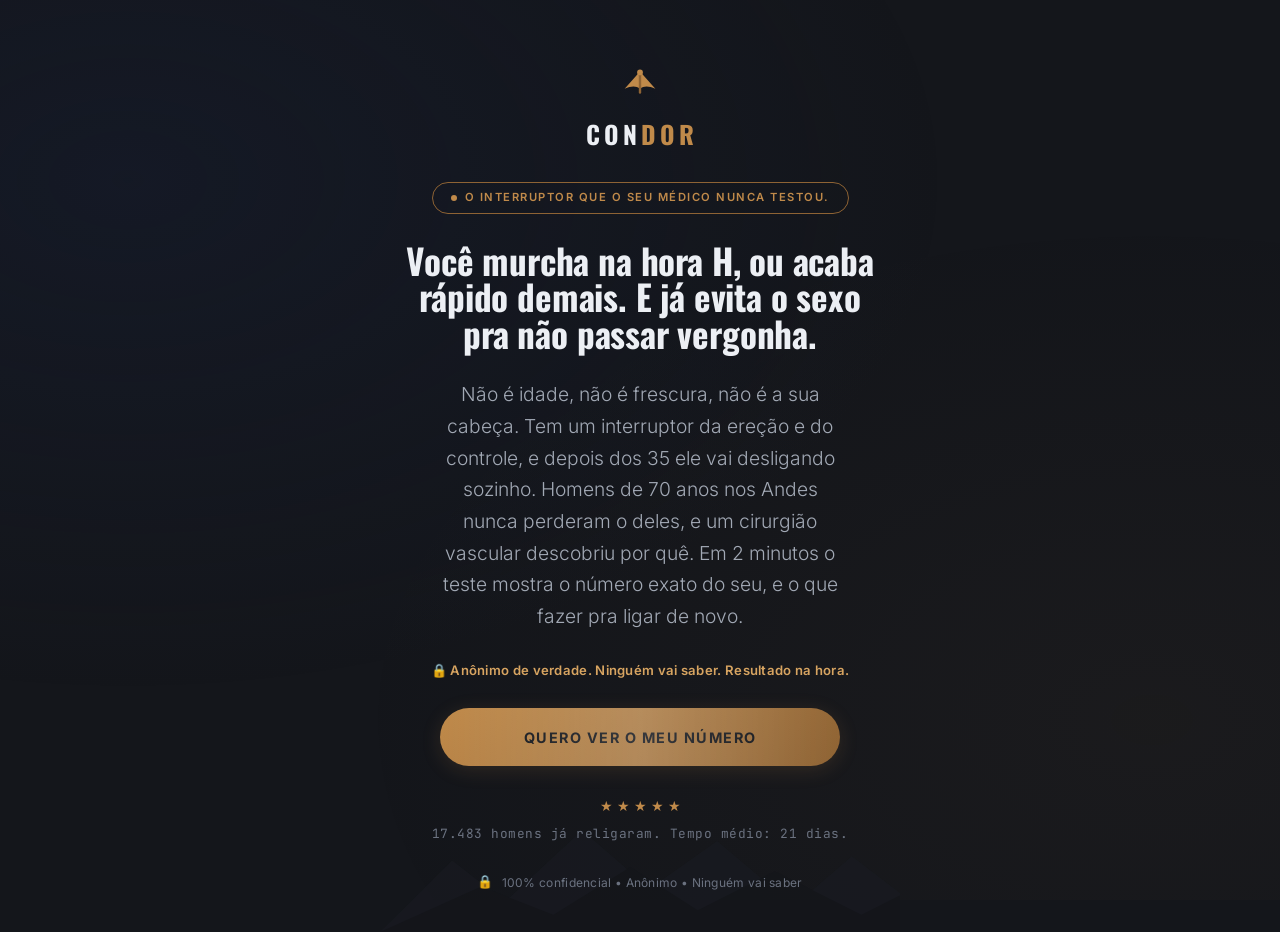
<file: index.html>
﻿<!DOCTYPE html>
<html lang="pt-BR">
<head>
<meta charset="UTF-8">
<meta name="viewport" content="width=device-width, initial-scale=1.0, maximum-scale=1.0, user-scalable=no">
<meta name="facebook-domain-verification" content="43udrjmhtpvce4czygckc2gttlgjyl" />
<title>CONDOR | O interruptor que desliga depois dos 35 (e como religar em 21 dias)</title>
<meta name="description" content="Você não fica duro e termina rápido. Não é idade: é um interruptor que desligou depois dos 35. Teste anônimo de 2 minutos mede o quanto o seu já desligou.">
<meta name="robots" content="noindex, nofollow">
<meta name="theme-color" content="#14161B">
<link rel="icon" href="data:image/svg+xml,<svg xmlns='http://www.w3.org/2000/svg' viewBox='0 0 100 100'><text y='.9em' font-size='90'>⚡</text></svg>">
<link rel="preconnect" href="https://fonts.googleapis.com">
<link rel="preconnect" href="https://fonts.gstatic.com" crossorigin>
<link href="https://fonts.googleapis.com/css2?family=Oswald:wght@500;600;700&display=swap" rel="stylesheet">

<!-- Preconnect ao endpoint Stape (encurta TTFB do GTM custom container) -->
<link rel="preconnect" href="https://data.desconecta.shop" crossorigin>
<link rel="dns-prefetch" href="https://data.desconecta.shop">

<!-- VORTX tracking stub (inline, síncrono): gera SCK + captura fbclid/utm ANTES do GTM disparar gtm.js.
     Crítico para Stape Store Writer e dedupe Ticto CAPI. -->
<script>(function(){"use strict";window.dataLayer=window.dataLayer||[];try{var u=new URLSearchParams(location.search),f=u.get("fbclid");if(f){sessionStorage.setItem("vx_fbclid",f);sessionStorage.setItem("vx_fbc","fb.1."+Date.now()+"."+f);}var tt=u.get("ttclid");if(tt)sessionStorage.setItem("vx_ttclid",tt);["utm_source","utm_medium","utm_campaign","utm_content","utm_term"].forEach(function(k){var v=u.get(k);if(v)sessionStorage.setItem("vx_"+k,v);});}catch(e){}function gSck(){return"br_"+Date.now().toString(36)+"_"+Math.random().toString(36).substr(2,9)+Math.random().toString(36).substr(2,4);}window.vortxGetOrCreateSck=function(){try{var s=sessionStorage.getItem("vx_sck");if(s)return s;s=gSck();sessionStorage.setItem("vx_sck",s);return s;}catch(e){if(!window.__vx_sck)window.__vx_sck=gSck();return window.__vx_sck;}};try{window.vortxGetOrCreateSck();}catch(e){}function eId(n){return n+"_"+Date.now()+"_"+Math.random().toString(36).substr(2,9);}window.vortxGetAttribution=function(){try{var p={},fc=sessionStorage.getItem("vx_fbclid"),fb=sessionStorage.getItem("vx_fbc");if(fc)p.fbclid=fc;if(fb)p.fbc=fb;var tc=sessionStorage.getItem("vx_ttclid");if(tc)p.ttclid=tc;var tp=(document.cookie.match(/(?:^|;\s*)_ttp=([^;]+)/)||[])[1];if(tp)p.ttp=decodeURIComponent(tp);var fp=(document.cookie.match(/(?:^|;\s*)_fbp=([^;]+)/)||[])[1];if(fp)p.fbp=decodeURIComponent(fp);["utm_source","utm_medium","utm_campaign","utm_content","utm_term"].forEach(function(k){var v=sessionStorage.getItem("vx_"+k);if(v)p[k]=v;});return p;}catch(e){return{};}};window.vortxTrack=function(n,p){try{p=p||{};window.dataLayer.push(Object.assign({event:n,event_id:p._eventId||eId(n),sck:window.vortxGetOrCreateSck(),attribution:window.vortxGetAttribution()},p));}catch(e){}};window.vortxTrackSync=function(n,p){try{p=p||{};var i=p._eventId||eId(n);window.dataLayer.push(Object.assign({event:n,event_id:i,sck:window.vortxGetOrCreateSck(),attribution:window.vortxGetAttribution()},p));return i;}catch(e){return null;}};window.vortxEnsureTracking=function(){};window.vortxIsLegitimateConversionPage=function(){try{var p=new URLSearchParams(location.search);if(p.get("src")==="vortx_funnel")return true;var r=document.referrer||"";if(/ticto\.com\.br|payment\.ticto|checkout\.ticto|lastlink\.com/i.test(r))return true;if(r.indexOf(location.origin)===0)return true;return false;}catch(e){return false;}};})();</script>

<!-- Google Tag Manager (Stape Custom Loader first-party) -->
<script>(function(w,d,s,l,i){w[l]=w[l]||[];w[l].push({'gtm.start':new Date().getTime(),event:'gtm.js'});var f=d.getElementsByTagName(s)[0],j=d.createElement(s);j.async=true;j.src="https://data.desconecta.shop/76tifylkies.js?"+i;f.parentNode.insertBefore(j,f);})(window,document,'script','dataLayer','9d=GgFULDg0SyI%2FXCE4Wy0sTwVYW0VdXwIHTgEMGA8WCAwQEQhFHxEJGQ%3D%3D');</script>
<!-- End Google Tag Manager -->

<style>@font-face{font-family:'Playfair Display Fallback';src:local('Georgia');size-adjust:112%;ascent-override:90%;descent-override:22%;line-gap-override:0%}@font-face{font-family:'Inter Fallback';src:local('Arial');size-adjust:107%;ascent-override:90%;descent-override:22%;line-gap-override:0%}@font-face{font-family:'Playfair Display';font-style:normal;font-weight:700;font-display:swap;src:url('/fonts/playfair-display-latin-700-normal.woff2') format('woff2')}@font-face{font-family:'Inter';font-style:normal;font-weight:400;font-display:swap;src:url('/fonts/inter-latin-400-normal.woff2') format('woff2')}@font-face{font-family:'Inter';font-style:normal;font-weight:700;font-display:swap;src:url('/fonts/inter-latin-700-normal.woff2') format('woff2')}:root{--bg-primary:#14161B;--bg-secondary:#181B21;--bg-card:rgba(255,255,255,0.04);--bg-card-hover:rgba(255,255,255,0.07);--bg-card-selected:rgba(192,138,74,0.08);--bg-input:rgba(255,255,255,0.05);--bg-interstitial:#161922;--gold:#C08A4A;--gold-light:#D7A461;--gold-dark:#8E6334;--gold-glow:rgba(192,138,74,0.16);--gold-subtle:rgba(192,138,74,0.06);--text-primary:#ECEFF4;--text-secondary:#A2A9B5;--text-muted:#6B7280;--text-gold:#C08A4A;--border-default:rgba(255,255,255,0.06);--border-hover:rgba(255,255,255,0.12);--border-selected:rgba(192,138,74,0.5);--status-critical:#D2553F;--status-attention:#C8893C;--status-moderate:#C08A4A;--status-good:#4CAF6A;--radius-card:20px;--radius-btn:50px;--radius-sm:12px;--radius-md:16px;--radius-lg:24px;--radius-full:50%;--font-display:'Oswald','Arial Narrow',sans-serif;--font-body:'Inter','Inter Fallback',-apple-system,sans-serif;--font-mono:'JetBrains Mono',monospace;--transition:250ms ease;--transition-slow:400ms cubic-bezier(0.16,1,0.3,1)}*,::after,::before{margin:0;padding:0;box-sizing:border-box}html{font-size:16px;-webkit-font-smoothing:antialiased}body{font-family:var(--font-body);background:var(--bg-primary);color:var(--text-primary);line-height:1.6;min-height:100vh;overflow-x:hidden}body::before{content:'';position:fixed;inset:0;background:radial-gradient(ellipse at 10% 20%,rgba(22,33,62,.3) 0,transparent 50%),radial-gradient(ellipse at 90% 80%,rgba(192,138,74,.04) 0,transparent 50%);pointer-events:none;z-index:0;contain:strict}a{color:var(--gold);text-decoration:none}.app-container{position:relative;z-index:1;min-height:100vh}.screen{display:none;min-height:100vh;min-height:100dvh;padding:24px 20px;max-width:520px;margin:0 auto;width:100%;flex-direction:column}.screen.active{display:flex}.gate{text-align:center;justify-content:center;align-items:center;gap:28px;padding:60px 20px 40px}.gate-logo{font-family:var(--font-body);font-weight:700;font-size:1.1rem;letter-spacing:8px;color:var(--gold);text-transform:uppercase}.gate-logo span{display:inline-block;width:6px;height:6px;background:var(--gold);border-radius:var(--radius-full);margin-left:3px;vertical-align:middle}.gate-badge{display:inline-flex;align-items:center;gap:8px;padding:6px 18px;border:1px solid var(--border-default);border-radius:var(--radius-btn);font-size:.7rem;font-weight:600;color:var(--text-secondary);letter-spacing:1.5px;text-transform:uppercase}.gate-badge::before{content:'';width:6px;height:6px;border-radius:var(--radius-full);background:var(--gold);animation:2s ease-in-out infinite pulse}.gate-headline{font-family:var(--font-display);font-weight:700;font-size:clamp(1.65rem,6vw,2.2rem);line-height:1.2;color:var(--text-primary);max-width:480px}.gate-subheadline{font-size:clamp(1.1rem,3.2vw,1.2rem);font-weight:300;color:var(--text-secondary);max-width:400px;line-height:1.65}.gate-timer-strip{font-size:.82rem;font-weight:600;color:var(--gold-light);letter-spacing:.3px;line-height:1.5}.gate-social-proof{display:flex;flex-direction:column;align-items:center;gap:6px}.stars{display:flex;gap:3px;color:var(--gold);font-size:.9rem}.gate-social-count{font-family:var(--font-mono);font-size:.8rem;color:var(--text-muted);letter-spacing:.5px}.gate-privacy{display:flex;align-items:center;gap:8px;font-size:.75rem;color:var(--text-muted);letter-spacing:.3px}.gate-privacy::before{content:'🔒';font-size:.8rem}.btn-cta{display:flex;align-items:center;justify-content:center;padding:18px 40px;background:linear-gradient(135deg,var(--gold),var(--gold-dark));color:var(--bg-primary);font-family:var(--font-body);font-weight:700;font-size:.9rem;letter-spacing:1.5px;text-transform:uppercase;border:none;border-radius:var(--radius-btn);cursor:pointer;transition:all var(--transition);width:100%;max-width:400px;margin:0 auto;min-height:58px;position:relative;overflow:hidden;box-shadow:0 4px 20px var(--gold-glow)}.btn-cta::after{content:'';position:absolute;top:0;left:0;width:100%;height:100%;background:linear-gradient(90deg,transparent,rgba(255,255,255,.15),transparent);animation:4s ease-in-out infinite shimmer;will-change:transform}@keyframes pulse{0%,100%{opacity:.4;transform:scale(1)}50%{opacity:1;transform:scale(1.3)}}@keyframes shimmer{0%{transform:translateX(-100%)}100%,40%{transform:translateX(100%)}}</style>

<!-- Fontes acima-do-fold (gate): Playfair 700 = LCP serif, Inter 400 = subheadline, Inter 700 = logo + CTA -->
<link rel="preload" href="/fonts/playfair-display-latin-700-normal.woff2" as="font" type="font/woff2" crossorigin>
<link rel="preload" href="/fonts/inter-latin-400-normal.woff2" as="font" type="font/woff2" crossorigin>
<link rel="preload" href="/fonts/inter-latin-700-normal.woff2" as="font" type="font/woff2" crossorigin>

<!-- styles.css carregado sem bloquear render. fonts.css é carregado depois do `load` (não é
     necessário para o gate: as @font-face dos fontes acima-do-fold estão inline acima). -->
<link rel="preload" href="css/styles.min.css?v=21" as="style" onload="this.onload=null;this.rel='stylesheet'">
<noscript><link rel="stylesheet" href="css/styles.min.css?v=21"></noscript>
<noscript><link rel="stylesheet" href="/fonts/fonts.css"></noscript>

<!-- Gate Altitude: assinatura visual (brasao condor, serra, wordmark) acima-do-fold -->
<style>
.gate{position:relative;overflow:hidden}
.gate>*:not(.gate-ridge){position:relative;z-index:1}
.gate-ridge{position:absolute;left:0;bottom:0;width:100%;height:130px;opacity:.55;z-index:0;pointer-events:none}
.gate-logo{display:block!important;width:100%!important;text-align:center!important;letter-spacing:0!important}
.gate-mark{display:block!important;margin:0 auto 8px auto!important;width:46px;height:46px}
.gate-wordmark{display:inline-block!important;margin:0 auto!important}
.gate-wordmark{font-family:var(--font-display);font-weight:700;font-size:1.55rem;letter-spacing:.16em;text-transform:uppercase;color:var(--text-primary)}
.gate-wordmark b{color:var(--gold);font-weight:700}
.gate-badge{border-color:var(--gold-dark);color:var(--gold)}
.gate-headline{font-family:var(--font-display);letter-spacing:-0.005em;line-height:1.04}
.alt-ridge{position:absolute;left:0;bottom:0;width:100%;height:120px;opacity:.45;z-index:0;pointer-events:none}
.alt-mark{display:block;width:44px;height:44px;margin:4px auto 16px}
.result-screen,.pricing-screen{position:relative;overflow:hidden}
.result-screen>*:not(.alt-ridge),.pricing-screen>*:not(.alt-ridge){position:relative;z-index:1}
/* logo do gate empilhada e centralizada (condor em cima, wordmark embaixo) */
/* mata a regra antiga .gate-logo span{width:6px} (pontinho do VORTX) que espremia o wordmark */
.gate-wordmark{padding-left:.16em;text-align:center;width:auto!important;height:auto!important;background:none!important;border-radius:0!important;margin-left:0!important;vertical-align:baseline!important}
/* medidor como protagonista: tira a cara de quiz (esconde fases + contador) */
.progress-phases,.progress-phase-labels{display:none!important}
#progress-step-counter{display:none!important}
.progress-inner{margin-bottom:2px}
.block-meter{padding:2px 2px 5px!important}
.block-meter-label{font-size:.64rem!important;letter-spacing:.18em!important;color:var(--text-secondary)!important}
.block-meter-track{height:14px!important}
.block-meter-value{font-size:.98rem!important}
</style>
</head>
<body>
  <div class="app-container">

    <section id="gate" class="screen gate active">
      <svg class="gate-ridge" viewBox="0 0 1080 120" preserveAspectRatio="none" aria-hidden="true"><path d="M0 120 L150 54 L260 92 L420 26 L560 80 L700 36 L860 96 L980 50 L1080 84 L1080 120 Z" fill="#1A1D23"/><path d="M0 120 L210 78 L360 104 L520 60 L660 100 L820 64 L1000 104 L1080 86 L1080 120 Z" fill="#14161B"/></svg>
      <div class="gate-logo">
        <svg class="gate-mark" viewBox="0 0 48 48" fill="none" aria-hidden="true"><path d="M24 12 L40 30 C33 27 28 27 24 30 C20 27 15 27 8 30 Z" fill="#C08A4A"/><path d="M24 16 L24 34" stroke="#8E6334" stroke-width="2.5" stroke-linecap="round"/><circle cx="24" cy="13" r="3" fill="#C08A4A"/></svg>
        <span class="gate-wordmark">CON<b>DOR</b></span>
      </div>
      <div class="gate-badge">O interruptor que o seu médico nunca testou.</div>
      <h1 class="gate-headline">Você murcha na hora H, ou acaba rápido demais. E já evita o sexo pra não passar vergonha.</h1>
      <p class="gate-subheadline">Não é idade, não é frescura, não é a sua cabeça. Tem um interruptor da ereção e do controle, e depois dos 35 ele vai desligando sozinho. Homens de 70 anos nos Andes nunca perderam o deles, e um cirurgião vascular descobriu por quê. Em 2 minutos o teste mostra o número exato do seu, e o que fazer pra ligar de novo.</p>
      <div class="gate-timer-strip">🔒 Anônimo de verdade. Ninguém vai saber. Resultado na hora.</div>
      <button class="btn-cta" id="btn-start">QUERO VER O MEU NÚMERO</button>
      <div class="gate-social-proof">
        <div class="stars">★ ★ ★ ★ ★</div>
        <span class="gate-social-count">17.483 homens já religaram. Tempo médio: 21 dias.</span>
      </div>
      <div class="gate-privacy">100% confidencial • Anônimo • Ninguém vai saber</div>
    </section>

    <div class="progress-bar-container" id="progress-bar" style="display: none;">
      <div class="progress-inner">
        <button class="progress-back-btn" id="btn-back" aria-label="Voltar">‹</button>
        <div style="flex:1">
          <div class="progress-phases" id="progress-phases"></div>
          <div class="progress-phase-labels" id="progress-labels"></div>
        </div>
      </div>
      <div class="block-meter" id="block-meter" aria-hidden="true">
        <div class="block-meter-label">O QUANTO SEU INTERRUPTOR DESLIGOU</div>
        <div class="block-meter-track"><div class="block-meter-fill" id="block-meter-fill"></div></div>
        <div class="block-meter-value" id="block-meter-value">0%</div>
      </div>
    </div>

    <section id="quiz" class="screen quiz-screen">
      <div id="step-container" class="step-container"></div>
    </section>
    <section id="interstitial" class="screen interstitial"></section>
    <section id="bridge" class="screen bridge-screen"></section>
    <section id="loading" class="screen loading-screen"></section>
    <section id="result" class="screen result-screen"></section>
    <section id="protocol" class="screen protocol-screen"></section>
    <section id="pricing" class="screen pricing-screen"></section>
    <section id="thankyou" class="screen thankyou-screen"></section>

  </div>

  <!-- Lazy-loader do quiz engine: só carrega 108KB de JS quando o usuário demonstrar intenção
       (pointerdown/touchstart/mouseenter no CTA) ou no primeiro idle window pós-load.
       Isso elimina ~700-1200ms de TBT no PSI mobile sem afetar UX.

       Como app.js só inicializa via document.addEventListener("DOMContentLoaded", init) e o
       evento já passou no momento em que esse script é injetado, interceptamos o registro
       desse listener e o disparamos manualmente após o app.js terminar de parsear.
       Não tocamos em app.js: toda lógica fica no boot loader. -->
  <script>
  (function(){
    // Carrega fonts.css (pesos não-críticos: Inter 300/500/600, Playfair 400/600, JetBrains Mono)
    // depois que a página fica interativa. As fontes do gate já estão inline no <head>.
    function loadFontsCss(){
      var l=document.createElement('link');
      l.rel='stylesheet'; l.href='/fonts/fonts.css'; l.media='print';
      l.onload=function(){this.media='all';this.onload=null;};
      document.head.appendChild(l);
    }
    if(document.readyState==='complete') loadFontsCss();
    else window.addEventListener('load', loadFontsCss, {once:true});

    var loading=false, ready=false, queuedClick=false;
    function load(){
      if(loading) return; loading=true;
      var s1=document.createElement('script');
      s1.src='js/quiz-data.min.js?v=29';
      s1.onload=function(){
        // Patch escopado: captura o DOMContentLoaded handler do app.js sem registrá-lo.
        // Restaurado imediatamente após o onload do app.js para não afetar o restante da página.
        var origAdd=document.addEventListener, capturedInit=null;
        document.addEventListener=function(ev,fn,opts){
          if(ev==='DOMContentLoaded' && typeof fn==='function' && !capturedInit){
            capturedInit=fn; return;
          }
          return origAdd.call(this,ev,fn,opts);
        };
        var s2=document.createElement('script');
        s2.src='js/app.min.js?v=43';
        s2.onload=function(){
          document.addEventListener=origAdd;
          if(capturedInit){
            try{ capturedInit.call(document,new Event('DOMContentLoaded')); }catch(e){}
          }
          ready=true;
          if(queuedClick){
            queuedClick=false;
            var b=document.getElementById('btn-start');
            if(b) b.click();
          }
        };
        document.body.appendChild(s2);
      };
      document.body.appendChild(s1);
    }
    // Intent-based prefetch: começa a baixar antes do click acontecer
    ['pointerdown','touchstart','mouseenter','focus'].forEach(function(ev){
      document.addEventListener(ev, function(e){
        if(e.target && e.target.closest && e.target.closest('#btn-start')) load();
      }, {passive:true, capture:true});
    });
    // Click-fallback: se scripts não terminaram, segura o click e re-dispara após load
    document.addEventListener('click', function(e){
      if(e.target && e.target.closest && e.target.closest('#btn-start') && !ready){
        queuedClick=true; load();
        e.preventDefault(); e.stopImmediatePropagation();
      }
    }, true);
    // Idle fallback: garante que engine esteja pronto mesmo se usuário ler a página por 5-10s
    if('requestIdleCallback' in window){
      requestIdleCallback(load, {timeout:4000});
    } else {
      window.addEventListener('load', function(){ setTimeout(load, 1500); });
    }
  })();
  </script>
</body>
</html>
</file>
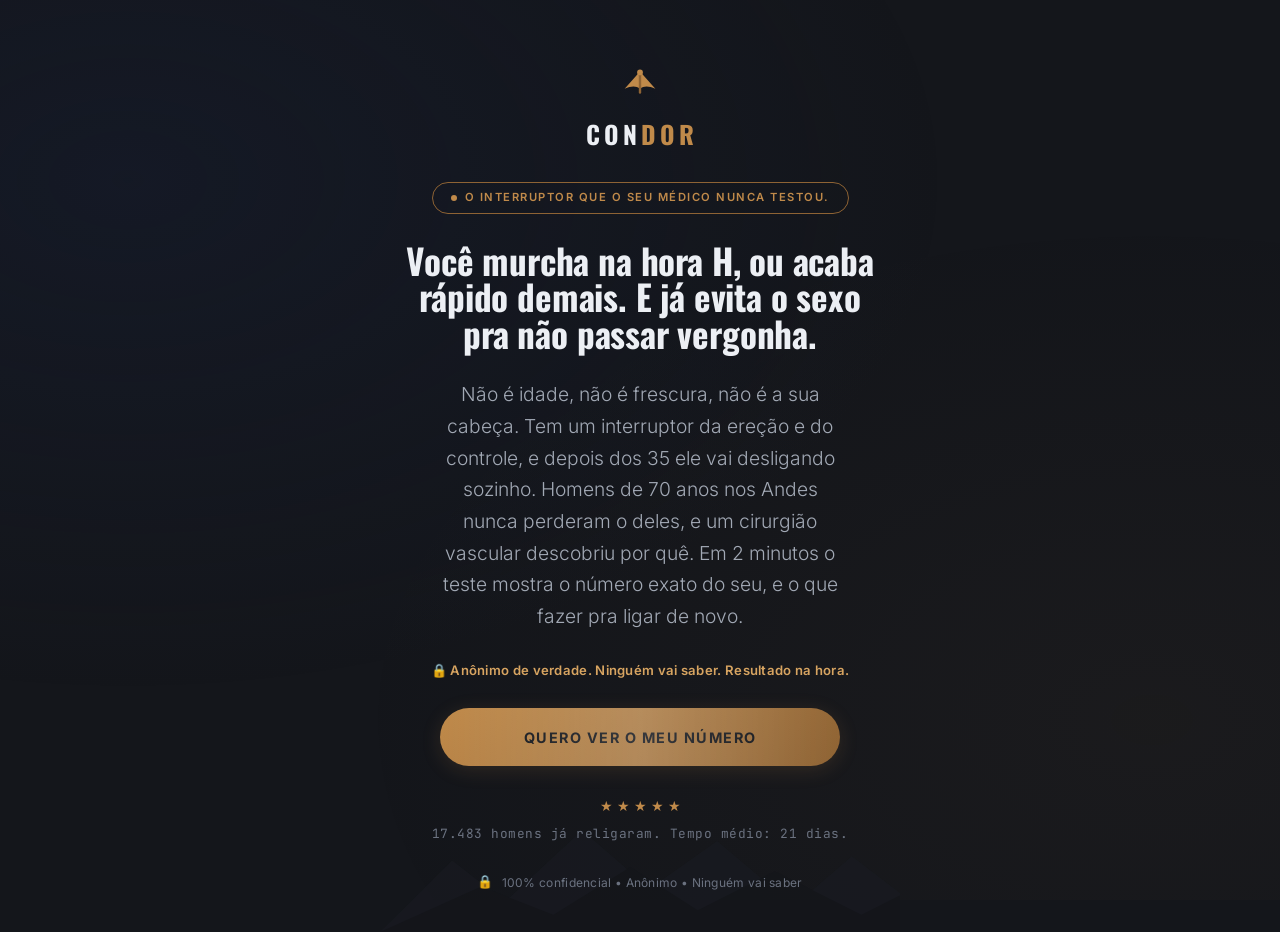
<file: acesso.html>
<!DOCTYPE html>
<html lang="pt-BR">
<head>
<!-- Google Tag Manager (Stape custom container) -->
<script>(function(w,d,s,l,i){w[l]=w[l]||[];w[l].push({'gtm.start':new Date().getTime(),event:'gtm.js'});var f=d.getElementsByTagName(s)[0],j=d.createElement(s);j.async=true;j.src="https://data.desconecta.shop/76tifylkies.js?"+i;f.parentNode.insertBefore(j,f);})(window,document,'script','dataLayer','9d=GgFULDg0SyI%2FXCE4Wy0sTwVYW0VdXwIHTgEMGA8WCAwQEQhFHxEJGQ%3D%3D');</script>
<!-- End Google Tag Manager -->
<script>
(function(){
  // VORTX Access Guard v3 — bloqueia acesso direto às thank-you pages
  // Aceita: ?src=vortx_funnel | ?transaction_id=... | referer Ticto | referer próprio site
  try {
    var params   = new URLSearchParams(window.location.search);
    var src      = params.get('src')            || '';
    var txid     = params.get('transaction_id') || '';
    var referer  = document.referrer            || '';

    // Validações aceitas (em ordem de prioridade)
    var validSrc    = src === 'vortx_funnel';
    var validTx     = txid.length >= 8;                                             // transaction_id da Ticto
    var fromTicto   = /ticto\.com\.br|payment\.ticto|checkout\.ticto|lastlink\.com/i.test(referer);
    var fromSelf    = referer.indexOf(location.origin) === 0;

    if (!validSrc && !validTx && !fromTicto && !fromSelf) {
      // Acesso direto não autorizado — redireciona para home
      window.location.replace('/');
    }
  } catch (e) {
    window.location.replace('/');
  }
})();
</script>
<meta charset="UTF-8">
<meta name="viewport" content="width=device-width, initial-scale=1.0, maximum-scale=1.0, user-scalable=no">
<title>VORTX — Acesse Seu Protocolo</title>
<meta name="robots" content="noindex, nofollow">
<link rel="icon" href="data:image/svg+xml,<svg xmlns='http://www.w3.org/2000/svg' viewBox='0 0 100 100'><text y='.9em' font-size='90'>⚡</text></svg>">
<link rel="preconnect" href="https://fonts.googleapis.com">
<link rel="preconnect" href="https://fonts.gstatic.com" crossorigin>
<link href="https://fonts.googleapis.com/css2?family=Playfair+Display:ital,wght@0,400;0,600;0,700;1,400&family=Inter:wght@300;400;500;600;700&family=JetBrains+Mono:wght@400;500;600&display=swap" rel="stylesheet">
<style>
:root{--bg:#0B0B12;--card:rgba(255,255,255,.04);--gold:#C9A84C;--gold-d:#A68B3A;--gold-sub:rgba(201,168,76,.06);--txt:#F0EDE6;--txt2:#9A978F;--txt3:#5C5A54;--brd:rgba(255,255,255,.06);--green:#4CAF6A;--r-card:20px;--r-btn:50px;--r-sm:12px;--ff-d:'Playfair Display',Georgia,serif;--ff-b:'Inter',-apple-system,sans-serif;--ff-m:'JetBrains Mono',monospace}
*,*::before,*::after{margin:0;padding:0;box-sizing:border-box}
html{font-size:16px;-webkit-font-smoothing:antialiased}
body{font-family:var(--ff-b);background:var(--bg);color:var(--txt);line-height:1.6;min-height:100vh;overflow-x:hidden;display:flex;align-items:center;justify-content:center}
body::before{content:'';position:fixed;inset:0;background:radial-gradient(ellipse at 10% 20%,rgba(22,33,62,.3) 0,transparent 50%),radial-gradient(ellipse at 90% 80%,rgba(201,168,76,.04) 0,transparent 50%);pointer-events:none;z-index:0}
.page{position:relative;z-index:1;max-width:480px;margin:0 auto;padding:60px 20px;text-align:center}

.access-icon{width:88px;height:88px;border-radius:50%;background:linear-gradient(135deg,var(--gold),var(--gold-d));display:flex;align-items:center;justify-content:center;margin:0 auto 24px;font-size:2.2rem;animation:popIn .6s cubic-bezier(.34,1.56,.64,1)}
@keyframes popIn{from{transform:scale(0);opacity:0}to{transform:scale(1);opacity:1}}

h1{font-family:var(--ff-d);font-weight:700;font-size:clamp(1.5rem,5vw,2rem);line-height:1.25;margin-bottom:8px}
h1 span{color:var(--gold)}
.sub{font-size:.95rem;color:var(--txt2);margin-bottom:32px;line-height:1.65}

.access-card{padding:24px;background:var(--card);border:1px solid var(--brd);border-radius:var(--r-card);margin-bottom:24px;text-align:left}
.access-card-title{font-size:.7rem;font-weight:700;letter-spacing:2px;text-transform:uppercase;color:var(--txt3);margin-bottom:14px;text-align:center}
.access-item{display:flex;align-items:center;gap:12px;padding:10px 0;border-bottom:1px solid var(--brd)}
.access-item:last-child{border-bottom:none}
.access-item-icon{font-size:1rem;flex-shrink:0}
.access-item-label{font-size:.88rem;color:var(--txt);flex:1}
.access-item-status{font-family:var(--ff-m);font-size:.68rem;font-weight:600;color:var(--green);background:rgba(76,175,106,.08);padding:3px 8px;border-radius:var(--r-btn);letter-spacing:.5px}

.btn{display:flex;align-items:center;justify-content:center;padding:18px 40px;background:linear-gradient(135deg,var(--gold),var(--gold-d));color:var(--bg);font-family:var(--ff-b);font-weight:700;font-size:.85rem;letter-spacing:1.5px;text-transform:uppercase;border:none;border-radius:var(--r-btn);cursor:pointer;transition:all .25s;width:100%;max-width:400px;margin:0 auto;min-height:58px;position:relative;overflow:hidden;box-shadow:0 6px 28px rgba(201,168,76,.25);text-decoration:none}
.btn:hover{transform:translateY(-2px);box-shadow:0 10px 36px rgba(201,168,76,.3)}
.btn::after{content:'';position:absolute;top:0;left:0;width:100%;height:100%;background:linear-gradient(90deg,transparent,rgba(255,255,255,.15),transparent);animation:shimmer 4s ease-in-out infinite;will-change:transform}
@keyframes shimmer{0%{transform:translateX(-100%)}40%,100%{transform:translateX(100%)}}

.note{font-size:.78rem;color:var(--txt3);margin-top:16px;line-height:1.5}
.note strong{color:var(--txt2)}

.footer{margin-top:40px}
.footer-logo{font-family:var(--ff-b);font-weight:700;font-size:.9rem;letter-spacing:6px;color:var(--gold);text-transform:uppercase;margin-bottom:6px}
.footer-logo span{display:inline-block;width:5px;height:5px;background:var(--gold);border-radius:50%;margin-left:2px;vertical-align:middle}
.footer p{font-size:.7rem;color:var(--txt3)}

.fade-up{opacity:0;transform:translateY(24px);animation:fadeUp .6s ease forwards}
@keyframes fadeUp{to{opacity:1;transform:translateY(0)}}
.d1{animation-delay:.15s}.d2{animation-delay:.3s}.d3{animation-delay:.45s}.d4{animation-delay:.6s}
</style>
    <script defer src="js/tracking-stub.min.js?v=3"></script>
</head>
<body>
<div class="page">

  <div class="access-icon fade-up">⚡</div>

  <h1 class="fade-up d1">Tudo pronto, <span id="user-name">Campeão</span>.</h1>
  <p class="sub fade-up d1">Seu pagamento foi confirmado. O acesso ao seu protocolo foi enviado para o seu e-mail e WhatsApp.</p>

  <div class="access-card fade-up d2">
    <div class="access-card-title">Seus produtos</div>
    <div class="access-item">
      <span class="access-item-icon">📋</span>
      <span class="access-item-label">Protocolo de Reversão Vascular VORTX</span>
      <span class="access-item-status">LIBERADO</span>
    </div>
    <div class="access-item" id="item-soro" style="display:none">
      <span class="access-item-icon">🧪</span>
      <span class="access-item-label">Soro Vasodilatador de 120 Minutos</span>
      <span class="access-item-status">LIBERADO</span>
    </div>
    <div class="access-item" id="item-ignicion" style="display:none">
      <span class="access-item-icon">🔥</span>
      <span class="access-item-label">Protocolo Ignição Vascular</span>
      <span class="access-item-status">LIBERADO</span>
    </div>
  </div>

  <a href="#" class="btn fade-up d3" id="btn-access">VER COMO ACESSAR MEU PROTOCOLO</a>

  <div class="note fade-up d4" id="access-msg" style="display:none;text-align:left;margin-top:18px;padding:16px 18px;background:rgba(76,175,106,.08);border:1px solid rgba(76,175,106,.25);border-radius:20px;">📧 <strong style="color:#F0EDE6">Seu acesso já foi enviado para o seu e-mail e WhatsApp.</strong> Abra a mensagem da VORTX para começar agora. Não encontrou? Confira a caixa de spam ou promoções.</div>

  <p class="note fade-up d4">O acesso também foi enviado para seu WhatsApp e email. <strong>Se não encontrar, verifique o spam.</strong></p>

  <div class="footer fade-up d4">
    <div class="footer-logo">VORTX<span></span></div>
    <p>Protocolo de Reversão Vascular Masculina</p>
  </div>

</div>
<script>
(function(){
  const p = new URLSearchParams(window.location.search);
  const n = p.get('name');
  if (n) document.getElementById('user-name').textContent = decodeURIComponent(n);

  // Mostrar produtos comprados baseado em params ou localStorage
  // Por enquanto mostra baseado em referrer ou params
  const soro = p.get('soro');
  const ignicion = p.get('ignicion');
  if (soro === 'sim') document.getElementById('item-soro').style.display = 'flex';
  if (ignicion === 'sim') document.getElementById('item-ignicion').style.display = 'flex';

  // Track funnel complete
  if(window.vortxTrack) vortxTrack('funnel_complete',{products_purchased: [
    'vortx_protocol',
    soro==='sim' ? 'soro_120' : null,
    ignicion==='sim' ? 'protocolo_ignicion' : null
  ].filter(Boolean)});

  // Área de membros (app) ainda não existe — o acesso é entregue por e-mail/WhatsApp.
  // QUANDO o app/área de membros estiver pronto: preencha MEMBERS_AREA_URL e o botão
  // passa a redirecionar automaticamente (futuro: personalizar por produto comprado).
  const MEMBERS_AREA_URL = "https://membros.desconecta.shop"; // app de membros vortx-br

  document.getElementById('btn-access').addEventListener('click', function(e){
    e.preventDefault();
    if (MEMBERS_AREA_URL) { window.location.href = MEMBERS_AREA_URL; return; }
    var msg = document.getElementById('access-msg');
    if (msg) { msg.style.display = 'block'; msg.scrollIntoView({behavior:'smooth', block:'center'}); }
  });
})();
</script>
</body>
</html>
</file>
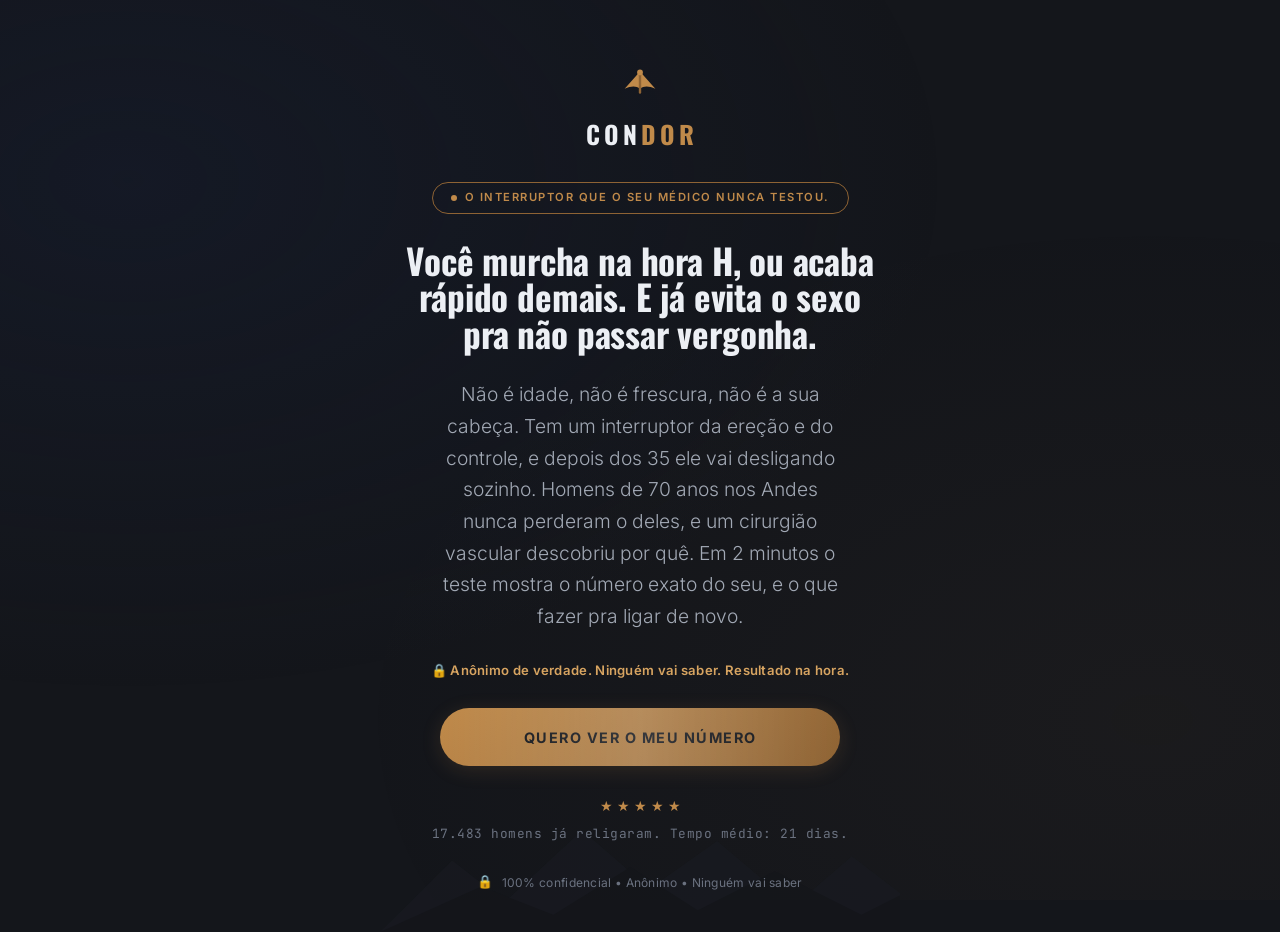
<file: aguardando.html>
<!DOCTYPE html>
<html lang="pt-BR">
<head>
<!-- Google Tag Manager (Stape custom container) -->
<script>(function(w,d,s,l,i){w[l]=w[l]||[];w[l].push({'gtm.start':new Date().getTime(),event:'gtm.js'});var f=d.getElementsByTagName(s)[0],j=d.createElement(s);j.async=true;j.src="https://data.desconecta.shop/76tifylkies.js?"+i;f.parentNode.insertBefore(j,f);})(window,document,'script','dataLayer','9d=GgFULDg0SyI%2FXCE4Wy0sTwVYW0VdXwIHTgEMGA8WCAwQEQhFHxEJGQ%3D%3D');</script>
<!-- End Google Tag Manager -->
<script>
(function(){
  // VORTX Access Guard v3 — bloqueia acesso direto às thank-you pages
  // Aceita: ?src=vortx_funnel | ?transaction_id=... | referer Ticto | referer próprio site
  try {
    var params   = new URLSearchParams(window.location.search);
    var src      = params.get('src')            || '';
    var txid     = params.get('transaction_id') || '';
    var referer  = document.referrer            || '';

    // Validações aceitas (em ordem de prioridade)
    var validSrc    = src === 'vortx_funnel';
    var validTx     = txid.length >= 8;                                             // transaction_id da Ticto
    var fromTicto   = /ticto\.com\.br|payment\.ticto|checkout\.ticto|lastlink\.com/i.test(referer);
    var fromSelf    = referer.indexOf(location.origin) === 0;

    if (!validSrc && !validTx && !fromTicto && !fromSelf) {
      // Acesso direto não autorizado — redireciona para home
      window.location.replace('/');
    }
  } catch (e) {
    window.location.replace('/');
  }
})();
</script>
<meta charset="UTF-8">
<meta name="viewport" content="width=device-width, initial-scale=1.0, maximum-scale=1.0, user-scalable=no">
<title>VORTX — Pagamento em Processamento</title>
<meta name="robots" content="noindex, nofollow">
<link rel="icon" href="data:image/svg+xml,<svg xmlns='http://www.w3.org/2000/svg' viewBox='0 0 100 100'><text y='.9em' font-size='90'>⚡</text></svg>">
<link rel="preconnect" href="https://fonts.googleapis.com">
<link rel="preconnect" href="https://fonts.gstatic.com" crossorigin>
<link href="https://fonts.googleapis.com/css2?family=Playfair+Display:ital,wght@0,400;0,600;0,700;1,400&family=Inter:wght@300;400;500;600;700&family=JetBrains+Mono:wght@400;500;600&display=swap" rel="stylesheet">
<style>
:root {
  --bg:        #0B0B12;
  --bg2:       #101018;
  --card:      rgba(255,255,255,.04);
  --card-h:    rgba(255,255,255,.07);
  --gold:      #C9A84C;
  --gold-l:    #DFC373;
  --gold-d:    #A68B3A;
  --gold-glow: rgba(201,168,76,.12);
  --gold-sub:  rgba(201,168,76,.06);
  --txt:       #F0EDE6;
  --txt2:      #9A978F;
  --txt3:      #5C5A54;
  --brd:       rgba(255,255,255,.06);
  --brd-h:     rgba(255,255,255,.12);
  --amber:     #D4940A;
  --amber-bg:  rgba(212,148,10,.08);
  --amber-brd: rgba(212,148,10,.2);
  --r-card:    20px;
  --r-btn:     50px;
  --r-sm:      12px;
  --r-md:      16px;
  --ff-d:      'Playfair Display', Georgia, serif;
  --ff-b:      'Inter', -apple-system, sans-serif;
  --ff-m:      'JetBrains Mono', monospace;
}

*, *::before, *::after { margin: 0; padding: 0; box-sizing: border-box; }
html { font-size: 16px; -webkit-font-smoothing: antialiased; }
body {
  font-family: var(--ff-b);
  background: var(--bg);
  color: var(--txt);
  line-height: 1.6;
  min-height: 100vh;
  overflow-x: hidden;
}
body::before {
  content: '';
  position: fixed;
  inset: 0;
  background:
    radial-gradient(ellipse at 10% 20%, rgba(22,33,62,.3) 0, transparent 50%),
    radial-gradient(ellipse at 90% 80%, rgba(201,168,76,.04) 0, transparent 50%);
  pointer-events: none;
  z-index: 0;
}

.page {
  position: relative;
  z-index: 1;
  max-width: 540px;
  margin: 0 auto;
  padding: 0 20px 60px;
}

/* ── HEADER ── */
.header {
  text-align: center;
  padding: 36px 0 32px;
  border-bottom: 1px solid var(--brd);
}
.logo {
  font-family: var(--ff-b);
  font-weight: 700;
  font-size: 1rem;
  letter-spacing: 7px;
  color: var(--gold);
  text-transform: uppercase;
  margin-bottom: 28px;
}
.logo span {
  display: inline-block;
  width: 5px; height: 5px;
  background: var(--gold);
  border-radius: 50%;
  margin-left: 2px;
  vertical-align: middle;
}

/* ── ÍCONE CENTRAL ── */
.icon-wrap {
  width: 80px; height: 80px;
  border-radius: 50%;
  background: var(--amber-bg);
  border: 2px solid var(--amber-brd);
  display: flex;
  align-items: center;
  justify-content: center;
  margin: 0 auto 20px;
  animation: breathe 2.5s ease-in-out infinite;
}
.icon-wrap svg {
  width: 36px; height: 36px;
}
@keyframes breathe {
  0%, 100% { transform: scale(1);    box-shadow: 0 0 0   0   rgba(212,148,10,.15); }
  50%       { transform: scale(1.05); box-shadow: 0 0 24px 8px rgba(212,148,10,.12); }
}

.status-badge {
  display: inline-flex;
  align-items: center;
  gap: 8px;
  padding: 6px 18px;
  background: var(--amber-bg);
  border: 1px solid var(--amber-brd);
  border-radius: var(--r-btn);
  font-family: var(--ff-m);
  font-size: .65rem;
  font-weight: 700;
  color: var(--amber);
  letter-spacing: 2px;
  text-transform: uppercase;
  margin-bottom: 20px;
}
.status-badge::before {
  content: '';
  width: 7px; height: 7px;
  border-radius: 50%;
  background: var(--amber);
  animation: blink 1.4s ease-in-out infinite;
}
@keyframes blink {
  0%, 100% { opacity: .3; }
  50%       { opacity: 1;  }
}

.header h1 {
  font-family: var(--ff-d);
  font-weight: 700;
  font-size: clamp(1.5rem, 5vw, 2rem);
  line-height: 1.25;
  margin-bottom: 10px;
}
.header h1 em {
  color: var(--gold-l);
  font-style: normal;
}
.header p {
  font-size: .92rem;
  color: var(--txt2);
  max-width: 400px;
  margin: 0 auto;
  line-height: 1.65;
}

/* ── INSTRUÇÕES PIX / BOLETO ── */
.instructions {
  padding: 28px 0 0;
  display: flex;
  flex-direction: column;
  gap: 12px;
}
.instructions-title {
  font-family: var(--ff-m);
  font-size: .65rem;
  font-weight: 700;
  letter-spacing: 2.5px;
  text-transform: uppercase;
  color: var(--txt3);
  margin-bottom: 4px;
}

.step-card {
  display: flex;
  align-items: flex-start;
  gap: 16px;
  padding: 18px 20px;
  background: var(--card);
  border: 1px solid var(--brd);
  border-radius: var(--r-card);
  transition: border-color .25s;
}
.step-card:hover { border-color: var(--brd-h); }

.step-num {
  font-family: var(--ff-m);
  font-size: .75rem;
  font-weight: 700;
  color: var(--gold);
  width: 36px; height: 36px;
  display: flex;
  align-items: center;
  justify-content: center;
  background: var(--gold-sub);
  border-radius: var(--r-sm);
  flex-shrink: 0;
}
.step-body {}
.step-title {
  font-weight: 600;
  font-size: .9rem;
  margin-bottom: 3px;
}
.step-desc {
  font-size: .78rem;
  color: var(--txt3);
  line-height: 1.5;
}

/* ── ALERTA DE TIEMPO ── */
.time-alert {
  margin-top: 24px;
  padding: 20px;
  background: var(--amber-bg);
  border: 1px solid var(--amber-brd);
  border-radius: var(--r-md);
  display: flex;
  gap: 14px;
  align-items: flex-start;
}
.time-alert-icon {
  font-size: 1.3rem;
  line-height: 1;
  flex-shrink: 0;
  margin-top: 2px;
}
.time-alert-text {
  font-size: .84rem;
  color: var(--txt2);
  line-height: 1.6;
}
.time-alert-text strong {
  color: var(--amber);
  display: block;
  margin-bottom: 4px;
  font-size: .85rem;
}

/* ── CONTADOR ── */
.timer-block {
  margin-top: 24px;
  text-align: center;
  padding: 22px;
  background: var(--card);
  border: 1px solid var(--brd);
  border-radius: var(--r-card);
}
.timer-label {
  font-size: .7rem;
  font-weight: 600;
  letter-spacing: 2px;
  text-transform: uppercase;
  color: var(--txt3);
  margin-bottom: 10px;
}
.timer-display {
  font-family: var(--ff-m);
  font-size: 2.6rem;
  font-weight: 700;
  color: var(--gold);
  letter-spacing: 4px;
  line-height: 1;
}
.timer-sub {
  font-size: .72rem;
  color: var(--txt3);
  margin-top: 8px;
}

/* ── DIVIDER ── */
.divider {
  display: flex;
  align-items: center;
  gap: 16px;
  padding: 32px 0;
  color: var(--txt3);
  font-size: .65rem;
  letter-spacing: 2px;
  text-transform: uppercase;
  font-weight: 700;
}
.divider::before, .divider::after {
  content: '';
  flex: 1;
  height: 1px;
  background: linear-gradient(90deg, transparent, var(--brd), transparent);
}

/* ── FAQ ── */
.faq { display: flex; flex-direction: column; gap: 10px; }
.faq-item {
  padding: 16px 20px;
  background: var(--card);
  border: 1px solid var(--brd);
  border-radius: var(--r-card);
}
.faq-q {
  font-weight: 600;
  font-size: .85rem;
  margin-bottom: 6px;
  color: var(--txt);
}
.faq-a {
  font-size: .78rem;
  color: var(--txt3);
  line-height: 1.6;
}

/* ── SOPORTE ── */
.support-block {
  margin-top: 24px;
  padding: 20px;
  background: var(--gold-sub);
  border: 1px solid rgba(201,168,76,.15);
  border-radius: var(--r-md);
  text-align: center;
}
.support-block p {
  font-size: .82rem;
  color: var(--txt2);
  margin-bottom: 12px;
  line-height: 1.55;
}
.btn-support {
  display: inline-flex;
  align-items: center;
  justify-content: center;
  gap: 8px;
  padding: 12px 28px;
  background: linear-gradient(135deg, var(--gold), var(--gold-d));
  color: var(--bg);
  font-family: var(--ff-b);
  font-weight: 700;
  font-size: .78rem;
  letter-spacing: 1.2px;
  text-transform: uppercase;
  border: none;
  border-radius: var(--r-btn);
  cursor: pointer;
  text-decoration: none;
  transition: opacity .2s;
}
.btn-support:hover { opacity: .88; }

/* ── FOOTER ── */
.footer {
  text-align: center;
  padding: 32px 0 0;
  border-top: 1px solid var(--brd);
  margin-top: 40px;
}
.footer-logo {
  font-family: var(--ff-b);
  font-weight: 700;
  font-size: .85rem;
  letter-spacing: 6px;
  color: var(--gold);
  text-transform: uppercase;
  margin-bottom: 6px;
}
.footer-logo span {
  display: inline-block;
  width: 5px; height: 5px;
  background: var(--gold);
  border-radius: 50%;
  margin-left: 2px;
  vertical-align: middle;
}
.footer p { font-size: .68rem; color: var(--txt3); }

/* ── PIX específico ── */
.pix-section {
  display: none;
  flex-direction: column;
  gap: 12px;
  margin-top: 4px;
}
.pix-section.visible { display: flex; }
.pix-code-wrap {
  padding: 16px 20px;
  background: var(--card);
  border: 1px solid var(--brd);
  border-radius: var(--r-md);
}
.pix-code-label {
  font-size: .68rem;
  font-weight: 700;
  letter-spacing: 2px;
  text-transform: uppercase;
  color: var(--txt3);
  margin-bottom: 8px;
}
.pix-code-value {
  font-family: var(--ff-m);
  font-size: .78rem;
  color: var(--gold-l);
  word-break: break-all;
  line-height: 1.6;
}
.btn-copy {
  display: flex;
  align-items: center;
  justify-content: center;
  gap: 8px;
  width: 100%;
  padding: 14px;
  background: transparent;
  border: 1px solid var(--gold-d);
  border-radius: var(--r-btn);
  color: var(--gold);
  font-family: var(--ff-b);
  font-weight: 600;
  font-size: .82rem;
  letter-spacing: .8px;
  cursor: pointer;
  transition: all .2s;
  margin-top: 4px;
}
.btn-copy:hover { background: var(--gold-sub); }
.btn-copy.copied { color: #4CAF6A; border-color: rgba(76,175,106,.4); }
</style>
  <script defer src="js/tracking-stub.min.js?v=3"></script>
</head>
<body>
<div class="page">

  <!-- HEADER -->
  <div class="header">
    <div class="logo">VORTX<span></span></div>

    <div class="icon-wrap">
      <!-- reloj de arena animado -->
      <svg viewBox="0 0 36 36" fill="none" xmlns="http://www.w3.org/2000/svg">
        <path d="M10 4h16M10 32h16M12 4v6l6 8-6 8v6M24 4v6l-6 8 6 8v6" stroke="#D4940A" stroke-width="2" stroke-linecap="round" stroke-linejoin="round"/>
        <circle cx="18" cy="18" r="3" fill="#D4940A" opacity=".5">
          <animate attributeName="opacity" values="0.3;1;0.3" dur="1.4s" repeatCount="indefinite"/>
        </circle>
      </svg>
    </div>

    <div class="status-badge">Pagamento em verificação</div>

    <h1>Seu pedido está sendo<br><em>processado</em></h1>
    <p id="header-sub">Recebemos sua solicitação de pagamento. Assim que for confirmado, o acesso ao protocolo é enviado automaticamente para seu <strong>email de compra</strong>.</p>
  </div>

  <!-- INSTRUCCIONES -->
  <div class="instructions">
    <p class="instructions-title">O que fazer agora?</p>

    <!-- PIX (mostrado se for PIX) -->
    <div class="pix-section" id="pix-section">
      <div class="pix-code-wrap" id="pix-code-wrap" style="display:none;">
        <div class="pix-code-label">Código PIX Copia e Cola</div>
        <div class="pix-code-value" id="pix-code-value">—</div>
        <button class="btn-copy" id="btn-copy" onclick="copyPix()">
          📋 Copiar código PIX
        </button>
      </div>

      <div class="step-card">
        <div class="step-num">01</div>
        <div class="step-body">
          <div class="step-title">Abra seu app bancário</div>
          <div class="step-desc">Vá em PIX → Pagar com código → Cole o código acima.</div>
        </div>
      </div>
      <div class="step-card">
        <div class="step-num">02</div>
        <div class="step-body">
          <div class="step-title">Confirme o pagamento</div>
          <div class="step-desc">O valor é exatamente o que você viu ao finalizar a compra.</div>
        </div>
      </div>
      <div class="step-card">
        <div class="step-num">03</div>
        <div class="step-body">
          <div class="step-title">Aguarde a confirmação</div>
          <div class="step-desc">O acesso chega no seu email de compra em menos de 5 minutos após o pagamento.</div>
        </div>
      </div>
    </div>

    <!-- General / Tarjeta en análisis -->
    <div id="general-steps">
      <div class="step-card">
        <div class="step-num">01</div>
        <div class="step-body">
          <div class="step-title">Não feche essa aba</div>
          <div class="step-desc">Se você pagou, a confirmação chega em minutos. Verifique seu email de compra.</div>
        </div>
      </div>
      <div class="step-card">
        <div class="step-num">02</div>
        <div class="step-body">
          <div class="step-title">Verifique seu email de compra</div>
          <div class="step-desc">O acesso ao protocolo é enviado automaticamente para o número que você informou no quiz.</div>
        </div>
      </div>
      <div class="step-card">
        <div class="step-num">03</div>
        <div class="step-body">
          <div class="step-title">Se o pagamento não chegar em 30 min</div>
          <div class="step-desc">Fale com nosso suporte com seu número de pedido. Resolvemos na hora.</div>
        </div>
      </div>
    </div>
  </div>

  <!-- TIMER PIX -->
  <div class="timer-block" id="timer-block">
    <div class="timer-label">Tempo para concluir o pagamento</div>
    <div class="timer-display" id="countdown">30:00</div>
    <div class="timer-sub">O código expira se não for usado nesse tempo</div>
  </div>

  <!-- ALERTA -->
  <div class="time-alert">
    <div class="time-alert-icon">⚠️</div>
    <div class="time-alert-text">
      <strong>Seu acesso está reservado</strong>
      Assim que o pagamento for confirmado, o protocolo é liberado imediatamente. O preço especial está garantido para esse pedido.
    </div>
  </div>

  <div class="divider">Perguntas frequentes</div>

  <!-- FAQ -->
  <div class="faq">
    <div class="faq-item">
      <div class="faq-q">Quanto tempo leva para o acesso chegar?</div>
      <div class="faq-a">Para pagamentos com cartão aprovados na hora: menos de 5 minutos. Para PIX: até 5 minutos após o pagamento. Para análise de crédito: até 24 horas úteis.</div>
    </div>
    <div class="faq-item">
      <div class="faq-q">Paguei mas não recebi nada. O que faço?</div>
      <div class="faq-a">Verifique se o email que você usou na compra está correto. Se passaram mais de 30 minutos e nada chegou, veja a pasta de spam ou fale com o suporte com o número do seu pedido.</div>
    </div>
    <div class="faq-item">
      <div class="faq-q">Posso acessar pelo celular e pelo computador?</div>
      <div class="faq-a">Sim. O protocolo funciona em qualquer dispositivo. O acesso é enviado por email e você pode abrir em qualquer dispositivo.</div>
    </div>
    <div class="faq-item">
      <div class="faq-q">E se eu quiser cancelar?</div>
      <div class="faq-a">Você tem 30 dias de garantia total. Se não estiver satisfeito com os resultados, devolvemos 100% sem perguntas.</div>
    </div>
  </div>

  <!-- SOPORTE -->
  <div class="support-block">
    <p>Teve algum problema com o pagamento ou está com dúvidas? Nossa equipe responde em menos de 10 minutos.</p>
    <a href="https://wa.me/5565981389919?text=Olá,%20tive%20um%20problema%20com%20meu%20pagamento%20do%20VORTX" class="btn-support" id="btn-support" target="_blank" rel="noopener">
      💬 Falar com o suporte agora
    </a>
  </div>

  <!-- FOOTER -->
  <div class="footer">
    <div class="footer-logo">VORTX<span></span></div>
    <p>Protocolo de Reversão Vascular Masculina</p>
  </div>

</div>

<!-- Tracking -->
<script>
(function () {
  var p    = new URLSearchParams(window.location.search);
  var name = p.get('name') ? decodeURIComponent(p.get('name')) : null;
  var type = (p.get('type') || '').toLowerCase(); // 'pix' | 'boleto' | '' = análise
  var pixCode = p.get('pix') || null;

  // ── Personaliza o nome ─────────────────────────────────────
  if (name) {
    document.querySelector('.header h1').innerHTML =
      name + ', seu pedido está sendo<br><em>processado</em>';
    document.getElementById('header-sub').textContent =
      name + ', recebemos sua solicitação de pagamento. Assim que for confirmado, o acesso ao protocolo é enviado automaticamente para seu email de compra.';
  }

  // ── Adapta conteúdo ao tipo de pagamento ──────────────────
  if (type === 'pix') {
    document.getElementById('pix-section').classList.add('visible');
    // Mostrar código PIX se vier na URL
    if (pixCode) {
      document.getElementById('pix-code-wrap').style.display = 'block';
      document.getElementById('pix-code-value').textContent = decodeURIComponent(pixCode);
    }
    document.getElementById('general-steps').style.display = 'none';
  } else if (type === 'analise') {
    document.getElementById('timer-block').style.display = 'none';
    document.querySelector('.instructions-title').textContent = 'Sua compra está em análise';
  } else {
    // Cartão ou padrão — sem timer de PIX
    document.getElementById('timer-block').style.display = 'none';
  }

  // ── Timer PIX 30 minutos ────────────────────────────────────
  if (type === 'pix') {
    var sec = 30 * 60;
    var el  = document.getElementById('countdown');
    var iv  = setInterval(function () {
      sec--;
      if (sec <= 0) { clearInterval(iv); el.textContent = '00:00'; el.style.color = '#C44B4B'; return; }
      var m = Math.floor(sec / 60), s = sec % 60;
      el.textContent = String(m).padStart(2, '0') + ':' + String(s).padStart(2, '0');
      if (sec <= 300) el.style.color = '#C44B4B'; // últimos 5min = vermelho
    }, 1000);
  }

  // ── Tracking: página de aguardando (custom, não Purchase) ──
  if (window.vortxTrack) {
    vortxTrack('payment_pending', {
      type:     type || 'unknown',
      plan:     p.get('plan') || 'vitalicio',
      value:    Number(p.get('value')) || 37,
      currency: 'BRL'
    });
  }
})();

// ── Copiar código PIX ─────────────────────────────────────────
function copyPix() {
  var code = document.getElementById('pix-code-value').textContent;
  if (!code || code === '—') return;
  navigator.clipboard.writeText(code).then(function () {
    var btn = document.getElementById('btn-copy');
    btn.textContent = '✓ Copiado';
    btn.classList.add('copied');
    setTimeout(function () {
      btn.textContent = '📋 Copiar código PIX';
      btn.classList.remove('copied');
    }, 3000);
  });
}
</script>

</body>
</html>
</file>
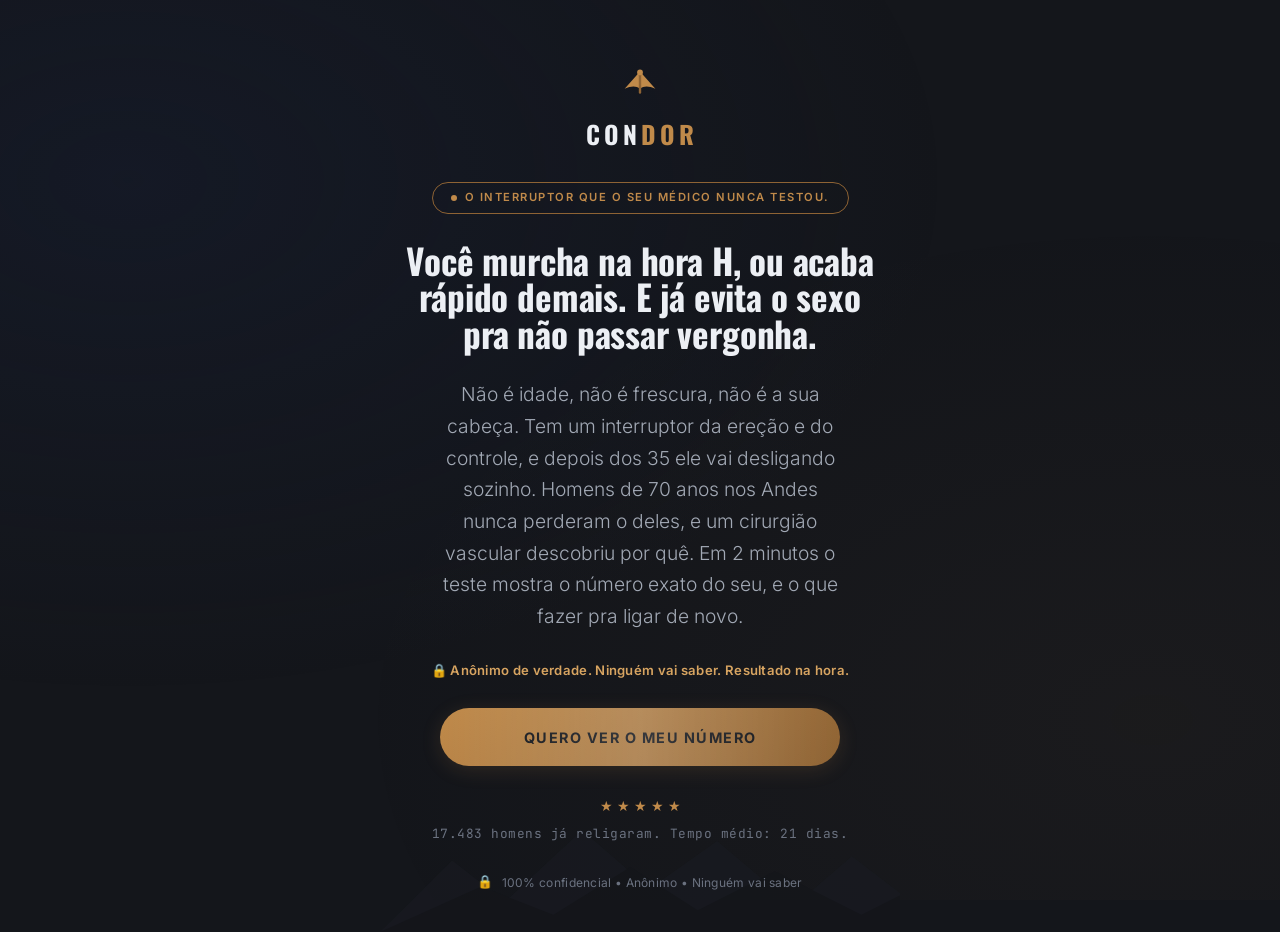
<file: cross-sell.html>
<!DOCTYPE html>
<html lang="pt-BR">
<head>
<!-- Google Tag Manager (Stape custom container) -->
<script>(function(w,d,s,l,i){w[l]=w[l]||[];w[l].push({'gtm.start':new Date().getTime(),event:'gtm.js'});var f=d.getElementsByTagName(s)[0],j=d.createElement(s);j.async=true;j.src="https://data.desconecta.shop/76tifylkies.js?"+i;f.parentNode.insertBefore(j,f);})(window,document,'script','dataLayer','9d=GgFULDg0SyI%2FXCE4Wy0sTwVYW0VdXwIHTgEMGA8WCAwQEQhFHxEJGQ%3D%3D');</script>
<!-- End Google Tag Manager -->
<!-- Ticto One-Click Funnel (flow oficial VORTX) -->
<script src="https://midas.ticto.app/oneclickbuy.js?flow=205183b0-c660-4ffd-8992-8a0e2d62b223.109796" async></script>
<script>
(function(){
  // VORTX Access Guard v3 — bloqueia acesso direto às thank-you pages
  // Aceita: ?src=vortx_funnel | ?transaction_id=... | referer Ticto | referer próprio site
  try {
    var params   = new URLSearchParams(window.location.search);
    var src      = params.get('src')            || '';
    var txid     = params.get('transaction_id') || '';
    var referer  = document.referrer            || '';

    // Validações aceitas (em ordem de prioridade)
    var validSrc    = src === 'vortx_funnel';
    var validTx     = txid.length >= 8;                                             // transaction_id da Ticto
    var fromTicto   = /ticto\.com\.br|payment\.ticto|checkout\.ticto|ticto\.app|lastlink\.com/i.test(referer);
    var fromSelf    = referer.indexOf(location.origin) === 0;

    if (!validSrc && !validTx && !fromTicto && !fromSelf) {
      // Acesso direto não autorizado — redireciona para home
      window.location.replace('/');
    }
  } catch (e) {
    window.location.replace('/');
  }
})();
</script>
<meta charset="UTF-8">
<meta name="viewport" content="width=device-width, initial-scale=1.0, maximum-scale=1.0, user-scalable=no">
<title>VORTX | Última Oferta</title>
<meta name="robots" content="noindex, nofollow">
<link rel="icon" href="data:image/svg+xml,<svg xmlns='http://www.w3.org/2000/svg' viewBox='0 0 100 100'><text y='.9em' font-size='90'>⚡</text></svg>">
<link rel="preconnect" href="https://fonts.googleapis.com">
<link rel="preconnect" href="https://fonts.gstatic.com" crossorigin>
<link href="https://fonts.googleapis.com/css2?family=Playfair+Display:ital,wght@0,400;0,600;0,700;1,400&family=Inter:wght@300;400;500;600;700&family=JetBrains+Mono:wght@400;500;600&display=swap" rel="stylesheet">
<style>
:root{--bg:#0B0B12;--card:rgba(255,255,255,.04);--gold:#C9A84C;--gold-l:#DFC373;--gold-d:#A68B3A;--gold-sub:rgba(201,168,76,.06);--txt:#F0EDE6;--txt2:#9A978F;--txt3:#5C5A54;--brd:rgba(255,255,255,.06);--brd-h:rgba(255,255,255,.12);--red:#C44B4B;--green:#4CAF6A;--amber:#D4940A;--r-card:20px;--r-btn:50px;--r-sm:12px;--r-md:16px;--ff-d:'Playfair Display',Georgia,serif;--ff-b:'Inter',-apple-system,sans-serif;--ff-m:'JetBrains Mono',monospace}
*,*::before,*::after{margin:0;padding:0;box-sizing:border-box}
html{font-size:16px;-webkit-font-smoothing:antialiased}
body{font-family:var(--ff-b);background:var(--bg);color:var(--txt);line-height:1.6;min-height:100vh;overflow-x:hidden}
body::before{content:'';position:fixed;inset:0;background:radial-gradient(ellipse at 10% 20%,rgba(22,33,62,.3) 0,transparent 50%),radial-gradient(ellipse at 90% 80%,rgba(201,168,76,.04) 0,transparent 50%);pointer-events:none;z-index:0}
.page{position:relative;z-index:1;max-width:540px;margin:0 auto;padding:0 20px}

/* HEADER */
.cross-timer{text-align:center;margin-bottom:24px}
.cross-timer-badge{display:inline-flex;align-items:center;gap:8px;padding:8px 20px;background:rgba(212,148,10,.08);border:1px solid rgba(212,148,10,.2);border-radius:var(--r-btn);font-family:var(--ff-m);font-size:.85rem;font-weight:600;color:var(--amber)}
.cross-header{text-align:center;padding:48px 0 32px}
.cross-header .icon{font-size:3rem;width:80px;height:80px;display:flex;align-items:center;justify-content:center;background:rgba(201,168,76,.06);border:1px solid rgba(201,168,76,.2);border-radius:50%;margin:0 auto 20px;animation:pulse 3s ease-in-out infinite}
@keyframes pulse{0%,100%{opacity:.6;transform:scale(1)}50%{opacity:1;transform:scale(1.08)}}
.cross-header .tag{display:inline-block;font-family:var(--ff-m);font-size:.6rem;font-weight:700;letter-spacing:3px;text-transform:uppercase;color:var(--gold);margin-bottom:10px}
.cross-header h1{font-family:var(--ff-d);font-weight:700;font-size:clamp(1.4rem,5vw,1.8rem);line-height:1.25;margin-bottom:10px}
.cross-header h1 em{color:#F0D78C;font-style:normal}
.cross-header .sub{font-size:.9rem;color:var(--txt2);line-height:1.65;max-width:440px;margin:0 auto}

/* CONTEXT BLOCK */
.context{padding:18px 20px;border-left:3px solid var(--gold);background:rgba(201,168,76,.04);border-radius:0 var(--r-sm) var(--r-sm) 0;margin-bottom:24px}
.context p{font-size:.88rem;color:var(--txt2);line-height:1.65;margin:0}
.context strong{color:var(--txt)}

/* FEATURES */
.features{display:flex;flex-direction:column;gap:10px;margin-bottom:24px}
.feat{display:flex;align-items:flex-start;gap:14px;padding:16px 18px;background:var(--card);border:1px solid var(--brd);border-radius:var(--r-card);text-align:left}
.feat-icon{font-size:1.2rem;width:38px;height:38px;display:flex;align-items:center;justify-content:center;background:var(--gold-sub);border-radius:var(--r-sm);flex-shrink:0}
.feat-title{font-weight:600;font-size:.88rem;margin-bottom:2px}
.feat-desc{font-size:.8rem;color:var(--txt2);line-height:1.5}

/* COMPARISON */
.comparison{margin-bottom:24px;overflow:hidden;border-radius:var(--r-card);border:1px solid var(--brd)}
.comparison-row{display:flex;padding:12px 16px;align-items:center;gap:12px;font-size:.82rem}
.comparison-row:nth-child(odd){background:var(--card)}
.comparison-row:nth-child(even){background:rgba(255,255,255,.02)}
.comparison-label{flex:1;color:var(--txt2)}
.comparison-no{color:var(--red);font-weight:600;font-size:.75rem;text-align:center;min-width:60px}
.comparison-yes{color:var(--green);font-weight:600;font-size:.75rem;text-align:center;min-width:60px}
.comparison-header{display:flex;padding:10px 16px;background:rgba(201,168,76,.06);font-size:.68rem;font-weight:700;letter-spacing:1.5px;text-transform:uppercase;color:var(--txt3)}
.comparison-header span:first-child{flex:1}
.comparison-header span{text-align:center;min-width:60px}

/* TESTIMONIAL */
.testi{padding:18px 20px;background:var(--card);border:1px solid var(--brd);border-radius:var(--r-card);margin-bottom:24px;text-align:left}
.testi-head{display:flex;align-items:center;gap:12px;margin-bottom:10px}
.testi-avatar{width:44px;height:44px;border-radius:50%;overflow:hidden;flex-shrink:0}
.testi-avatar img{width:100%;height:100%;object-fit:cover}
.testi-name{font-weight:600;font-size:.82rem}.testi-stars{color:var(--gold);font-size:.65rem;margin-top:2px}
.testi-text{font-size:.82rem;color:var(--txt2);line-height:1.6;font-style:italic}

/* PRICE */
.price-block{text-align:center;margin-bottom:20px}
.price-compare{display:flex;align-items:center;justify-content:center;gap:12px;margin-bottom:4px}
.price-old{font-family:var(--ff-m);font-size:1rem;color:var(--txt3);text-decoration:line-through}
.price-arrow{color:var(--gold);font-size:.9rem}
.price-new{font-family:var(--ff-m);font-size:2.4rem;font-weight:700;color:var(--gold);line-height:1}
.price-new small{font-size:.9rem;font-weight:400;color:var(--txt3)}
.price-saving{font-size:.78rem;color:var(--green);font-weight:600;margin-top:4px}
.price-sub{font-size:.72rem;color:var(--txt3);margin-top:2px}

/* GUARANTEE */
.guarantee{padding:16px 18px;background:var(--card);border:1px solid rgba(201,168,76,.2);border-radius:var(--r-card);text-align:center;margin-bottom:20px}
.guarantee-icon{font-size:1.4rem;margin-bottom:4px}
.guarantee-title{font-weight:600;font-size:.85rem;margin-bottom:4px}
.guarantee-text{font-size:.78rem;color:var(--txt2);line-height:1.6}

/* CTA */
.btn{display:flex;align-items:center;justify-content:center;padding:18px 40px;background:linear-gradient(135deg,var(--gold),var(--gold-d));color:var(--bg);font-family:var(--ff-b);font-weight:700;font-size:.85rem;letter-spacing:1.5px;text-transform:uppercase;border:none;border-radius:var(--r-btn);cursor:pointer;transition:all .25s;width:100%;max-width:480px;margin:0 auto;min-height:60px;position:relative;overflow:hidden;box-shadow:0 6px 28px rgba(201,168,76,.25);text-decoration:none;flex-direction:column;line-height:1.3}
.btn:hover{transform:translateY(-2px);box-shadow:0 10px 36px rgba(201,168,76,.3)}
.btn:active{transform:translateY(0)}
.btn::after{content:'';position:absolute;top:0;left:0;width:100%;height:100%;background:linear-gradient(90deg,transparent,rgba(255,255,255,.15),transparent);animation:shimmer 4s ease-in-out infinite;will-change:transform}
@keyframes shimmer{0%{transform:translateX(-100%)}40%,100%{transform:translateX(100%)}}
.btn-price{font-size:1.3rem;margin-top:2px}
.btn-sub{font-size:.72rem;color:var(--txt3);text-align:center;margin-top:10px}
.btn-skip{display:block;text-align:center;margin:20px auto 0;font-size:.78rem;color:var(--txt3);cursor:pointer;letter-spacing:.3px;transition:color .25s;border:none;background:none;font-family:var(--ff-b);padding:8px;width:100%;text-decoration:none}
.btn-skip:hover{color:var(--txt2)}

/* FOOTER */
.footer{text-align:center;padding:32px 0 40px;border-top:1px solid var(--brd);margin-top:48px}
.footer-logo{font-family:var(--ff-b);font-weight:700;font-size:.9rem;letter-spacing:6px;color:var(--gold);text-transform:uppercase;margin-bottom:6px}
.footer-logo span{display:inline-block;width:5px;height:5px;background:var(--gold);border-radius:50%;margin-left:2px;vertical-align:middle}
.footer p{font-size:.7rem;color:var(--txt3)}

.fade-up{opacity:0;transform:translateY(24px);animation:fadeUp .6s ease forwards}
@keyframes fadeUp{to{opacity:1;transform:translateY(0)}}
.d1{animation-delay:.1s}.d2{animation-delay:.2s}.d3{animation-delay:.3s}.d4{animation-delay:.4s}.d5{animation-delay:.5s}.d6{animation-delay:.6s}.d7{animation-delay:.7s}
</style>
    <script defer src="js/tracking-stub.min.js?v=3"></script>
</head>
<body>
<div class="page">

  <!-- HEADER -->
  <div class="cross-header fade-up">
    <div class="icon">⚡</div>
    <div class="tag">⚡ ACELERADOR DO PROTOCOLO VORTX</div>
    <h1>Comece a sentir <em>já na primeira semana</em>, em vez de esperar em silêncio</h1>
    <p class="sub" id="cross-sub"></p>
  </div>

  <!-- TIMER -->
  <div class="cross-timer fade-up d1">
    <div class="cross-timer-badge">⏱ Essa oferta expira em <span id="cross-timer">05:00</span></div>
  </div>

  <!-- BRIDGE LINE -->
  <div class="context fade-up" style="border-left-color:#C9A84C;margin-bottom:16px;">
    <p>O protocolo reconstrói o fluxo dia após dia. <strong>O Soro dispara o óxido nítrico desde o dia 1 e te dá o empurrão inicial, enquanto o protocolo ainda está construindo. Não substitui nada do que você comprou. Acelera.</strong></p>
  </div>

  <!-- CONTEXTO ADAPTIVO -->
  <div class="context fade-up d1" id="cross-context"></div>

  <!-- FEATURES -->
  <div class="features fade-up d2">
    <div class="feat">
      <div class="feat-icon">🫀</div>
      <div><div class="feat-title">Suco de Beterraba</div><div class="feat-desc">Vasodilatador natural: o nitrato da beterraba é o combustível que o corpo usa pra abrir os vasos e deixar o sangue passar com pressão.</div></div>
    </div>
    <div class="feat">
      <div class="feat-icon">🍉</div>
      <div><div class="feat-title">Extrato de Melancia + L-Arginina</div><div class="feat-desc">Precursores de citrulina e óxido nítrico: a dupla que relaxa a parede do vaso e enche de sangue, o mesmo mecanismo do protocolo, vindo do copo.</div></div>
    </div>
    <div class="feat">
      <div class="feat-icon">🔒</div>
      <div><div class="feat-title">O 4º ingrediente (o catalisador)</div><div class="feat-desc">O que não está no Google: o ingrediente que potencializa os outros três, mais a dose exata e o timing sincronizados com os dias do seu protocolo.</div></div>
    </div>
    <div class="feat">
      <div class="feat-icon">⏱️</div>
      <div><div class="feat-title">Pronto em 3 minutos, na sua cozinha</div><div class="feat-desc">Sem fórmula, sem receita, sem farmácia. Você prepara antes da hora e toma. O empurrão de fluxo no mesmo dia, enquanto o protocolo constrói o resto.</div></div>
    </div>
  </div>

  <!-- COMPARAÇÃO -->
  <div class="comparison fade-up d3">
    <div class="comparison-header"><span>Na primeira semana de protocolo</span><span>Só VORTX</span><span>+ Soro</span></div>
    <div class="comparison-row"><span class="comparison-label">Empurrão de fluxo já no dia 1</span><span class="comparison-no">✗</span><span class="comparison-yes">✓</span></div>
    <div class="comparison-row"><span class="comparison-label">Primeiros sinais na primeira semana</span><span class="comparison-no">✗</span><span class="comparison-yes">✓</span></div>
    <div class="comparison-row"><span class="comparison-label">Óxido nítrico disparado direto do copo</span><span class="comparison-no">✗</span><span class="comparison-yes">✓</span></div>
    <div class="comparison-row"><span class="comparison-label">Prova rápida de que está funcionando</span><span class="comparison-no">✗</span><span class="comparison-yes">✓</span></div>
    <div class="comparison-row"><span class="comparison-label">Menos tempo esperando em silêncio</span><span class="comparison-no">✗</span><span class="comparison-yes">✓</span></div>
  </div>

  <!-- DEPOIMENTO -->
  <div class="testi fade-up d4" style="text-align:center;">
    <img src="img/soro-depoimento.webp" alt="Conversa real: a esposa percebendo a diferenca na primeira semana" width="300" height="533" loading="lazy" decoding="async" style="width:300px;max-width:80%;height:auto;border-radius:16px;display:block;margin:0 auto;">
    <span class="testi-badge" style="display:inline-block;margin-top:14px;">Primeiros sinais já na primeira semana</span>
  </div>

  <!-- PREÇO -->
  <div class="price-block fade-up d5">
    <div class="price-compare"><span class="price-old">R$ 67</span><span class="price-arrow">→</span><div class="price-new"><small>R$</small> 27</div></div>
    <div class="price-saving">Condição de cliente, só nesta página, porque você já tem o VORTX</div>
    <div class="price-sub">Pagamento único • Fica pronto em 3 minutos • Acesso imediato</div>
  </div>

  <!-- GARANTIA -->
  <div class="guarantee fade-up d5">
    <div class="guarantee-icon">🛡️</div>
    <div class="guarantee-title">Garantia de 30 dias</div>
    <p class="guarantee-text">Faça o soro do jeito certo por 7 dias. Se a firmeza e o fluxo não melhorarem, devolvo tudo. Sem perguntas.</p>
  </div>

  <!-- CTA -->
  <div class="fade-up d6">
    <button type="button" class="btn ticto-upsell-button" id="btn-cross" data-fallback-offer="O8EEBBCC0">SIM, QUERO DAR A LARGADA<span class="btn-price">+ R$ 27</span></button>
    <p class="btn-sub">Adicionado ao seu pedido • Fica pronto em 3 minutos • Garantia 30 dias</p>
    <button type="button" class="btn-skip ticto-refuse-button" id="btn-skip-final">Não, prefiro começar sem a largada →</button>
  </div>

  <div class="footer"><div class="footer-logo">VORTX<span></span></div><p>Protocolo de Reversão Vascular Masculina</p></div>
</div>

<script>
(function(){
  // Timer
  let sec=5*60;const timerEl=document.getElementById('cross-timer');
  const timerIv=setInterval(()=>{sec--;if(sec<=0){clearInterval(timerIv);sec=0}const m=Math.floor(sec/60),s=sec%60;timerEl.textContent=String(m).padStart(2,'0')+':'+String(s).padStart(2,'0');if(sec<=60)timerEl.style.color='#C44B4B'},1e3);

  const p = new URLSearchParams(window.location.search);
  const soro = p.get('soro');
  const n = p.get('name');

  // Sub (personaliza com o nome se vier)
  const subEl = document.getElementById('cross-sub');
  const ctxEl = document.getElementById('cross-context');
  const voc = n ? decodeURIComponent(n) + ', enquanto' : 'Enquanto';
  subEl.textContent = voc + ' o protocolo reconstrói o fluxo dia após dia, o Soro te dá o empurrão de circulação já no dia 1. Você sente progresso na primeira semana, em vez de esperar em silêncio pra ver se funciona.';
  ctxEl.innerHTML = '<p>O VORTX funciona por acúmulo: constrói o fluxo ao longo das semanas. <strong>O Soro funciona por ativação: dispara o óxido nítrico cedo e te dá os primeiros sinais enquanto o protocolo ainda está construindo.</strong> Juntos: largada rápida com construção sólida. É pronto em 3 minutos, na sua cozinha.</p>';

  // Track cross-sell view (Soro)
  var isLegit = window.vortxIsLegitimateConversionPage ? window.vortxIsLegitimateConversionPage() : true;
  if (isLegit) { if(window.vortxTrack) vortxTrack('crosssell_view',{product:'soro_120',value:27}); }

  document.getElementById('btn-cross').addEventListener('click', function(){
    if (window.vortxTrackSync) {
      window.vortxTrackSync('crosssell_accept', {value:27, currency:'BRL', product:'soro_120'});
    } else if (window.vortxTrack) {
      window.vortxTrack('crosssell_accept', {value:27, currency:'BRL', product:'soro_120'});
    }
  });

  document.getElementById('btn-skip-final').addEventListener('click', function(){
    if (window.vortxTrack) window.vortxTrack('crosssell_decline', {product:'soro_120'});
  });
})();
</script>



</body>
</html>
</file>
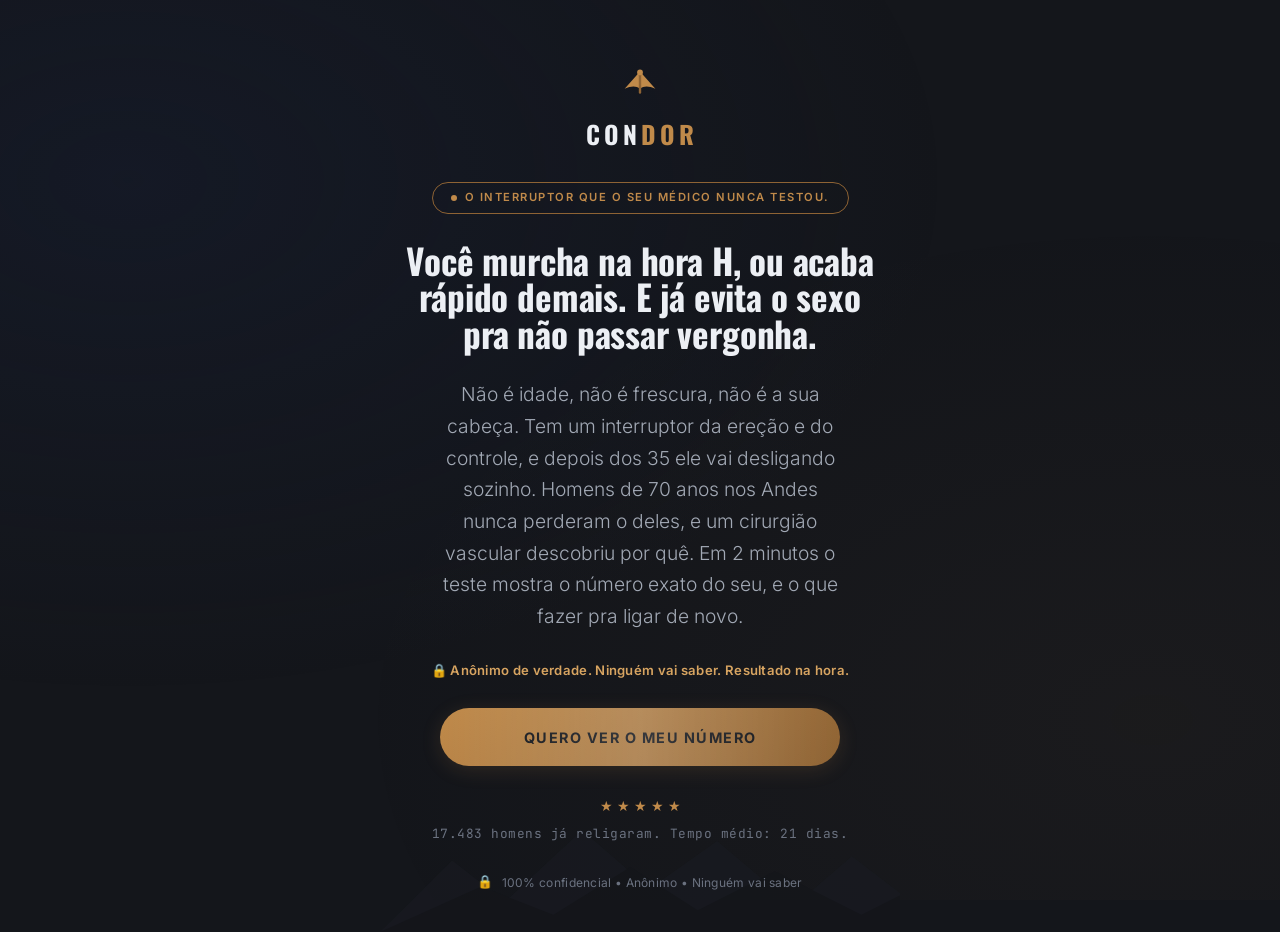
<file: downsell.html>
<!DOCTYPE html>
<html lang="pt-BR">
<head>
<!-- Google Tag Manager (Stape custom container) -->
<script>(function(w,d,s,l,i){w[l]=w[l]||[];w[l].push({'gtm.start':new Date().getTime(),event:'gtm.js'});var f=d.getElementsByTagName(s)[0],j=d.createElement(s);j.async=true;j.src="https://data.desconecta.shop/76tifylkies.js?"+i;f.parentNode.insertBefore(j,f);})(window,document,'script','dataLayer','9d=GgFULDg0SyI%2FXCE4Wy0sTwVYW0VdXwIHTgEMGA8WCAwQEQhFHxEJGQ%3D%3D');</script>
<!-- End Google Tag Manager -->
<!-- Ticto One-Click Funnel (flow oficial VORTX) -->
<script src="https://midas.ticto.app/oneclickbuy.js?flow=205183b0-c660-4ffd-8992-8a0e2d62b223.109796" async></script>
<script>
(function(){
  // VORTX Access Guard v3 — bloqueia acesso direto às thank-you pages
  // Aceita: ?src=vortx_funnel | ?transaction_id=... | referer Ticto | referer próprio site
  try {
    var params   = new URLSearchParams(window.location.search);
    var src      = params.get('src')            || '';
    var txid     = params.get('transaction_id') || '';
    var referer  = document.referrer            || '';

    // Validações aceitas (em ordem de prioridade)
    var validSrc    = src === 'vortx_funnel';
    var validTx     = txid.length >= 8;                                             // transaction_id da Ticto
    var fromTicto   = /ticto\.com\.br|payment\.ticto|checkout\.ticto|ticto\.app|lastlink\.com/i.test(referer);
    var fromSelf    = referer.indexOf(location.origin) === 0;

    if (!validSrc && !validTx && !fromTicto && !fromSelf) {
      // Acesso direto não autorizado — redireciona para home
      window.location.replace('/');
    }
  } catch (e) {
    window.location.replace('/');
  }
})();
</script>
<meta charset="UTF-8">
<meta name="viewport" content="width=device-width, initial-scale=1.0, maximum-scale=1.0, user-scalable=no">
<title>VORTX | Espera, última oportunidade</title>
<meta name="robots" content="noindex, nofollow">
<link rel="icon" href="data:image/svg+xml,<svg xmlns='http://www.w3.org/2000/svg' viewBox='0 0 100 100'><text y='.9em' font-size='90'>⚡</text></svg>">
<link rel="preconnect" href="https://fonts.googleapis.com">
<link rel="preconnect" href="https://fonts.gstatic.com" crossorigin>
<link href="https://fonts.googleapis.com/css2?family=Playfair+Display:ital,wght@0,400;0,600;0,700;1,400&family=Inter:wght@300;400;500;600;700&family=JetBrains+Mono:wght@400;500;600&display=swap" rel="stylesheet">
<style>
:root{--bg:#0B0B12;--card:rgba(255,255,255,.04);--gold:#C9A84C;--gold-l:#DFC373;--gold-d:#A68B3A;--gold-sub:rgba(201,168,76,.06);--txt:#F0EDE6;--txt2:#9A978F;--txt3:#5C5A54;--brd:rgba(255,255,255,.06);--green:#4CAF6A;--red:#C44B4B;--amber:#D4940A;--r-card:20px;--r-btn:50px;--r-sm:12px;--ff-d:'Playfair Display',Georgia,serif;--ff-b:'Inter',-apple-system,sans-serif;--ff-m:'JetBrains Mono',monospace}
*,*::before,*::after{margin:0;padding:0;box-sizing:border-box}
html{font-size:16px;-webkit-font-smoothing:antialiased}
body{font-family:var(--ff-b);background:var(--bg);color:var(--txt);line-height:1.6;min-height:100vh;overflow-x:hidden}
body::before{content:'';position:fixed;inset:0;background:radial-gradient(ellipse at 10% 20%,rgba(22,33,62,.3) 0,transparent 50%),radial-gradient(ellipse at 90% 80%,rgba(201,168,76,.04) 0,transparent 50%);pointer-events:none;z-index:0}
.page{position:relative;z-index:1;max-width:540px;margin:0 auto;padding:0 20px 60px}
.header{text-align:center;padding:48px 0 28px}
.header .icon{font-size:2.8rem;width:72px;height:72px;display:flex;align-items:center;justify-content:center;background:rgba(196,75,75,.08);border:1px solid rgba(196,75,75,.2);border-radius:50%;margin:0 auto 20px}
.header .tag{display:inline-block;font-family:var(--ff-m);font-size:.6rem;font-weight:700;letter-spacing:3px;text-transform:uppercase;color:var(--red);margin-bottom:10px;padding:4px 12px;border:1px solid rgba(196,75,75,.3);border-radius:var(--r-btn)}
.header h1{font-family:var(--ff-d);font-weight:700;font-size:clamp(1.4rem,5vw,1.9rem);line-height:1.25;margin-bottom:10px}
.header h1 em{color:#F0D78C;font-style:normal}
.header .sub{font-size:.9rem;color:var(--txt2);line-height:1.65;max-width:440px;margin:0 auto}
.alert-box{padding:20px;background:rgba(196,75,75,.06);border:1px solid rgba(196,75,75,.2);border-radius:var(--r-card);margin-bottom:28px}
.alert-box p{font-size:.92rem;color:var(--txt);line-height:1.7}
.alert-box strong{color:var(--red)}
.offer-card{background:var(--card);border:1px solid rgba(201,168,76,.3);border-radius:var(--r-card);padding:24px;margin-bottom:24px}
.offer-card-title{font-size:.68rem;font-weight:700;letter-spacing:2px;text-transform:uppercase;color:var(--txt3);text-align:center;margin-bottom:16px}
.offer-item{display:flex;align-items:center;gap:12px;padding:10px 0;border-bottom:1px solid var(--brd)}
.offer-item:last-child{border-bottom:none}
.offer-item-icon{font-size:1rem;flex-shrink:0}
.offer-item-text{font-size:.88rem;color:var(--txt2)}
.offer-item-text strong{color:var(--txt)}
.price-block{text-align:center;margin-bottom:20px}
.price-old{font-family:var(--ff-m);font-size:1rem;color:var(--txt3);text-decoration:line-through;display:block;margin-bottom:4px}
.price-tag{font-family:var(--ff-m);font-size:1rem;color:var(--txt3);margin-bottom:4px}
.price-new{font-family:var(--ff-m);font-size:3rem;font-weight:700;color:var(--gold);line-height:1}
.price-new small{font-size:1rem;font-weight:400;color:var(--txt3)}
.price-sub{font-size:.75rem;color:var(--green);font-weight:600;margin-top:6px}
.price-note{font-size:.7rem;color:var(--txt3);margin-top:4px}
.guarantee{padding:16px 18px;background:var(--card);border:1px solid rgba(201,168,76,.2);border-radius:var(--r-card);text-align:center;margin-bottom:20px}
.guarantee-icon{font-size:1.4rem;margin-bottom:4px}
.guarantee-title{font-weight:600;font-size:.85rem;margin-bottom:4px}
.guarantee-text{font-size:.78rem;color:var(--txt2);line-height:1.6}
.btn{display:flex;align-items:center;justify-content:center;padding:18px 40px;background:linear-gradient(135deg,var(--gold),var(--gold-d));color:var(--bg);font-family:var(--ff-b);font-weight:700;font-size:.85rem;letter-spacing:1.5px;text-transform:uppercase;border:none;border-radius:var(--r-btn);cursor:pointer;transition:all .25s;width:100%;max-width:480px;margin:0 auto;min-height:60px;position:relative;overflow:hidden;box-shadow:0 6px 28px rgba(201,168,76,.25);text-decoration:none;flex-direction:column;line-height:1.3;display:flex}
.btn:hover{transform:translateY(-2px);box-shadow:0 10px 36px rgba(201,168,76,.3)}
.btn::after{content:'';position:absolute;top:0;left:0;width:100%;height:100%;background:linear-gradient(90deg,transparent,rgba(255,255,255,.15),transparent);animation:shimmer 4s ease-in-out infinite;will-change:transform}
@keyframes shimmer{0%{transform:translateX(-100%)}40%,100%{transform:translateX(100%)}}
.btn-price{font-size:1.4rem;margin-top:2px}
.btn-sub{font-size:.72rem;color:var(--txt3);text-align:center;margin-top:10px}
.btn-skip{display:block;text-align:center;margin:20px auto 0;font-size:.78rem;color:var(--txt3);cursor:pointer;letter-spacing:.3px;transition:color .25s;border:none;background:none;font-family:var(--ff-b);padding:8px;width:100%;text-decoration:none}
.btn-skip:hover{color:var(--txt2)}
.footer{text-align:center;padding:32px 0 20px;border-top:1px solid var(--brd);margin-top:40px}
.footer-logo{font-family:var(--ff-b);font-weight:700;font-size:.9rem;letter-spacing:6px;color:var(--gold);text-transform:uppercase;margin-bottom:6px}
.footer-logo span{display:inline-block;width:5px;height:5px;background:var(--gold);border-radius:50%;margin-left:2px;vertical-align:middle}
.footer p{font-size:.7rem;color:var(--txt3)}
.fade-up{opacity:0;transform:translateY(24px);animation:fadeUp .6s ease forwards}
@keyframes fadeUp{to{opacity:1;transform:translateY(0)}}
.d1{animation-delay:.1s}.d2{animation-delay:.2s}.d3{animation-delay:.3s}.d4{animation-delay:.4s}.d5{animation-delay:.5s}
.ds-timer{text-align:center;margin-bottom:24px}
.ds-timer-badge{display:inline-flex;align-items:center;gap:8px;padding:8px 20px;background:rgba(212,148,10,.08);border:1px solid rgba(212,148,10,.2);border-radius:var(--r-btn);font-family:var(--ff-m);font-size:.85rem;font-weight:600;color:var(--amber)}
</style>
  <script defer src="js/tracking-stub.min.js?v=3"></script>
</head>
<body>
<div class="page">

  <div class="header fade-up">
    <div class="icon">💭</div>
    <div class="tag">UM MOMENTO</div>
    <h1>Tudo bem. <em>Mas não sai daqui sozinho.</em></h1>
    <p class="sub">Se o acompanhamento completo pesou agora, leva pelo menos a versão essencial: <strong>o empurrão diário que dobra sua chance de chegar ao Dia 21</strong>, por menos da metade.</p>
  </div>

  <div class="ds-timer fade-up">
    <div class="ds-timer-badge">⏱ Essa oferta sai do ar em <span id="ds-timer">05:00</span></div>
  </div>

  <div class="alert-box fade-up d1">
    <p>Não é outro produto. <strong>É o mesmo acompanhamento que você acabou de ver, na versão essencial:</strong> sem o painel no app, sem as missões, só o que mais importa, o lembrete diário no seu WhatsApp pra você não furar nenhum dia.</p>
  </div>

  <div class="offer-card fade-up d2">
    <div class="offer-card-title">O que você recebe por R$ 24</div>
    <div class="offer-item">
      <span class="offer-item-icon">📲</span>
      <span class="offer-item-text"><strong>Lembrete diário no WhatsApp, 21 dias:</strong> todo dia chega o passo de hoje, no horário certo. Você só segue a mensagem, sem decidir nada.</span>
    </div>
    <div class="offer-item">
      <span class="offer-item-icon">🔔</span>
      <span class="offer-item-text"><strong>O empurrão na hora da preguiça:</strong> o aviso que transforma "amanhã eu faço" em feito. É o que segura sua sequência quando a vontade some.</span>
    </div>
    <div class="offer-item">
      <span class="offer-item-icon">✅</span>
      <span class="offer-item-text"><strong>Sua sequência até o Dia 21:</strong> cada dia confirmado mantém o ritmo. Quem é lembrado todo dia, faz todo dia, e termina.</span>
    </div>
  </div>

  <div class="price-block fade-up d3">
    <span class="price-old">Antes: R$ 47</span>
    <span class="price-tag">Agora, só por ser você:</span>
    <div class="price-new"><small>R$</small> 24</div>
    <div class="price-sub">Prefiro que você tenha o empurrão do que feche essa página de mãos vazias</div>
    <div class="price-note">Pagamento único • Lembrete diário no WhatsApp por 21 dias • Ativa agora</div>
  </div>

  <div class="guarantee fade-up d3">
    <div class="guarantee-icon">🛡️</div>
    <div class="guarantee-title">Sem risco nenhum</div>
    <p class="guarantee-text">Se não te ajudar a acelerar o resultado do Protocolo VORTX, devolvo cada centavo. 30 dias. Sem perguntas.</p>
  </div>

  <div class="fade-up d4">
    <button type="button" class="btn ticto-upsell-button" id="btn-downsell" data-fallback-offer="O2B9EB812">
      QUERO O EMPURRÃO DIÁRIO POR
      <span class="btn-price">+ R$ 24</span>
    </button>
    <p class="btn-sub">Ativa agora junto com seu Protocolo VORTX</p>
    <button type="button" class="btn-skip ticto-refuse-button" id="btn-skip-downsell">Não, prefiro ir sem nenhum lembrete →</button>
  </div>

  <div class="footer fade-up d5">
    <div class="footer-logo">VORTX<span></span></div>
    <p>Protocolo de Reversão Vascular Masculina</p>
  </div>

</div>

<script>
(function(){
  // Timer visual (paridade com obrigado/cross), nao toca tracking
  var sec=5*60;var tEl=document.getElementById('ds-timer');
  var tIv=setInterval(function(){sec--;if(sec<=0){clearInterval(tIv);sec=0}var m=Math.floor(sec/60),s=sec%60;tEl.textContent=String(m).padStart(2,'0')+':'+String(s).padStart(2,'0');if(sec<=60)tEl.style.color='#C44B4B'},1e3);

  const p = new URLSearchParams(window.location.search);
  const n = p.get('name');

  var isLegit = window.vortxIsLegitimateConversionPage ? window.vortxIsLegitimateConversionPage() : true;
  if (isLegit) { if(window.vortxTrack) vortxTrack('downsell_view', {product:'acompanhamento_essencial', value:24}); }

  document.getElementById('btn-downsell').addEventListener('click', function(){
    if (window.vortxTrackSync) {
      window.vortxTrackSync('downsell_accept', {value:24, currency:'BRL', product:'acompanhamento_essencial'});
    } else if (window.vortxTrack) {
      window.vortxTrack('downsell_accept', {value:24, currency:'BRL', product:'acompanhamento_essencial'});
    }
  });

  document.getElementById('btn-skip-downsell').addEventListener('click', function(){
    if (window.vortxTrack) window.vortxTrack('downsell_decline', {product:'acompanhamento_essencial'});
  });
})();
</script>



</body>
</html>
</file>
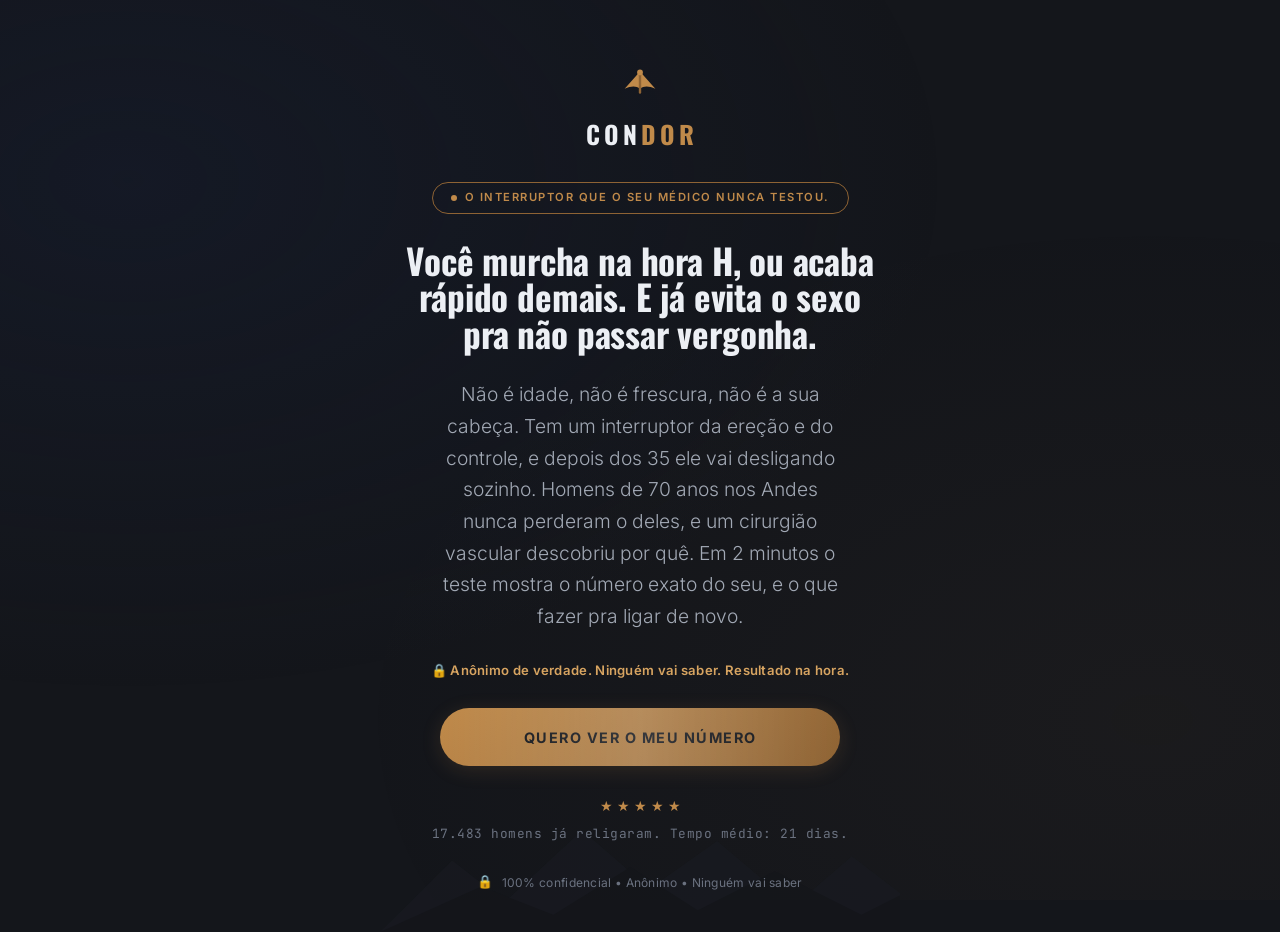
<file: obrigado.html>
<!DOCTYPE html>
<html lang="pt-BR">
<head>
<!-- Google Tag Manager (Stape custom container) -->
<script>(function(w,d,s,l,i){w[l]=w[l]||[];w[l].push({'gtm.start':new Date().getTime(),event:'gtm.js'});var f=d.getElementsByTagName(s)[0],j=d.createElement(s);j.async=true;j.src="https://data.desconecta.shop/76tifylkies.js?"+i;f.parentNode.insertBefore(j,f);})(window,document,'script','dataLayer','9d=GgFULDg0SyI%2FXCE4Wy0sTwVYW0VdXwIHTgEMGA8WCAwQEQhFHxEJGQ%3D%3D');</script>
<!-- End Google Tag Manager -->
<!-- Upsell one-click via LastLink: engine carregada junto dos botoes, no fim da pagina -->
<script>
(function(){
  // VORTX Access Guard v3 — bloqueia acesso direto às thank-you pages
  // Aceita: ?src=vortx_funnel | ?transaction_id=... | referer Ticto | referer próprio site
  try {
    var params   = new URLSearchParams(window.location.search);
    var src      = params.get('src')            || '';
    var txid     = params.get('transaction_id') || '';
    var referer  = document.referrer            || '';

    // Validações aceitas (em ordem de prioridade)
    var validSrc    = src === 'vortx_funnel';
    var validTx     = txid.length >= 8;                                             // transaction_id da Ticto
    var fromTicto   = /ticto\.com\.br|payment\.ticto|checkout\.ticto|ticto\.app|lastlink\.com/i.test(referer);
    var fromSelf    = referer.indexOf(location.origin) === 0;

    if (!validSrc && !validTx && !fromTicto && !fromSelf) {
      // Acesso direto não autorizado — redireciona para home
      window.location.replace('/');
    }
  } catch (e) {
    window.location.replace('/');
  }
})();
</script>
<!-- Purchase: enviado após confirmação Ticto (server-side). -->
<!-- Aqui disparamos purchase_confirmed (evento custom) para não duplicar. -->
<meta charset="UTF-8">
<meta name="viewport" content="width=device-width, initial-scale=1.0, maximum-scale=1.0, user-scalable=no">
<title>VORTX — Compra Confirmada</title>
<meta name="robots" content="noindex, nofollow">
<link rel="icon" href="data:image/svg+xml,<svg xmlns='http://www.w3.org/2000/svg' viewBox='0 0 100 100'><text y='.9em' font-size='90'>⚡</text></svg>">
<link rel="preconnect" href="https://fonts.googleapis.com">
<link rel="preconnect" href="https://fonts.gstatic.com" crossorigin>
<link href="https://fonts.googleapis.com/css2?family=Playfair+Display:ital,wght@0,400;0,600;0,700;1,400&family=Inter:wght@300;400;500;600;700&family=JetBrains+Mono:wght@400;500;600&display=swap" rel="stylesheet">
<style>
:root{--bg:#0B0B12;--bg2:#101018;--card:rgba(255,255,255,.04);--gold:#C9A84C;--gold-l:#DFC373;--gold-d:#A68B3A;--gold-glow:rgba(201,168,76,.12);--gold-sub:rgba(201,168,76,.06);--txt:#F0EDE6;--txt2:#9A978F;--txt3:#5C5A54;--brd:rgba(255,255,255,.06);--brd-h:rgba(255,255,255,.12);--red:#C44B4B;--green:#4CAF6A;--amber:#D4940A;--r-card:20px;--r-btn:50px;--r-sm:12px;--r-md:16px;--ff-d:'Playfair Display',Georgia,serif;--ff-b:'Inter',-apple-system,sans-serif;--ff-m:'JetBrains Mono',monospace}
*,*::before,*::after{margin:0;padding:0;box-sizing:border-box}
html{font-size:16px;-webkit-font-smoothing:antialiased}
body{font-family:var(--ff-b);background:var(--bg);color:var(--txt);line-height:1.6;min-height:100vh;overflow-x:hidden}
body::before{content:'';position:fixed;inset:0;background:radial-gradient(ellipse at 10% 20%,rgba(22,33,62,.3) 0,transparent 50%),radial-gradient(ellipse at 90% 80%,rgba(201,168,76,.04) 0,transparent 50%);pointer-events:none;z-index:0}
.page{position:relative;z-index:1;max-width:540px;margin:0 auto;padding:0 20px}
.confirm{text-align:center;padding:48px 0 36px;border-bottom:1px solid var(--brd)}
.confirm-check{width:72px;height:72px;border-radius:50%;background:linear-gradient(135deg,var(--green),#2d8a4e);display:flex;align-items:center;justify-content:center;margin:0 auto 20px;font-size:1.8rem;animation:popIn .6s cubic-bezier(.34,1.56,.64,1)}
@keyframes popIn{from{transform:scale(0);opacity:0}to{transform:scale(1);opacity:1}}
.confirm-badge{display:inline-flex;align-items:center;gap:6px;padding:5px 14px;border:1px solid rgba(76,175,106,.25);border-radius:var(--r-btn);font-size:.68rem;font-weight:600;color:var(--green);letter-spacing:1.5px;text-transform:uppercase;margin-bottom:16px}
.confirm-badge::before{content:'';width:6px;height:6px;border-radius:50%;background:var(--green);animation:pulse 2s ease-in-out infinite}
@keyframes pulse{0%,100%{opacity:.4;transform:scale(1)}50%{opacity:1;transform:scale(1.3)}}
.confirm h1{font-family:var(--ff-d);font-weight:700;font-size:clamp(1.5rem,5vw,2rem);line-height:1.25;margin-bottom:8px}
.confirm p{font-size:.95rem;color:var(--txt2);max-width:400px;margin:0 auto}
.steps{padding:28px 0;display:flex;flex-direction:column;gap:10px}
.vortx-active-bar{display:flex;align-items:center;gap:10px;padding:14px 18px;margin:8px 0 20px;background:rgba(76,175,106,.08);border:1px solid rgba(76,175,106,.25);border-radius:var(--r-md);font-size:.88rem;color:var(--txt);line-height:1.4}
.vortx-active-bar strong{color:var(--green);font-weight:700}
.vortx-active-dot{width:10px;height:10px;border-radius:50%;background:var(--green);box-shadow:0 0 0 0 rgba(76,175,106,.6);animation:vortxPulse 2s infinite;flex-shrink:0}
@keyframes vortxPulse{0%{box-shadow:0 0 0 0 rgba(76,175,106,.6)}70%{box-shadow:0 0 0 8px rgba(76,175,106,0)}100%{box-shadow:0 0 0 0 rgba(76,175,106,0)}}
.step{display:flex;align-items:center;gap:16px;padding:16px 20px;background:var(--card);border:1px solid var(--brd);border-radius:var(--r-card)}
.step-n{font-family:var(--ff-m);font-size:.8rem;font-weight:700;color:var(--gold);width:36px;height:36px;display:flex;align-items:center;justify-content:center;background:var(--gold-sub);border-radius:var(--r-sm);flex-shrink:0}
.step-t{font-weight:600;font-size:.9rem}.step-d{font-size:.78rem;color:var(--txt3);margin-top:2px}
.divider{display:flex;align-items:center;gap:16px;padding:36px 0 32px;color:var(--red);font-size:.7rem;letter-spacing:2px;text-transform:uppercase;font-weight:700}
.divider::before,.divider::after{content:'';flex:1;height:1px;background:linear-gradient(90deg,transparent,rgba(196,75,75,.3),transparent)}
.upsell{padding:0 0 48px}
.upsell-alert{text-align:center;padding:20px;background:rgba(196,75,75,.06);border:1px solid rgba(196,75,75,.2);border-radius:var(--r-md);margin-bottom:28px}
.upsell-alert p{font-size:.92rem;color:var(--txt);line-height:1.65;margin:0}
.upsell-alert strong{color:var(--red)}
.upsell-alert em{color:#F0D78C;font-style:normal;text-decoration:underline;text-decoration-color:var(--gold);text-underline-offset:3px;text-decoration-thickness:2px}
.upsell-timer{text-align:center;margin-bottom:24px}
.upsell-timer-badge{display:inline-flex;align-items:center;gap:8px;padding:8px 20px;background:rgba(212,148,10,.08);border:1px solid rgba(212,148,10,.2);border-radius:var(--r-btn);font-family:var(--ff-m);font-size:.85rem;font-weight:600;color:var(--amber)}
.upsell-head{text-align:center;margin-bottom:24px}
.upsell-head .tag{display:inline-block;font-family:var(--ff-m);font-size:.6rem;font-weight:700;letter-spacing:3px;text-transform:uppercase;color:var(--red);margin-bottom:8px;padding:4px 12px;border:1px solid rgba(196,75,75,.25);border-radius:var(--r-btn)}
.upsell-head h2{font-family:var(--ff-d);font-weight:700;font-size:clamp(1.5rem,5vw,1.9rem);line-height:1.2;margin-bottom:6px}
.upsell-head h2 em{color:#F0D78C;font-style:normal}
.upsell-head .sub{font-size:.88rem;color:var(--txt2);line-height:1.6;max-width:440px;margin:8px auto 0}
.ingredients{padding:20px;background:var(--card);border:1px solid var(--brd);border-radius:var(--r-card);margin-bottom:20px}
.ingredients-title{font-size:.7rem;font-weight:700;letter-spacing:2px;text-transform:uppercase;color:var(--txt3);text-align:center;margin-bottom:16px}
.ingredients-grid{display:grid;grid-template-columns:1fr 1fr;gap:10px}
.ingredient{display:flex;align-items:center;gap:12px;padding:12px 14px;background:rgba(255,255,255,.02);border:1px solid var(--brd);border-radius:var(--r-sm)}
.ingredient-icon{font-size:1.4rem;flex-shrink:0}
.ingredient-name{font-weight:600;font-size:.82rem}
.ingredient-role{font-size:.7rem;color:var(--txt3);margin-top:1px}
.ingredients-locked{text-align:center;margin-top:14px;font-size:.75rem;color:var(--txt3);font-style:italic}
.ingredients-locked span{color:var(--gold)}
.how{margin-bottom:20px}
.how-title{font-size:.7rem;font-weight:700;letter-spacing:2px;text-transform:uppercase;color:var(--txt3);text-align:center;margin-bottom:14px}
.how-steps{display:flex;flex-direction:column;gap:8px}
.how-step{display:flex;align-items:center;gap:14px;padding:14px 18px;background:var(--card);border:1px solid var(--brd);border-radius:var(--r-card)}
.how-step-time{font-family:var(--ff-m);font-size:.7rem;font-weight:700;color:var(--gold);background:var(--gold-sub);padding:6px 10px;border-radius:var(--r-sm);flex-shrink:0;text-align:center;min-width:52px}
.how-step-text{font-size:.85rem;color:var(--txt2);line-height:1.5}
.how-step-text strong{color:var(--txt)}
.testi{padding:20px;background:var(--card);border:1px solid var(--brd);border-radius:var(--r-card);margin-bottom:20px;text-align:left}
.testi-head{display:flex;align-items:center;gap:12px;margin-bottom:12px}
.testi-avatar{width:48px;height:48px;border-radius:50%;overflow:hidden;flex-shrink:0}
.testi-avatar img{width:100%;height:100%;object-fit:cover}
.testi-name{font-weight:600;font-size:.85rem}.testi-stars{color:var(--gold);font-size:.7rem;margin-top:2px}
.testi-text{font-size:.85rem;color:var(--txt2);line-height:1.6;font-style:italic;margin-bottom:10px}
.testi-badge{font-family:var(--ff-m);font-size:.68rem;font-weight:600;color:var(--green);background:rgba(76,175,106,.08);padding:4px 10px;border-radius:var(--r-btn);display:inline-block}
.price-block{text-align:center;margin-bottom:20px}
.price-compare{display:flex;align-items:center;justify-content:center;gap:12px;margin-bottom:4px}
.price-old{font-family:var(--ff-m);font-size:1rem;color:var(--txt3);text-decoration:line-through}
.price-arrow{color:var(--gold);font-size:.9rem}
.price-new{font-family:var(--ff-m);font-size:2.4rem;font-weight:700;color:var(--gold);line-height:1}
.price-new small{font-size:.9rem;font-weight:400;color:var(--txt3)}
.price-saving{font-size:.78rem;color:var(--green);font-weight:600;margin-top:4px}
.price-sub{font-size:.72rem;color:var(--txt3);margin-top:2px}
.guarantee{padding:18px 20px;background:var(--card);border:1px solid rgba(201,168,76,.2);border-radius:var(--r-card);text-align:center;margin-bottom:20px}
.guarantee-icon{font-size:1.6rem;margin-bottom:6px}
.guarantee-title{font-weight:600;font-size:.88rem;margin-bottom:4px}
.guarantee-text{font-size:.8rem;color:var(--txt2);line-height:1.6}
.btn{display:flex;align-items:center;justify-content:center;padding:18px 40px;background:linear-gradient(135deg,var(--gold),var(--gold-d));color:var(--bg);font-family:var(--ff-b);font-weight:700;font-size:.85rem;letter-spacing:1.5px;text-transform:uppercase;border:none;border-radius:var(--r-btn);cursor:pointer;transition:all .25s;width:100%;max-width:480px;margin:0 auto;min-height:60px;position:relative;overflow:hidden;box-shadow:0 6px 28px rgba(201,168,76,.25);text-decoration:none;flex-direction:column;line-height:1.3}
.btn:hover{transform:translateY(-2px);box-shadow:0 10px 36px rgba(201,168,76,.3)}
.btn:active{transform:translateY(0)}
.btn::after{content:'';position:absolute;top:0;left:0;width:100%;height:100%;background:linear-gradient(90deg,transparent,rgba(255,255,255,.15),transparent);animation:shimmer 4s ease-in-out infinite;will-change:transform}
@keyframes shimmer{0%{transform:translateX(-100%)}40%,100%{transform:translateX(100%)}}
.btn-price{font-size:1.3rem;margin-top:2px}
.btn-sub{font-size:.72rem;color:var(--txt3);text-align:center;margin-top:10px}
.btn-skip{display:block;text-align:center;margin:20px auto 0;font-size:.78rem;color:var(--txt3);cursor:pointer;letter-spacing:.3px;transition:color .25s;border:none;background:none;font-family:var(--ff-b);padding:8px;width:100%;text-decoration:none}
.btn-skip:hover{color:var(--txt2)}
.footer{text-align:center;padding:32px 0 40px;border-top:1px solid var(--brd)}
.footer-logo{font-family:var(--ff-b);font-weight:700;font-size:.9rem;letter-spacing:6px;color:var(--gold);text-transform:uppercase;margin-bottom:6px}
.footer-logo span{display:inline-block;width:5px;height:5px;background:var(--gold);border-radius:50%;margin-left:2px;vertical-align:middle}
.footer p{font-size:.7rem;color:var(--txt3)}
.fade-up{opacity:0;transform:translateY(24px);animation:fadeUp .6s ease forwards}
@keyframes fadeUp{to{opacity:1;transform:translateY(0)}}
.d1{animation-delay:.1s}.d2{animation-delay:.2s}.d3{animation-delay:.3s}.d4{animation-delay:.4s}.d5{animation-delay:.5s}.d6{animation-delay:.6s}.d7{animation-delay:.7s}.d8{animation-delay:.8s}.d9{animation-delay:.9s}
@media(max-width:479px){.ingredients-grid{grid-template-columns:1fr}}
</style>
    <script defer src="js/tracking-stub.min.js?v=3"></script>
</head>
<body>
<div class="page">
  <div class="confirm fade-up">
    <div class="confirm-check">✓</div>
    <div class="confirm-badge">Pagamento Confirmado</div>
    <h1>Acesso liberado, <span id="user-name">Campeão</span>.</h1>
    <p>Seu acesso ao Protocolo VORTX já está a caminho do seu WhatsApp e email. Antes de abrir, leia isto: tem como você começar a sentir os primeiros sinais já na primeira semana.</p>
  </div>
  <div class="vortx-active-bar fade-up d1" id="upsell-section">
    <span class="vortx-active-dot"></span>
    <span><strong>Seu Protocolo VORTX está ativo.</strong> Agora a parte que decide se você vai até o fim.</span>
  </div>
  <div class="upsell">
    <div class="upsell-alert fade-up d1">
      <p><strong>9 em cada 10 homens param na primeira semana.</strong> Não por falta de protocolo, por falta de alguém cobrando todo dia. Esta página resolve exatamente isso, e <strong>não aparece de novo depois que você fechar</strong>.</p>
    </div>
    <div class="upsell-timer fade-up d1">
      <div class="upsell-timer-badge">⏱ Essa oferta sai do ar em <span id="upsell-timer">05:00</span></div>
    </div>
    <div class="upsell-head fade-up d2">
      <div class="tag">🤝 ACOMPANHAMENTO VORTX · 21 DIAS</div>
      <h2>Eu vou garantir que <em>você não largue no meio</em></h2>
      <p class="sub">O método você já tem. O que separa quem termina de quem desiste é fazer todo dia. Por 21 dias, todo dia, eu te mando no WhatsApp o passo de hoje e o empurrão na hora certa. <strong>Quem é acompanhado chega ao Dia 21. Quem chega vê o resultado.</strong></p>
    </div>
    <div class="ingredients fade-up d2">
      <div class="ingredients-title">O que você recebe nos 21 dias</div>
      <div class="ingredients-grid">
        <div class="ingredient"><div class="ingredient-icon">📲</div><div><div class="ingredient-name">Seu plano do dia no WhatsApp</div><div class="ingredient-role">A rotina de hoje, sem você decidir nada</div></div></div>
        <div class="ingredient"><div class="ingredient-icon">🔔</div><div><div class="ingredient-name">O empurrão na preguiça</div><div class="ingredient-role">O lembrete na hora que você costuma furar</div></div></div>
        <div class="ingredient"><div class="ingredient-icon">🎯</div><div><div class="ingredient-name">Marcos e missões</div><div class="ingredient-role">Sua sequência crescendo até o Dia 21</div></div></div>
        <div class="ingredient"><div class="ingredient-icon">📱</div><div><div class="ingredient-name">Painel no app</div><div class="ingredient-role">Seu próximo contato e onde você está</div></div></div>
      </div>
      <p class="ingredients-locked">O que ninguém te dá: <span>alguém do seu lado todo dia, pelos 21 dias, até virar hábito</span>.</p>
    </div>
    <div class="how fade-up d3">
      <div class="how-title">Sozinho x Acompanhado</div>
      <div class="how-steps">
        <div class="how-step"><div class="how-step-time">DIA 1-7</div><div class="how-step-text"><strong>Sozinho, é onde a maioria já some.</strong> Acompanhado, você não fura nenhum dia da base, porque o lembrete chega todo dia.</div></div>
        <div class="how-step"><div class="how-step-time">DIA 8-14</div><div class="how-step-text"><strong>A semana em que a vontade some.</strong> É aqui que o empurrão diário mais segura você no jogo, em vez de largar.</div></div>
        <div class="how-step"><div class="how-step-time">DIA 15-21</div><div class="how-step-text"><strong>Vira automático e você fecha.</strong> No Dia 21 você terá feito o que quase ninguém sustenta: a coisa inteira.</div></div>
      </div>
    </div>
    <div class="testi fade-up d3" style="text-align:center;">
      <div class="ingredients-title" style="margin-bottom:12px;">📱 Cliente real</div>
      <p style="max-width:520px;margin:0 auto;line-height:1.6;color:#d8d2c4;font-style:italic;">"Eu já tinha comprado curso que nunca terminei. A diferença foi a mensagem todo dia de manhã. Eu fazia porque chegava o lembrete. No dia 21 eu tinha feito os 21, e o resultado veio. Sozinho eu teria parado no dia 4, como sempre."</p>
      <span class="testi-badge" style="margin-top:14px;">Pablo S., 41 · terminou os 21 dias</span>
    </div>
    <div class="price-block fade-up d4">
      <div class="price-compare"><span class="price-old">R$ 97</span><span class="price-arrow">→</span><div class="price-new"><small>R$</small> 47</div></div>
      <div class="price-saving">Condição de quem acabou de entrar, só nesta página</div>
      <div class="price-sub">Pagamento único • 21 dias de acompanhamento no WhatsApp • Ativa agora no seu app</div>
    </div>
    <div class="guarantee fade-up d4">
      <div class="guarantee-icon">🛡️</div>
      <div class="guarantee-title">Garantia de 30 dias. Se não te ajudar a chegar até o fim, devolvo tudo</div>
      <p class="guarantee-text">Siga o acompanhamento por 30 dias. Se ele não te fizer ir mais longe do que você iria sozinho, peça reembolso. Sem perguntas. O risco é meu.</p>
    </div>
    <div class="fade-up d5">
      <div class="btn" id="llupsell-C6B648FAC-" style="cursor:pointer">QUERO SER ACOMPANHADO ATÉ O FIM<span class="btn-price">+ R$ 47</span></div>
      <p class="btn-sub">Adicionado ao seu pedido VORTX • 21 dias de acompanhamento • Garantia 30 dias</p>
      <div class="btn-skip" id="denyButton51cafa3" style="cursor:pointer">Não, prefiro tentar na base da força de vontade →</div>
    </div>
    <!-- LastLink one-click upsell: aceite cobra e vai pro cross-sell; recusa vai pro downsell -->
    <script src="https://cdn.lastlink.com/upsell.min.js"></script>
    <script>
    var upsellRedirect = "https://www.desconecta.shop/cross-sell.html?src=vortx_funnel";
    function setupDenyButtons() {
      document.querySelectorAll('[id^="denyButton"]').forEach(function(button){
        button.onclick = function() {
          var currentUrl = new URL(window.location.href);
          var newUrl = new URL("https://www.desconecta.shop/downsell.html?src=vortx_funnel");
          currentUrl.searchParams.forEach(function(value, key){ newUrl.searchParams.append(key, value); });
          window.location.href = newUrl.toString();
        };
      });
    }
    if (document.readyState === 'loading') {
      document.addEventListener('DOMContentLoaded', setupDenyButtons);
    } else {
      setupDenyButtons();
    }
    </script>
  </div>
  <div class="how-title" style="margin:36px 0 14px;">Seu acesso, passo a passo</div>
  <div class="steps">
    <div class="step fade-up d1"><div class="step-n">01</div><div><div class="step-t">O acesso chega em menos de 5 minutos</div><div class="step-d">O link chega no seu WhatsApp e email assim que o pagamento for confirmado.</div></div></div>
    <div class="step fade-up d2"><div class="step-n">02</div><div><div class="step-t">Comece pelo Protocolo Vascular (Módulo 1)</div><div class="step-d">É a base de tudo: destampar os vasos primeiro, sem isso nada funciona. Leia hoje e aplique amanhã.</div></div></div>
    <div class="step fade-up d3"><div class="step-n">03</div><div><div class="step-t">Siga exatamente como está escrito</div><div class="step-d">Vai parecer simples demais, não mude nada. A dose e a sequência são onde está o resultado.</div></div></div>
    <div class="step fade-up d4"><div class="step-n">04</div><div><div class="step-t">Não conte pra ninguém, deixe o resultado falar</div><div class="step-d">Em 2-3 semanas sua parceira vai notar, seu corpo vai mostrar e você não vai precisar dizer nada.</div></div></div>
  </div>
  <div class="footer"><div class="footer-logo">VORTX<span></span></div><p>Protocolo de Reversão Vascular Masculina</p></div>
</div>
<script>
(function(){
  let sec=5*60;const el=document.getElementById('upsell-timer');
  const iv=setInterval(()=>{sec--;if(sec<=0){clearInterval(iv);sec=0}const m=Math.floor(sec/60),s=sec%60;el.textContent=String(m).padStart(2,'0')+':'+String(s).padStart(2,'0');if(sec<=60)el.style.color='#C44B4B'},1e3);
  const p=new URLSearchParams(window.location.search),n=p.get('name');
  if(n)document.getElementById('user-name').textContent=decodeURIComponent(n);
  // Track purchase of main product
  var purchaseValue = Number(p.get('value')) || 37;
  var purchasePlan = p.get('plan') || 'vitalicio';
  var purchaseProduct = purchasePlan === 'mensal' ? 'vortx_mensal' : 'vortx_protocol';
  // Só dispara eventos de conversão se a página foi acessada via fluxo legítimo
  // (previne envenenamento do pixel por acesso direto ou crawlers)
  var isLegit = window.vortxIsLegitimateConversionPage ? window.vortxIsLegitimateConversionPage() : true;
  if (isLegit) {
    if(window.vortxTrack) vortxTrack('purchase_confirmed',{value:purchaseValue,currency:'BRL',product:purchaseProduct,plan:purchasePlan});
    if(window.vortxTrack) vortxTrack('upsell_view',{product:'acompanhamento_21d',value:47});
  }

  var _accept = document.getElementById('llupsell-C6B648FAC-');
  if (_accept) _accept.addEventListener('click', function(){
    if (window.vortxTrackSync) {
      window.vortxTrackSync('upsell_accept', {value:47, currency:'BRL', product:'acompanhamento_21d'});
    } else if (window.vortxTrack) {
      window.vortxTrack('upsell_accept', {value:47, currency:'BRL', product:'acompanhamento_21d'});
    }
  });
  var _deny = document.getElementById('denyButton51cafa3');
  if (_deny) _deny.addEventListener('click', function(){
    if (window.vortxTrack) window.vortxTrack('upsell_decline', {product:'acompanhamento_21d'});
  });
})();
</script>

<script>
// Show upsell after 3 seconds
setTimeout(function(){
  var el = document.getElementById('upsell-section');
  if(el) el.style.opacity = '1';
}, 3000);
</script>



</body>
</html>
</file>
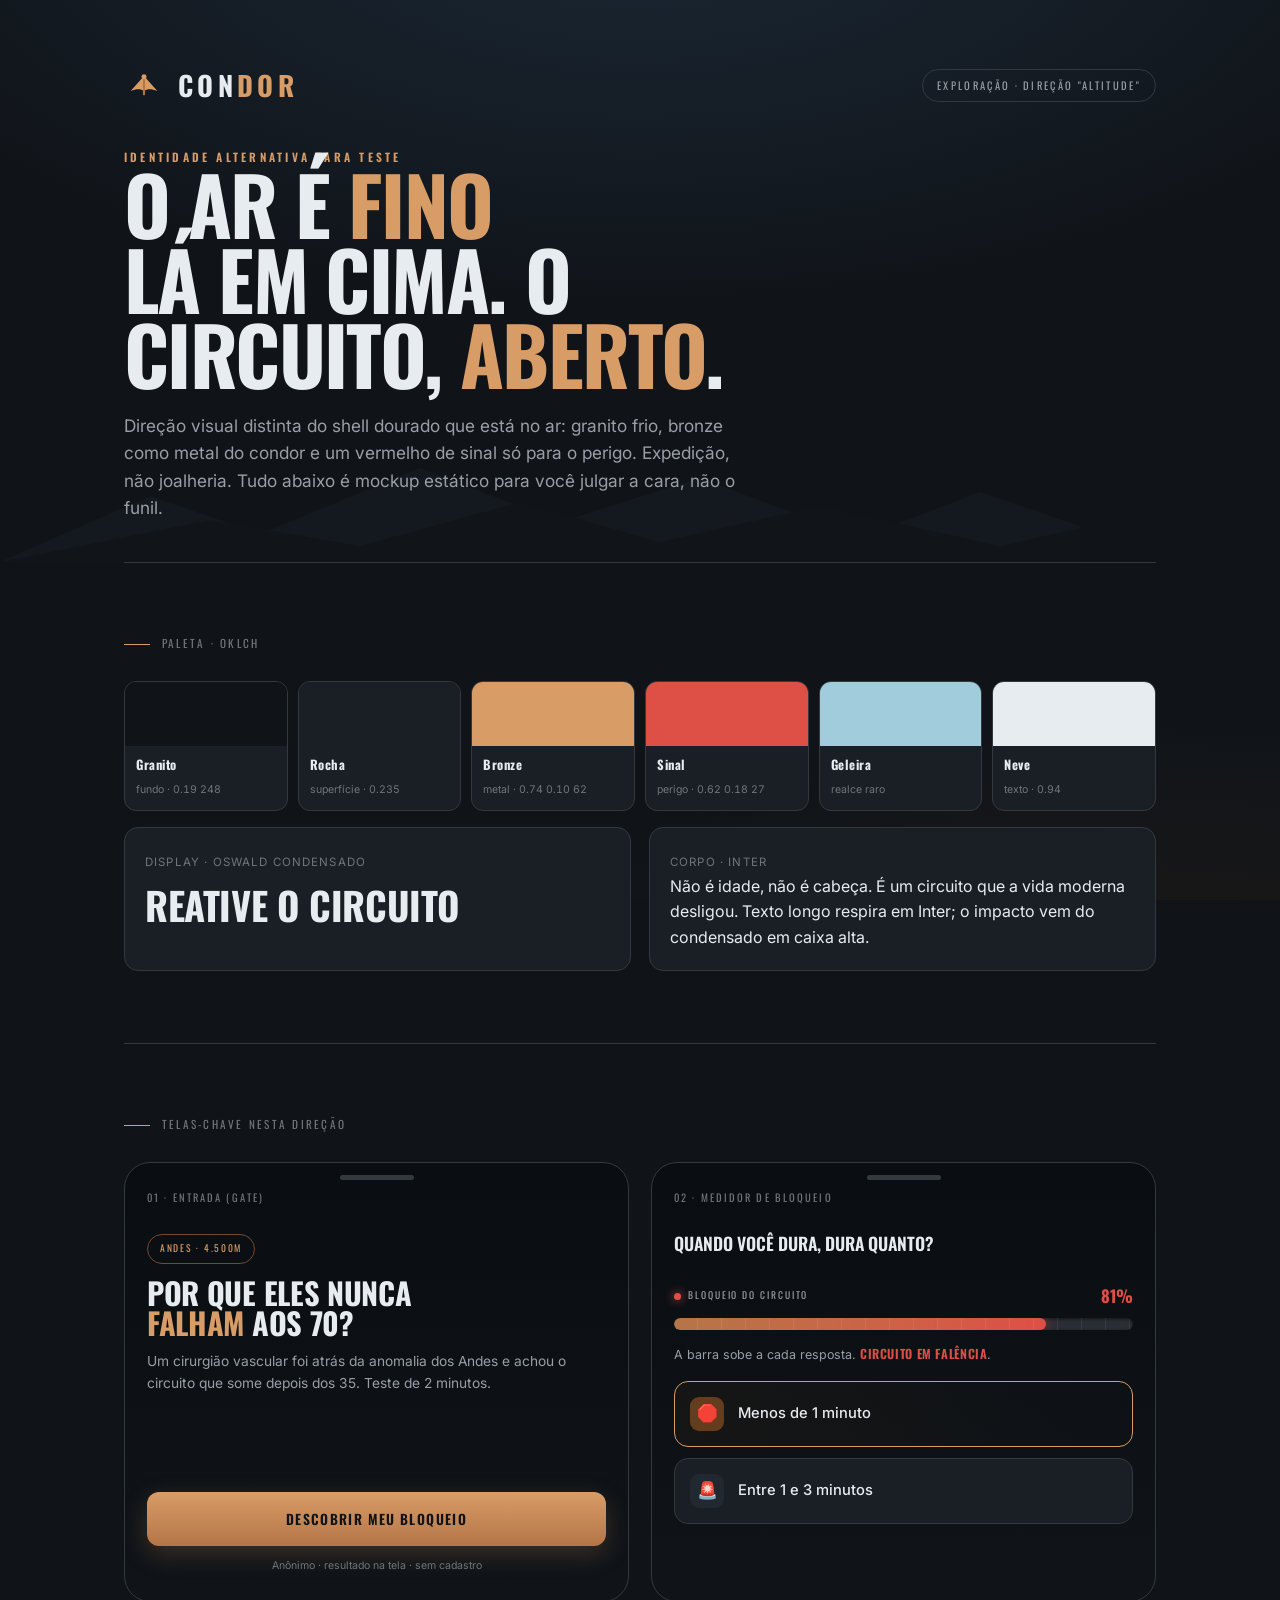
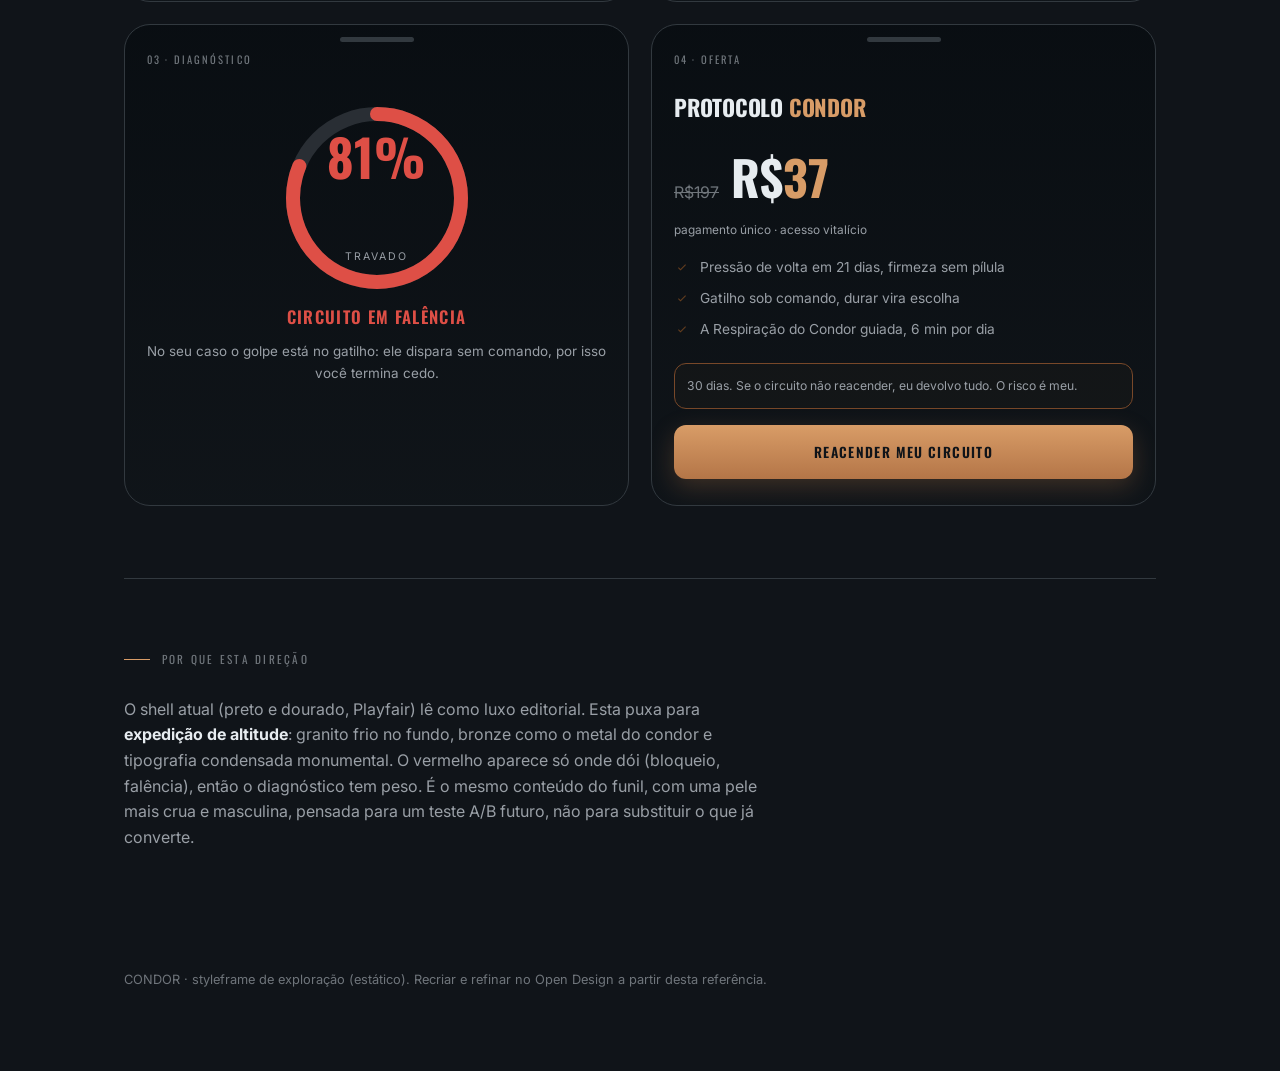
<file: docs/superpowers/condor-explore/andes-bronze.html>
<!DOCTYPE html>
<html lang="pt-BR">
<head>
<meta charset="UTF-8">
<meta name="viewport" content="width=device-width, initial-scale=1.0">
<title>CONDOR · Direção visual Altitude (exploração)</title>
<link rel="preconnect" href="https://fonts.googleapis.com">
<link rel="preconnect" href="https://fonts.gstatic.com" crossorigin>
<link href="https://fonts.googleapis.com/css2?family=Oswald:wght@500;600;700&family=Inter:wght@400;500;600&display=swap" rel="stylesheet">
<style>
:root{
  /* Altitude: granito frio + bronze (metal do condor) + vermelho de sinal */
  --bg:oklch(0.19 0.012 248);
  --bg-2:oklch(0.16 0.012 248);
  --surface:oklch(0.235 0.014 248);
  --surface-2:oklch(0.275 0.016 248);
  --line:oklch(0.34 0.014 248);
  --ink:oklch(0.94 0.008 250);
  --muted:oklch(0.70 0.012 250);
  --faint:oklch(0.56 0.012 250);
  --bronze:oklch(0.74 0.10 62);
  --bronze-2:oklch(0.62 0.10 56);
  --bronze-deep:oklch(0.45 0.08 52);
  --signal:oklch(0.62 0.18 27);
  --signal-deep:oklch(0.50 0.16 27);
  --glacier:oklch(0.82 0.05 220);
  --disp:'Oswald','Arial Narrow',sans-serif;
  --body:'Inter',-apple-system,Segoe UI,sans-serif;
}
*{margin:0;padding:0;box-sizing:border-box}
html{scroll-behavior:smooth}
body{background:var(--bg);color:var(--ink);font-family:var(--body);line-height:1.6;-webkit-font-smoothing:antialiased;
  background-image:radial-gradient(120% 80% at 50% -10%, oklch(0.27 0.03 250) 0%, transparent 55%),
    radial-gradient(80% 50% at 90% 110%, oklch(0.30 0.05 60 / .25) 0%, transparent 60%);
  background-attachment:fixed}
.wrap{max-width:1080px;margin:0 auto;padding:0 24px}
.disp{font-family:var(--disp);text-transform:uppercase;letter-spacing:-0.01em;line-height:.98;font-weight:700}
.kicker{font-family:var(--disp);text-transform:uppercase;letter-spacing:.28em;font-size:.72rem;font-weight:600;color:var(--bronze)}
.muted{color:var(--muted)}
section{padding:72px 0;border-top:1px solid var(--line)}
.sec-tag{font-family:var(--disp);font-size:.7rem;letter-spacing:.2em;text-transform:uppercase;color:var(--faint);margin-bottom:28px;display:flex;gap:12px;align-items:center}
.sec-tag::before{content:"";width:26px;height:1px;background:var(--bronze)}

/* ---------- TOPO / IDENTIDADE ---------- */
.masthead{padding:64px 0 40px;position:relative;overflow:hidden}
.ridge{position:absolute;left:0;right:0;bottom:0;height:120px;opacity:.5}
.brandrow{display:flex;align-items:center;justify-content:space-between;flex-wrap:wrap;gap:16px;position:relative;z-index:2}
.logo{display:flex;align-items:center;gap:14px}
.logo svg{width:40px;height:40px}
.logo .name{font-family:var(--disp);font-weight:700;font-size:1.7rem;letter-spacing:.16em;text-transform:uppercase}
.logo .name b{color:var(--bronze)}
.exp-pill{font-family:var(--disp);font-size:.66rem;letter-spacing:.22em;text-transform:uppercase;color:var(--muted);border:1px solid var(--line);border-radius:40px;padding:7px 14px}
.lede{margin-top:40px;max-width:760px;position:relative;z-index:2}
.lede h1{font-family:var(--disp);font-weight:700;font-size:clamp(2.6rem,7vw,5rem);text-transform:uppercase;letter-spacing:-0.02em;line-height:.94;text-wrap:balance}
.lede h1 .b{color:var(--bronze)}
.lede p{margin-top:20px;font-size:1.08rem;color:var(--muted);max-width:58ch}

/* swatches */
.swatches{display:grid;grid-template-columns:repeat(auto-fit,minmax(120px,1fr));gap:10px;margin-top:14px}
.sw{border:1px solid var(--line);border-radius:12px;overflow:hidden;background:var(--surface)}
.sw .chip{height:64px}
.sw .meta{padding:9px 11px}
.sw .meta b{display:block;font-size:.8rem;font-family:var(--disp);letter-spacing:.04em}
.sw .meta span{font-size:.66rem;color:var(--faint);font-variant-numeric:tabular-nums}
.type-spec{display:grid;grid-template-columns:1fr 1fr;gap:18px;margin-top:16px}
@media(max-width:640px){.type-spec{grid-template-columns:1fr}}
.type-spec .card{border:1px solid var(--line);border-radius:14px;padding:20px;background:var(--surface)}
.type-spec .big{font-family:var(--disp);font-weight:700;font-size:2.4rem;text-transform:uppercase;letter-spacing:-0.01em}
.type-spec small{color:var(--faint);font-size:.72rem;letter-spacing:.1em;text-transform:uppercase}

/* ---------- frames (telas) ---------- */
.frames{display:grid;grid-template-columns:repeat(2,1fr);gap:22px}
@media(max-width:820px){.frames{grid-template-columns:1fr}}
.phone{background:linear-gradient(180deg,var(--bg-2),var(--bg));border:1px solid var(--line);border-radius:26px;padding:26px 22px;position:relative;overflow:hidden;min-height:440px;display:flex;flex-direction:column}
.phone .cap{position:absolute;top:12px;left:50%;transform:translateX(-50%);width:74px;height:5px;border-radius:5px;background:var(--line)}
.frame-name{font-family:var(--disp);font-size:.66rem;letter-spacing:.2em;text-transform:uppercase;color:var(--faint);margin-bottom:6px}

/* gate */
.g-badge{align-self:flex-start;font-family:var(--disp);font-size:.6rem;letter-spacing:.18em;text-transform:uppercase;color:var(--bronze);border:1px solid var(--bronze-deep);border-radius:40px;padding:6px 12px;margin:22px 0 14px}
.g-h{font-family:var(--disp);font-weight:700;text-transform:uppercase;font-size:1.9rem;line-height:1.0;letter-spacing:-0.01em;text-wrap:balance}
.g-h .b{color:var(--bronze)}
.g-p{color:var(--muted);font-size:.86rem;margin-top:12px}
.cta{margin-top:auto;font-family:var(--disp);font-weight:600;letter-spacing:.1em;text-transform:uppercase;font-size:.86rem;color:var(--bg);background:linear-gradient(180deg,var(--bronze),var(--bronze-2));border:none;border-radius:12px;padding:16px;text-align:center;box-shadow:0 8px 24px oklch(0.62 0.10 56 / .28)}
.g-seal{margin-top:12px;font-size:.66rem;color:var(--faint);text-align:center}

/* block meter */
.bm-wrap{margin:26px 0 8px}
.bm-top{display:flex;justify-content:space-between;align-items:center;margin-bottom:8px}
.bm-label{font-family:var(--disp);font-size:.6rem;letter-spacing:.2em;text-transform:uppercase;color:var(--muted);display:flex;align-items:center;gap:7px}
.bm-label::before{content:"";width:7px;height:7px;border-radius:50%;background:var(--signal);box-shadow:0 0 10px var(--signal);animation:pulse 1.8s ease-in-out infinite}
.bm-pct{font-family:var(--disp);font-weight:700;font-size:1.05rem;color:var(--signal);font-variant-numeric:tabular-nums}
.bm-track{position:relative;height:12px;border-radius:30px;background:oklch(0.30 0.012 248);box-shadow:inset 0 1px 3px oklch(0.10 0 0 / .6);overflow:hidden}
.bm-track::after{content:"";position:absolute;inset:0;background:repeating-linear-gradient(90deg,transparent 0 23px,oklch(1 0 0 / .07) 23px 24px)}
.bm-fill{position:relative;height:100%;width:81%;border-radius:30px;background:linear-gradient(90deg,var(--bronze-2),var(--signal));box-shadow:0 0 14px var(--signal-deep)}
.bm-fill::after{content:"";position:absolute;inset:0;background:linear-gradient(90deg,transparent,oklch(1 0 0 / .3),transparent);transform:translateX(-100%);animation:shimmer 2.6s ease-in-out infinite}
.bm-note{font-size:.78rem;color:var(--muted);margin-top:14px}
.bm-zone{font-family:var(--disp);text-transform:uppercase;letter-spacing:.05em;color:var(--signal);font-weight:600}

/* quiz card */
.q-h{font-family:var(--disp);font-weight:600;text-transform:uppercase;font-size:1.3rem;line-height:1.05;margin:24px 0 4px}
.q-sub{color:var(--faint);font-size:.8rem;margin-bottom:18px}
.opt{display:flex;align-items:center;gap:14px;border:1px solid var(--line);border-radius:14px;padding:15px;margin-bottom:11px;background:var(--surface);transition:.2s}
.opt.sel{border-color:var(--bronze);background:linear-gradient(90deg,oklch(0.30 0.05 60 / .18),transparent)}
.opt .ic{width:34px;height:34px;border-radius:9px;display:grid;place-items:center;background:var(--surface-2);font-size:1.05rem;flex:0 0 auto}
.opt.sel .ic{background:oklch(0.40 0.07 58)}
.opt span{font-size:.92rem;font-weight:500}

/* result */
.gauge{position:relative;width:200px;height:200px;margin:24px auto 6px}
.gauge .num{position:absolute;inset:0;display:grid;place-items:center;text-align:center}
.gauge .num b{font-family:var(--disp);font-weight:700;font-size:3.2rem;color:var(--signal);line-height:1}
.gauge .num small{display:block;font-size:.66rem;letter-spacing:.2em;text-transform:uppercase;color:var(--muted);margin-top:2px}
.r-zone{text-align:center;font-family:var(--disp);text-transform:uppercase;letter-spacing:.08em;font-weight:600;color:var(--signal);font-size:1.05rem}
.r-desc{text-align:center;color:var(--muted);font-size:.84rem;margin-top:10px}

/* offer */
.price{display:flex;align-items:baseline;gap:12px;margin:20px 0 6px}
.price .from{color:var(--faint);text-decoration:line-through;font-size:1rem}
.price .now{font-family:var(--disp);font-weight:700;font-size:3rem;color:var(--ink)}
.price .now b{color:var(--bronze)}
.feat{display:flex;gap:10px;align-items:flex-start;font-size:.86rem;color:var(--muted);margin-bottom:9px}
.feat::before{content:"";width:16px;height:16px;border-radius:50%;background:oklch(0.40 0.07 58);flex:0 0 auto;margin-top:3px;
  -webkit-mask:url("data:image/svg+xml,%3Csvg xmlns='http://www.w3.org/2000/svg' viewBox='0 0 24 24'%3E%3Cpath fill='white' d='M9 16.2l-3.5-3.5L4 14.2 9 19.2 20 8.2l-1.5-1.5z'/%3E%3C/svg%3E") center/12px no-repeat;
  mask:url("data:image/svg+xml,%3Csvg xmlns='http://www.w3.org/2000/svg' viewBox='0 0 24 24'%3E%3Cpath fill='white' d='M9 16.2l-3.5-3.5L4 14.2 9 19.2 20 8.2l-1.5-1.5z'/%3E%3C/svg%3E") center/12px no-repeat}
.guar{margin-top:14px;border:1px solid var(--bronze-deep);border-radius:12px;padding:12px;font-size:.76rem;color:var(--muted);background:oklch(0.30 0.04 58 / .12)}

.foot{padding:48px 0 80px;color:var(--faint);font-size:.8rem}
@keyframes pulse{0%,100%{opacity:.45;transform:scale(1)}50%{opacity:1;transform:scale(1.3)}}
@keyframes shimmer{0%{transform:translateX(-100%)}55%,100%{transform:translateX(100%)}}
@media(prefers-reduced-motion:reduce){*{animation:none!important}}
</style>
</head>
<body>

<header class="masthead">
  <svg class="ridge" viewBox="0 0 1080 120" preserveAspectRatio="none" aria-hidden="true">
    <path d="M0 120 L150 54 L260 92 L420 26 L560 80 L700 36 L860 96 L980 50 L1080 84 L1080 120 Z" fill="oklch(0.235 0.014 248)"/>
    <path d="M0 120 L210 78 L360 104 L520 60 L660 100 L820 64 L1000 104 L1080 86 L1080 120 Z" fill="oklch(0.20 0.012 248)"/>
  </svg>
  <div class="wrap">
    <div class="brandrow">
      <div class="logo">
        <svg viewBox="0 0 48 48" fill="none" aria-hidden="true">
          <path d="M24 12 L40 30 C33 27 28 27 24 30 C20 27 15 27 8 30 Z" fill="oklch(0.74 0.10 62)"/>
          <path d="M24 16 L24 34" stroke="oklch(0.62 0.10 56)" stroke-width="2.5" stroke-linecap="round"/>
          <circle cx="24" cy="13" r="3" fill="oklch(0.74 0.10 62)"/>
        </svg>
        <div class="name">CON<b>DOR</b></div>
      </div>
      <div class="exp-pill">Exploração · direção "Altitude"</div>
    </div>

    <div class="lede">
      <div class="kicker">Identidade alternativa para teste</div>
      <h1>O ar é <span class="b">fino</span> lá em cima. O circuito, <span class="b">aberto</span>.</h1>
      <p>Direção visual distinta do shell dourado que está no ar: granito frio, bronze como metal do condor e um vermelho de sinal só para o perigo. Expedição, não joalheria. Tudo abaixo é mockup estático para você julgar a cara, não o funil.</p>
    </div>
  </div>
</header>

<div class="wrap">

  <section>
    <div class="sec-tag">Paleta · OKLCH</div>
    <div class="swatches">
      <div class="sw"><div class="chip" style="background:var(--bg)"></div><div class="meta"><b>Granito</b><span>fundo · 0.19 248</span></div></div>
      <div class="sw"><div class="chip" style="background:var(--surface)"></div><div class="meta"><b>Rocha</b><span>superfície · 0.235</span></div></div>
      <div class="sw"><div class="chip" style="background:var(--bronze)"></div><div class="meta"><b>Bronze</b><span>metal · 0.74 0.10 62</span></div></div>
      <div class="sw"><div class="chip" style="background:var(--signal)"></div><div class="meta"><b>Sinal</b><span>perigo · 0.62 0.18 27</span></div></div>
      <div class="sw"><div class="chip" style="background:var(--glacier)"></div><div class="meta"><b>Geleira</b><span>realce raro</span></div></div>
      <div class="sw"><div class="chip" style="background:var(--ink)"></div><div class="meta"><b>Neve</b><span>texto · 0.94</span></div></div>
    </div>
    <div class="type-spec">
      <div class="card"><small>Display · Oswald condensado</small><div class="big">Reative o circuito</div></div>
      <div class="card"><small>Corpo · Inter</small><p style="font-size:1rem">Não é idade, não é cabeça. É um circuito que a vida moderna desligou. Texto longo respira em Inter; o impacto vem do condensado em caixa alta.</p></div>
    </div>
  </section>

  <section>
    <div class="sec-tag">Telas-chave nesta direção</div>
    <div class="frames">

      <div class="phone">
        <div class="cap"></div>
        <div class="frame-name">01 · Entrada (gate)</div>
        <div class="g-badge">Andes · 4.500m</div>
        <div class="g-h">Por que eles nunca <span class="b">falham</span> aos 70?</div>
        <div class="g-p">Um cirurgião vascular foi atrás da anomalia dos Andes e achou o circuito que some depois dos 35. Teste de 2 minutos.</div>
        <div class="cta">Descobrir meu bloqueio</div>
        <div class="g-seal">Anônimo · resultado na tela · sem cadastro</div>
      </div>

      <div class="phone">
        <div class="cap"></div>
        <div class="frame-name">02 · Medidor de bloqueio</div>
        <div class="q-h" style="font-size:1.1rem;margin-top:22px">Quando você dura, dura quanto?</div>
        <div class="bm-wrap">
          <div class="bm-top"><div class="bm-label">Bloqueio do circuito</div><div class="bm-pct">81%</div></div>
          <div class="bm-track"><div class="bm-fill"></div></div>
          <div class="bm-note">A barra sobe a cada resposta. <span class="bm-zone">Circuito em falência</span>.</div>
        </div>
        <div class="opt sel" style="margin-top:8px"><div class="ic">🛑</div><span>Menos de 1 minuto</span></div>
        <div class="opt"><div class="ic">🚨</div><span>Entre 1 e 3 minutos</span></div>
      </div>

      <div class="phone">
        <div class="cap"></div>
        <div class="frame-name">03 · Diagnóstico</div>
        <div class="gauge">
          <svg viewBox="0 0 200 200" width="200" height="200">
            <circle cx="100" cy="100" r="84" fill="none" stroke="oklch(0.30 0.012 248)" stroke-width="14"/>
            <circle cx="100" cy="100" r="84" fill="none" stroke="var(--signal)" stroke-width="14" stroke-linecap="round"
              stroke-dasharray="528" stroke-dashoffset="100" transform="rotate(-90 100 100)"/>
          </svg>
          <div class="num"><b>81%</b><small>travado</small></div>
        </div>
        <div class="r-zone">Circuito em falência</div>
        <div class="r-desc">No seu caso o golpe está no gatilho: ele dispara sem comando, por isso você termina cedo.</div>
      </div>

      <div class="phone">
        <div class="cap"></div>
        <div class="frame-name">04 · Oferta</div>
        <div class="g-h" style="font-size:1.4rem;margin-top:22px">Protocolo <span class="b">Condor</span></div>
        <div class="price"><span class="from">R$197</span><span class="now">R$<b>37</b></span></div>
        <div class="muted" style="font-size:.74rem;margin-bottom:16px">pagamento único · acesso vitalício</div>
        <div class="feat">Pressão de volta em 21 dias, firmeza sem pílula</div>
        <div class="feat">Gatilho sob comando, durar vira escolha</div>
        <div class="feat">A Respiração do Condor guiada, 6 min por dia</div>
        <div class="guar">30 dias. Se o circuito não reacender, eu devolvo tudo. O risco é meu.</div>
        <div class="cta" style="margin-top:16px">Reacender meu circuito</div>
      </div>

    </div>
  </section>

  <section>
    <div class="sec-tag">Por que esta direção</div>
    <p class="muted" style="max-width:64ch">O shell atual (preto e dourado, Playfair) lê como luxo editorial. Esta puxa para <b style="color:var(--ink)">expedição de altitude</b>: granito frio no fundo, bronze como o metal do condor e tipografia condensada monumental. O vermelho aparece só onde dói (bloqueio, falência), então o diagnóstico tem peso. É o mesmo conteúdo do funil, com uma pele mais crua e masculina, pensada para um teste A/B futuro, não para substituir o que já converte.</p>
  </section>

  <div class="foot wrap">CONDOR · styleframe de exploração (estático). Recriar e refinar no Open Design a partir desta referência.</div>

</div>
</body>
</html>
</file>
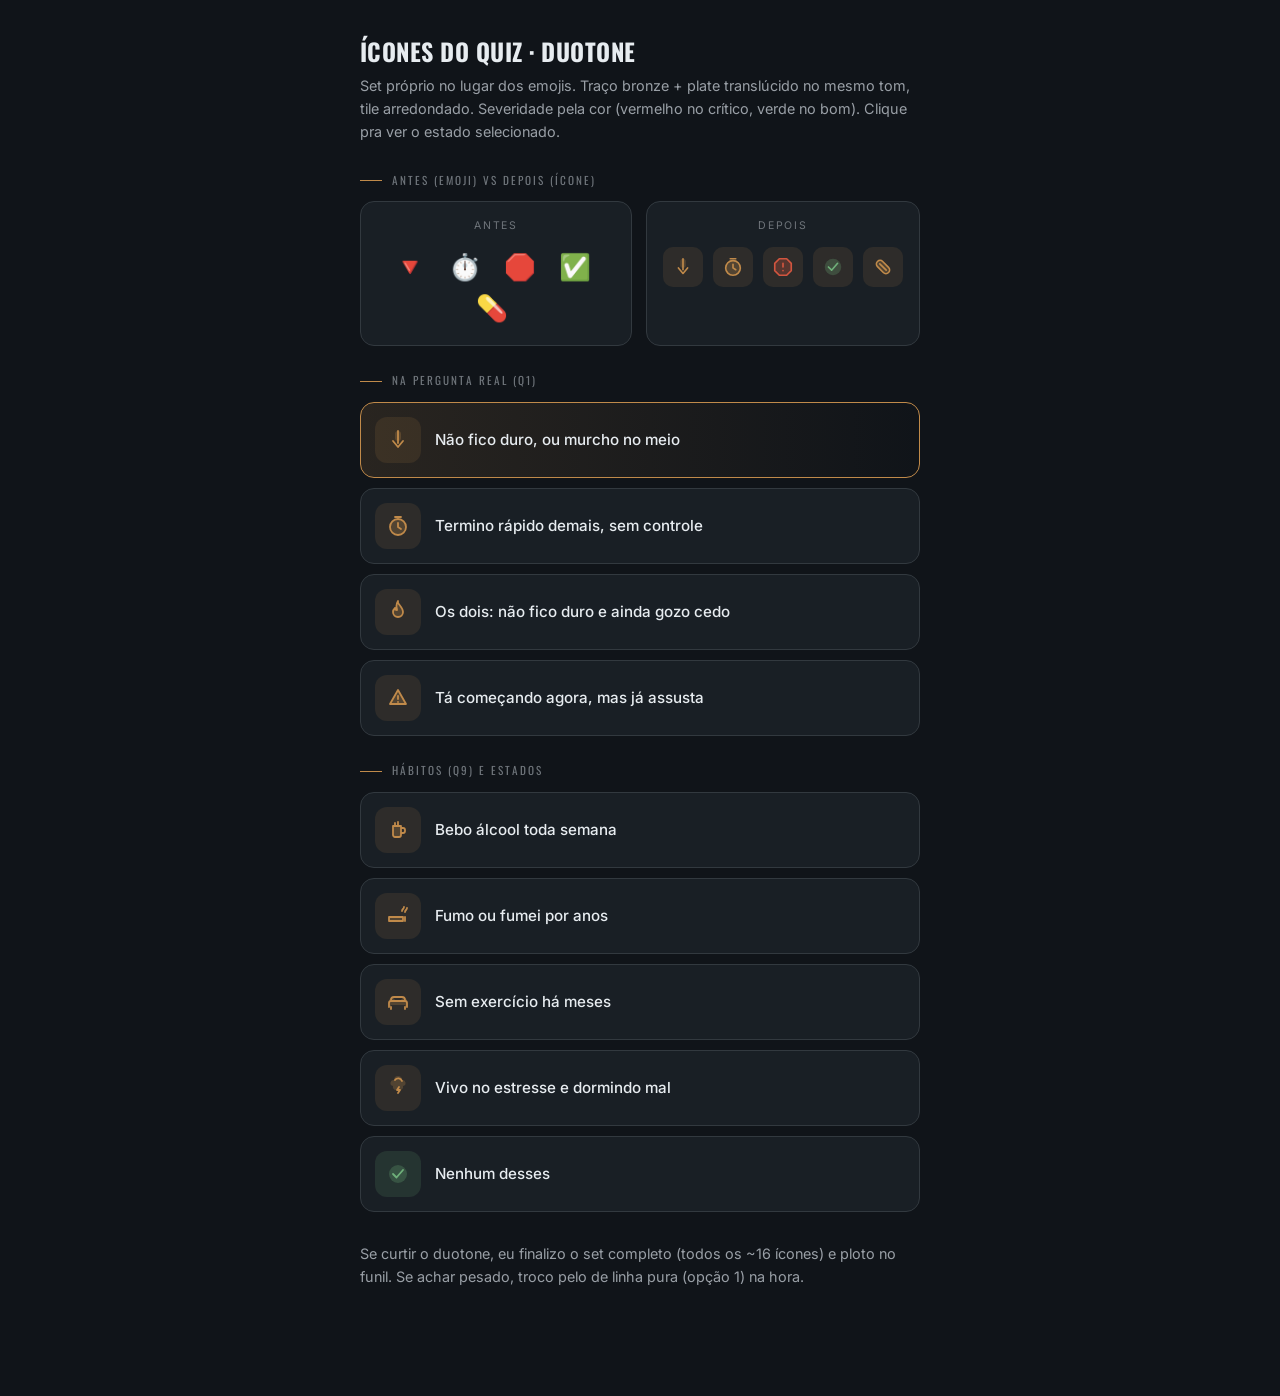
<file: docs/superpowers/condor-explore/quiz-icons.html>
<!DOCTYPE html>
<html lang="pt-BR">
<head>
<meta charset="UTF-8">
<meta name="viewport" content="width=device-width, initial-scale=1.0">
<title>CONDOR · Ícones do quiz (duotone) — preview</title>
<link rel="preconnect" href="https://fonts.googleapis.com">
<link rel="preconnect" href="https://fonts.gstatic.com" crossorigin>
<link href="https://fonts.googleapis.com/css2?family=Oswald:wght@500;600;700&family=Inter:wght@400;500;600&display=swap" rel="stylesheet">
<style>
:root{
  --bg:oklch(0.19 0.012 248);--surface:oklch(0.235 0.014 248);--surface-2:oklch(0.275 0.016 248);
  --line:oklch(0.34 0.014 248);--ink:oklch(0.94 0.008 250);--muted:oklch(0.70 0.012 250);--faint:oklch(0.56 0.012 250);
  --bronze:#C08A4A;--bronze-d:#8E6334;--signal:#D2553F;--good:#6FB07A;
  --disp:'Oswald',sans-serif;--body:'Inter',sans-serif;
}
*{margin:0;padding:0;box-sizing:border-box}
body{background:var(--bg);color:var(--ink);font-family:var(--body);line-height:1.6;padding:32px 20px 80px}
.wrap{max-width:560px;margin:0 auto}
h1{font-family:var(--disp);text-transform:uppercase;font-size:1.5rem;letter-spacing:.02em;margin-bottom:4px}
.sub{color:var(--muted);font-size:.9rem;margin-bottom:28px}
.lbl{font-family:var(--disp);text-transform:uppercase;letter-spacing:.18em;font-size:.7rem;color:var(--faint);margin:26px 0 12px;display:flex;gap:10px;align-items:center}
.lbl::before{content:"";width:22px;height:1px;background:var(--bronze)}

/* OPTION CARD (igual ao funil) */
.opt{display:flex;align-items:center;gap:14px;border:1px solid var(--line);border-radius:14px;padding:14px;margin-bottom:10px;background:var(--surface);cursor:pointer;transition:.18s}
.opt:hover{border-color:var(--bronze)}
.opt.sel{border-color:var(--bronze);background:linear-gradient(90deg,rgba(192,138,74,.14),transparent)}
.opt .ic{width:46px;height:46px;border-radius:12px;flex:0 0 auto;display:grid;place-items:center;background:rgba(192,138,74,.12)}
.opt .ic svg{width:24px;height:24px}
.opt.crit .ic{background:rgba(210,85,63,.14)}
.opt.good .ic{background:rgba(111,176,122,.14)}
.opt .tx{font-size:.95rem;font-weight:500}
/* duotone glyph: traço bronze + plate translúcido no mesmo tom */
.g{fill:none;stroke:var(--bronze);stroke-width:1.8;stroke-linecap:round;stroke-linejoin:round}
.gf{fill:var(--bronze);opacity:.25}
.crit .g{stroke:var(--signal)} .crit .gf{fill:var(--signal)}
.good .g{stroke:var(--good)} .good .gf{fill:var(--good)}

/* comparação antes/depois */
.cmp{display:grid;grid-template-columns:1fr 1fr;gap:14px;margin-top:8px}
.cmp .box{border:1px solid var(--line);border-radius:14px;padding:16px;text-align:center;background:var(--surface)}
.cmp .cap{font-size:.66rem;letter-spacing:.16em;text-transform:uppercase;color:var(--faint);margin-bottom:12px}
.emoji-row{font-size:1.6rem;letter-spacing:8px;filter:grayscale(.1)}
.icon-row{display:flex;justify-content:center;gap:10px}
.icon-row .ic{width:40px;height:40px;border-radius:10px;display:grid;place-items:center;background:rgba(192,138,74,.12)}
.icon-row .ic svg{width:22px;height:22px}
</style>
</head>
<body>
<div class="wrap">
  <h1>Ícones do quiz · duotone</h1>
  <p class="sub">Set próprio no lugar dos emojis. Traço bronze + plate translúcido no mesmo tom, tile arredondado. Severidade pela cor (vermelho no crítico, verde no bom). Clique pra ver o estado selecionado.</p>

  <div class="lbl">Antes (emoji) vs depois (ícone)</div>
  <div class="cmp">
    <div class="box"><div class="cap">Antes</div><div class="emoji-row">🔻 ⏱️ 🛑 ✅ 💊</div></div>
    <div class="box"><div class="cap">Depois</div><div class="icon-row">
      <div class="ic"><svg viewBox="0 0 24 24"><rect class="gf" x="9" y="3" width="6" height="10" rx="3"/><path class="g" d="M12 3 v12 M7 13 l5 6 l5 -6"/></svg></div>
      <div class="ic"><svg viewBox="0 0 24 24"><circle class="gf" cx="12" cy="13" r="8"/><circle class="g" cx="12" cy="13" r="8"/><path class="g" d="M12 9 v4 l3 2 M9 3 h6"/></svg></div>
      <div class="ic crit"><svg viewBox="0 0 24 24"><path class="gf" d="M8 3 h8 l5 5 v8 l-5 5 h-8 l-5 -5 v-8 z"/><path class="g" d="M8 3 h8 l5 5 v8 l-5 5 h-8 l-5 -5 v-8 z M12 8 v4 M12 16 h.01"/></svg></div>
      <div class="ic good"><svg viewBox="0 0 24 24"><circle class="gf" cx="12" cy="12" r="9"/><path class="g" d="M7 12 l3.5 3.5 L17 8"/></svg></div>
      <div class="ic"><svg viewBox="0 0 24 24"><rect class="gf" x="3.5" y="8" width="17" height="8" rx="4" transform="rotate(45 12 12)"/><rect class="g" x="3.5" y="8" width="17" height="8" rx="4" transform="rotate(45 12 12)"/><path class="g" d="M8.5 8.5 l7 7"/></svg></div>
    </div></div>
  </div>

  <div class="lbl">Na pergunta real (Q1)</div>
  <div class="opt sel"><div class="ic"><svg viewBox="0 0 24 24"><rect class="gf" x="9" y="3" width="6" height="10" rx="3"/><path class="g" d="M12 3 v12 M7 13 l5 6 l5 -6"/></svg></div><div class="tx">Não fico duro, ou murcho no meio</div></div>
  <div class="opt"><div class="ic"><svg viewBox="0 0 24 24"><circle class="gf" cx="12" cy="13" r="8"/><circle class="g" cx="12" cy="13" r="8"/><path class="g" d="M12 9 v4 l3 2 M9 3 h6"/></svg></div><div class="tx">Termino rápido demais, sem controle</div></div>
  <div class="opt"><div class="ic"><svg viewBox="0 0 24 24"><path class="gf" d="M12 3 c3 4 5 6 5 9 a5 5 0 0 1 -10 0 c0 -2 1 -3 2 -4 c0 2 1 2 2 2 c0 -3 -2 -4 1 -9 z"/><path class="g" d="M12 3 c3 4 5 6 5 9 a5 5 0 0 1 -10 0 c0 -2 1 -3 2 -4 c0 2 1 2 2 2 c0 -3 -2 -4 1 -9 z"/></svg></div><div class="tx">Os dois: não fico duro e ainda gozo cedo</div></div>
  <div class="opt"><div class="ic"><svg viewBox="0 0 24 24"><path class="gf" d="M12 4 l8 14 h-16 z"/><path class="g" d="M12 4 l8 14 h-16 z M12 10 v3 M12 16 h.01"/></svg></div><div class="tx">Tá começando agora, mas já assusta</div></div>

  <div class="lbl">Hábitos (Q9) e estados</div>
  <div class="opt"><div class="ic"><svg viewBox="0 0 24 24"><path class="gf" d="M7 8 h8 v9 a2 2 0 0 1 -2 2 h-4 a2 2 0 0 1 -2 -2 z"/><path class="g" d="M7 8 h8 v9 a2 2 0 0 1 -2 2 h-4 a2 2 0 0 1 -2 -2 z M15 10 h2 a2 2 0 0 1 2 2 v1 a2 2 0 0 1 -2 2 h-2 M9 5 v2 M12 4 v3"/></svg></div><div class="tx">Bebo álcool toda semana</div></div>
  <div class="opt"><div class="ic"><svg viewBox="0 0 24 24"><rect class="gf" x="3" y="13" width="14" height="4" rx="1"/><path class="g" d="M3 13 h14 v4 h-14 z M19 13 v4 M16 7 c0 -2 2 -2 2 -4 M19 8 c0 -2 2 -2 2 -4"/></svg></div><div class="tx">Fumo ou fumei por anos</div></div>
  <div class="opt"><div class="ic"><svg viewBox="0 0 24 24"><path class="gf" d="M3 11 a3 3 0 0 1 6 0 h6 a3 3 0 0 1 6 0 v6 h-2 v-2 h-14 v2 h-2 z"/><path class="g" d="M5 11 v-1 a3 3 0 0 1 3 -3 h8 a3 3 0 0 1 3 3 v1 M3 17 v-4 a2 2 0 0 1 2 -2 h14 a2 2 0 0 1 2 2 v4 M5 17 v2 M19 17 v2"/></svg></div><div class="tx">Sem exercício há meses</div></div>
  <div class="opt"><div class="ic"><svg viewBox="0 0 24 24"><path class="gf" d="M8 4 a4 4 0 0 1 8 0 a3 3 0 0 1 1 6 a3 3 0 0 1 -3 4 h-4 a3 3 0 0 1 -3 -4 a3 3 0 0 1 1 -6 z"/><path class="g" d="M9 4 a4 4 0 0 1 7 1 M13 11 l-2 3 h3 l-2 3"/></svg></div><div class="tx">Vivo no estresse e dormindo mal</div></div>
  <div class="opt good"><div class="ic"><svg viewBox="0 0 24 24"><circle class="gf" cx="12" cy="12" r="9"/><path class="g" d="M7 12 l3.5 3.5 L17 8"/></svg></div><div class="tx">Nenhum desses</div></div>

  <p class="sub" style="margin-top:30px">Se curtir o duotone, eu finalizo o set completo (todos os ~16 ícones) e ploto no funil. Se achar pesado, troco pelo de linha pura (opção 1) na hora.</p>
</div>
</body>
</html>
</file>
<file: fonts/fonts.css>
/* Self-hosted Google Fonts — VORTX */
/* Inter */
@font-face{font-family:'Inter';font-style:normal;font-weight:300;font-display:swap;src:url('/fonts/inter-latin-300-normal.woff2') format('woff2')}
@font-face{font-family:'Inter';font-style:normal;font-weight:400;font-display:swap;src:url('/fonts/inter-latin-400-normal.woff2') format('woff2')}
@font-face{font-family:'Inter';font-style:normal;font-weight:500;font-display:swap;src:url('/fonts/inter-latin-500-normal.woff2') format('woff2')}
@font-face{font-family:'Inter';font-style:normal;font-weight:600;font-display:swap;src:url('/fonts/inter-latin-600-normal.woff2') format('woff2')}
@font-face{font-family:'Inter';font-style:normal;font-weight:700;font-display:swap;src:url('/fonts/inter-latin-700-normal.woff2') format('woff2')}
/* Playfair Display */
@font-face{font-family:'Playfair Display';font-style:normal;font-weight:400;font-display:swap;src:url('/fonts/playfair-display-latin-400-normal.woff2') format('woff2')}
@font-face{font-family:'Playfair Display';font-style:italic;font-weight:400;font-display:swap;src:url('/fonts/playfair-display-latin-400-italic.woff2') format('woff2')}
@font-face{font-family:'Playfair Display';font-style:normal;font-weight:600;font-display:swap;src:url('/fonts/playfair-display-latin-600-normal.woff2') format('woff2')}
@font-face{font-family:'Playfair Display';font-style:normal;font-weight:700;font-display:swap;src:url('/fonts/playfair-display-latin-700-normal.woff2') format('woff2')}
/* JetBrains Mono */
@font-face{font-family:'JetBrains Mono';font-style:normal;font-weight:400;font-display:swap;src:url('/fonts/jetbrains-mono-latin-400-normal.woff2') format('woff2')}
@font-face{font-family:'JetBrains Mono';font-style:normal;font-weight:500;font-display:swap;src:url('/fonts/jetbrains-mono-latin-500-normal.woff2') format('woff2')}
@font-face{font-family:'JetBrains Mono';font-style:normal;font-weight:600;font-display:swap;src:url('/fonts/jetbrains-mono-latin-600-normal.woff2') format('woff2')}
</file>
<file: css/styles.min.css>
﻿@font-face{font-family:Playfair Display Fallback;src:local("Georgia");size-adjust:112%;ascent-override:90%;descent-override:22%;line-gap-override:0%}@font-face{font-family:Inter Fallback;src:local("Arial");size-adjust:107%;ascent-override:90%;descent-override:22%;line-gap-override:0%}:root{--bg-primary: #14161B;--bg-secondary: #181B21;--bg-card: rgba(255, 255, 255, .04);--bg-card-hover: rgba(255, 255, 255, .07);--bg-card-selected: rgba(192, 138, 74, .08);--bg-input: rgba(255, 255, 255, .05);--bg-interstitial: #161922;--gold: #C08A4A;--gold-light: #D7A461;--gold-dark: #8E6334;--gold-glow: rgba(192, 138, 74, .16);--gold-subtle: rgba(192, 138, 74, .06);--text-primary: #ECEFF4;--text-secondary: #A2A9B5;--text-muted: #6B7280;--text-gold: #C08A4A;--border-default: rgba(255, 255, 255, .06);--border-hover: rgba(255, 255, 255, .12);--border-selected: rgba(192, 138, 74, .5);--status-critical: #D2553F;--status-attention: #C8893C;--status-moderate: #C08A4A;--status-good: #4CAF6A;--radius-card: 20px;--radius-btn: 50px;--radius-sm: 12px;--radius-md: 16px;--radius-lg: 24px;--radius-full: 50%;--font-display: 'Oswald', 'Arial Narrow', sans-serif;--font-body: "Inter", "Inter Fallback", -apple-system, sans-serif;--font-mono: "JetBrains Mono", monospace;--transition: .25s ease;--transition-slow: .4s cubic-bezier(.16, 1, .3, 1)}*,*:before,*:after{margin:0;padding:0;box-sizing:border-box}html{font-size:16px;-webkit-font-smoothing:antialiased}body{font-family:var(--font-body);background:var(--bg-primary);color:var(--text-primary);line-height:1.6;min-height:100vh;overflow-x:hidden}body:before{content:"";position:fixed;inset:0;background:radial-gradient(ellipse at 10% 20%,rgba(22,33,62,.3) 0%,transparent 50%),radial-gradient(ellipse at 90% 80%,rgba(192,138,74,.04) 0%,transparent 50%);pointer-events:none;z-index:0;contain:strict}a{color:var(--gold);text-decoration:none}.app-container{position:relative;z-index:1;min-height:100vh}.screen{display:none;min-height:100vh;min-height:100dvh;padding:24px 20px;max-width:520px;margin:0 auto;width:100%;flex-direction:column}.screen.active{display:flex}.gate{text-align:center;justify-content:center;align-items:center;gap:28px;padding:60px 20px 40px}.gate-logo{font-family:var(--font-body);font-weight:700;font-size:1.1rem;letter-spacing:8px;color:var(--gold);text-transform:uppercase}.gate-logo span{display:inline-block;width:6px;height:6px;background:var(--gold);border-radius:var(--radius-full);margin-left:3px;vertical-align:middle}.gate-badge{display:inline-flex;align-items:center;gap:8px;padding:6px 18px;border:1px solid var(--border-default);border-radius:var(--radius-btn);font-size:.7rem;font-weight:600;color:var(--text-secondary);letter-spacing:1.5px;text-transform:uppercase}.gate-badge:before{content:"";width:6px;height:6px;border-radius:var(--radius-full);background:var(--gold);animation:pulse 2s ease-in-out infinite}.gate-headline{font-family:var(--font-display);font-weight:700;font-size:clamp(1.65rem,6vw,2.2rem);line-height:1.2;color:var(--text-primary);max-width:480px}.gate-headline .rotating-number{display:inline-block;font-family:var(--font-mono);font-weight:700;color:var(--gold);min-width:2.2ch;transition:opacity .3s ease}.gate-subheadline{font-size:clamp(1.1rem,3.2vw,1.2rem);font-weight:300;color:var(--text-secondary);max-width:400px;line-height:1.65}.gate-timer-strip{font-size:.82rem;font-weight:600;color:var(--gold-light);letter-spacing:.3px;line-height:1.5}.gate-social-proof{display:flex;flex-direction:column;align-items:center;gap:6px}.stars{display:flex;gap:3px;color:var(--gold);font-size:.9rem}.gate-social-count{font-family:var(--font-mono);font-size:.8rem;color:var(--text-muted);letter-spacing:.5px}.gate-privacy{display:flex;align-items:center;gap:8px;font-size:.75rem;color:var(--text-muted);letter-spacing:.3px}.gate-privacy:before{content:"\1f512";font-size:.8rem}.btn-cta{display:flex;align-items:center;justify-content:center;padding:18px 40px;background:linear-gradient(135deg,var(--gold),var(--gold-dark));color:var(--bg-primary);font-family:var(--font-body);font-weight:700;font-size:.9rem;letter-spacing:1.5px;text-transform:uppercase;border:none;border-radius:var(--radius-btn);cursor:pointer;transition:all var(--transition);width:100%;max-width:400px;margin:0 auto;min-height:58px;position:relative;overflow:hidden;box-shadow:0 4px 20px var(--gold-glow)}.btn-cta:hover{transform:translateY(-2px);box-shadow:0 8px 32px #C08A4A33}.btn-cta:active{transform:translateY(0)}.btn-cta:disabled{opacity:.3;cursor:not-allowed;transform:none;box-shadow:none}.btn-cta:after{content:"";position:absolute;top:0;left:0;width:100%;height:100%;background:linear-gradient(90deg,transparent,rgba(255,255,255,.15),transparent);animation:shimmer 4s ease-in-out infinite;will-change:transform}.progress-bar-container{position:fixed;top:0;left:0;width:100%;z-index:100;background:#14161B;padding:16px 20px 12px;border-bottom:1px solid var(--border-default)}.progress-inner{max-width:520px;margin:0 auto;display:flex;align-items:center;gap:12px}.progress-back-btn{width:36px;height:36px;border-radius:var(--radius-full);background:var(--bg-card);border:1px solid var(--border-default);display:flex;align-items:center;justify-content:center;cursor:pointer;color:var(--text-secondary);font-size:1rem;transition:all var(--transition);flex-shrink:0}.progress-back-btn:hover{background:var(--bg-card-hover);color:var(--text-primary)}.progress-phases{display:flex;gap:4px;flex:1}.progress-phase{flex:1;height:4px;background:#ffffff0f;border-radius:2px;overflow:hidden;position:relative}.progress-phase-fill{height:100%;width:0%;background:linear-gradient(90deg,var(--gold-dark),var(--gold));border-radius:2px;transition:width .5s ease}.progress-phase.completed .progress-phase-fill{width:100%}.progress-phase-labels{display:flex;gap:4px;margin-top:6px}.progress-phase-label{flex:1;text-align:center;font-size:.55rem;font-weight:600;letter-spacing:1.5px;text-transform:uppercase;color:var(--text-muted);transition:color var(--transition)}.progress-phase-label.active{color:var(--gold)}.progress-phase-label.completed{color:var(--text-secondary)}.quiz-screen{padding-top:90px;padding-bottom:40px;justify-content:flex-start}.step-container{width:100%;text-align:center}.step-container.fade-enter{animation:fadeSlideUp .4s var(--transition-slow) forwards}.step-question{font-family:var(--font-display);font-weight:600;font-size:clamp(1.5rem,5vw,2rem);line-height:1.3;margin-bottom:6px;color:var(--text-primary);text-align:center}.step-question .highlight{color:#fff;font-style:normal;font-weight:700}.step-microcopy{font-size:.88rem;font-weight:400;color:var(--text-muted);margin-bottom:32px;line-height:1.5;text-align:center}.step-no-microcopy{margin-bottom:32px}.options-grid{display:flex;flex-direction:column;gap:12px;margin-bottom:24px}.option-card{display:flex;align-items:center;padding:20px 24px;background:var(--bg-card);border:1.5px solid var(--border-default);border-radius:var(--radius-card);cursor:pointer;transition:all var(--transition);user-select:none;-webkit-tap-highlight-color:transparent;text-align:left;gap:16px}.option-card:hover{border-color:var(--border-hover);background:var(--bg-card-hover)}.option-card.selected{border-color:var(--border-selected);background:var(--bg-card-selected)}.option-card-icon{font-size:1.3rem;width:42px;height:42px;display:flex;align-items:center;justify-content:center;background:var(--gold-subtle);border-radius:var(--radius-sm);flex-shrink:0}.option-card-label{font-weight:500;font-size:1rem;color:var(--text-primary);flex:1}.single-select .option-card:after{content:"\2192";color:var(--text-muted);font-size:1.1rem;flex-shrink:0;transition:all var(--transition)}.single-select .option-card:hover:after{color:var(--gold);transform:translate(3px)}.single-select .option-card.selected:after{color:var(--gold)}.multi-select .option-card-check{width:24px;height:24px;border:2px solid rgba(255,255,255,.12);border-radius:8px;flex-shrink:0;display:flex;align-items:center;justify-content:center;transition:all var(--transition)}.multi-select .option-card.selected .option-card-check{border-color:var(--gold);background:var(--gold)}.multi-select .option-card.selected .option-card-check:after{content:"\2713";color:var(--bg-primary);font-size:.75rem;font-weight:700}.step-trigger{display:none;padding:16px 20px;margin-top:16px;background:var(--gold-subtle);border-left:3px solid var(--gold);border-radius:0 var(--radius-sm) var(--radius-sm) 0;font-size:.88rem;color:var(--text-secondary);line-height:1.6;text-align:left;animation:fadeSlideUp .3s ease}.step-trigger.visible{display:block}.input-group{margin-bottom:20px;text-align:left}.input-label{display:block;font-size:.8rem;font-weight:600;color:var(--text-secondary);margin-bottom:8px;letter-spacing:.5px;text-transform:uppercase}.input-field{width:100%;padding:18px 24px;background:var(--bg-input);border:1.5px solid var(--border-default);border-radius:var(--radius-card);color:var(--text-primary);font-family:var(--font-body);font-size:1.1rem;transition:all var(--transition);outline:none;text-align:center}.input-field::placeholder{color:var(--text-muted)}.input-field:focus{border-color:var(--gold);box-shadow:0 0 0 4px var(--gold-glow)}.input-field.mono{font-family:var(--font-mono);font-size:1.3rem;font-weight:600;letter-spacing:1px}.input-unit{position:absolute;right:24px;top:50%;transform:translateY(-50%);color:var(--text-muted);font-size:.85rem;font-weight:500}.input-wrapper{position:relative}.whatsapp-input-wrapper{display:flex;align-items:stretch;width:100%;gap:0;border-radius:var(--radius-card);overflow:hidden;border:1.5px solid var(--border-default);transition:border-color var(--transition),box-shadow var(--transition)}.whatsapp-input-wrapper:focus-within{border-color:var(--gold);box-shadow:0 0 0 4px var(--gold-glow)}.whatsapp-ddi-select{flex-shrink:0;width:110px;background:#ffffff0a;border:none;border-right:1.5px solid var(--border-default);color:var(--text-primary);font-family:var(--font-mono);font-size:.85rem;font-weight:600;padding:0 24px 0 12px;height:58px;cursor:pointer;outline:none;appearance:none;-webkit-appearance:none;background-image:url("data:image/svg+xml,%3Csvg xmlns='http://www.w3.org/2000/svg' width='10' height='6' viewBox='0 0 10 6'%3E%3Cpath d='M1 1l4 4 4-4' stroke='%239A978F' stroke-width='1.5' fill='none' stroke-linecap='round'/%3E%3C/svg%3E");background-repeat:no-repeat;background-position:right 8px center}.whatsapp-ddi-select option{background:#1a1a2e;color:#f0ede6;font-size:.9rem}.whatsapp-ddi-fixed{flex-shrink:0;display:flex;align-items:center;justify-content:center;width:110px;height:58px;padding:0 12px;background:#ffffff0a;border-right:1.5px solid var(--border-default);color:var(--text-primary);font-family:var(--font-mono);font-size:.85rem;font-weight:600;user-select:none;white-space:nowrap}.whatsapp-field{flex:1;border:none!important;border-radius:0!important;box-shadow:none!important;padding-left:16px!important;text-align:left!important;letter-spacing:1px;font-family:var(--font-mono)!important;font-size:1.1rem!important;font-weight:600!important;background:transparent;width:100%;height:58px;outline:none}.whatsapp-input-wrapper .input-field{border:none!important;box-shadow:none!important}.biometric-grid{display:grid;grid-template-columns:1fr 1fr;gap:16px}@media(max-width:479px){.biometric-grid{grid-template-columns:1fr}}.step-footer{width:100%;padding:32px 0 16px;display:flex;flex-direction:column;align-items:center;gap:12px;margin-top:auto}.step-footer .btn-cta{width:100%;max-width:480px}.btn-skip-name{background:none;border:none;color:var(--text-muted);font-size:.9rem;text-decoration:underline;text-underline-offset:3px;cursor:pointer;padding:6px 12px}.btn-skip-name:hover{color:var(--gold)}.name-hint{text-align:center;color:var(--text-muted);font-size:.85rem;margin-top:8px}.interstitial{text-align:center;justify-content:center;align-items:center;gap:24px;padding:80px 20px 40px}.interstitial-image{width:100%;max-width:300px;height:220px;background:var(--bg-card);border-radius:var(--radius-lg);display:flex;align-items:center;justify-content:center;overflow:hidden}.interstitial-image-placeholder{font-size:80px;opacity:.6}.interstitial-headline{font-family:var(--font-display);font-weight:700;font-size:clamp(1.6rem,5vw,2.2rem);line-height:1.25;color:var(--text-primary)}.interstitial-headline .highlight{color:#fff;font-style:normal;font-weight:700}.interstitial-text{font-size:1rem;font-weight:300;color:var(--text-secondary);line-height:1.7;max-width:400px}.interstitial-stat{font-family:var(--font-mono);font-size:.8rem;color:var(--text-muted);letter-spacing:.5px}.shock-screen{display:flex;flex-direction:column;align-items:center;justify-content:center;text-align:center;gap:28px;min-height:60vh;padding:40px 20px;animation:fadeSlideUp .4s ease forwards}.shock-icon{font-size:3.5rem;width:80px;height:80px;display:flex;align-items:center;justify-content:center;border-radius:var(--radius-full);background:#c44b4b14;border:1px solid rgba(196,75,75,.15)}.shock-alert .shock-icon{background:#c44b4b1a;border-color:#c44b4b33;animation:pulse 2s ease-in-out infinite}.shock-positive .shock-icon{background:var(--gold-subtle);border-color:#C08A4A33}.shock-body{font-family:var(--font-body);font-size:1.05rem;font-weight:400;color:var(--text-secondary);line-height:1.75;max-width:420px}.shock-cta{max-width:380px}.loading-screen{text-align:center;justify-content:center;align-items:center;gap:28px;padding:40px 20px}.loading-rings{position:relative;width:160px;height:160px}.loading-ring{position:absolute;border-radius:var(--radius-full);border:1.5px solid rgba(192,138,74,.1)}.loading-ring:nth-child(1){inset:0;animation:ringPulse 2s ease-in-out infinite}.loading-ring:nth-child(2){inset:15px;animation:ringPulse 2s ease-in-out .3s infinite}.loading-ring:nth-child(3){inset:30px;animation:ringPulse 2s ease-in-out .6s infinite}.loading-ring:nth-child(4){inset:45px;border-color:#C08A4A33;animation:ringPulse 2s ease-in-out .9s infinite}.loading-percentage{position:absolute;top:50%;left:50%;transform:translate(-50%,-50%);font-family:var(--font-mono);font-size:1.6rem;font-weight:600;color:var(--gold)}.loading-headline{font-family:var(--font-display);font-weight:600;font-size:1.4rem;color:var(--text-primary)}.loading-message{font-size:.95rem;color:var(--text-secondary);min-height:1.6em;transition:opacity .3s ease}.loading-testimonials-carousel{position:relative;width:100%;min-height:180px}.loading-testimonial-card{position:absolute;top:0;left:0;width:100%;padding:20px 24px;background:var(--bg-card);border:1px solid var(--border-default);border-radius:var(--radius-card);text-align:left;opacity:0;transform:translateY(10px);transition:opacity .5s ease,transform .5s ease;pointer-events:none}.loading-testimonial-card.active{opacity:1;transform:translateY(0);pointer-events:auto}.loading-testimonial-header{display:flex;align-items:center;gap:12px;margin-bottom:12px}.loading-testimonial-avatar{width:60px;height:60px;border-radius:var(--radius-full);background:linear-gradient(135deg,var(--gold-dark),var(--gold));color:var(--bg-primary);display:flex;align-items:center;justify-content:center;font-weight:700;font-size:1rem;flex-shrink:0;overflow:hidden}.loading-testimonial-avatar img{width:100%;height:100%;object-fit:cover}.loading-testimonial-name{font-weight:600;font-size:.85rem;color:var(--text-primary)}.loading-testimonial-stars{color:var(--gold);font-size:.7rem;margin-top:2px}.loading-testimonial-text{font-size:.88rem;color:var(--text-secondary);line-height:1.6;font-style:italic;margin-bottom:14px}.loading-testimonial-result{display:flex;align-items:center;gap:10px;flex-wrap:wrap}.loading-testimonial-badge{font-family:var(--font-mono);font-size:.7rem;font-weight:600;color:var(--status-good);background:#4caf6a14;padding:4px 10px;border-radius:var(--radius-btn);letter-spacing:.5px}.loading-testimonial-highlight{font-family:var(--font-mono);font-size:.7rem;font-weight:600;color:var(--gold);background:var(--gold-subtle);padding:4px 10px;border-radius:var(--radius-btn);letter-spacing:.5px}.loading-testimonials-dots{display:flex;justify-content:center;gap:8px;margin-top:8px}.loading-testimonials-dots .dot{width:8px;height:8px;border-radius:var(--radius-full);background:#ffffff1a;transition:all .3s ease}.loading-testimonials-dots .dot.active{background:var(--gold);width:24px;border-radius:4px}.result-screen{text-align:center;padding:60px 20px 40px;gap:24px;align-items:center}.result-gauge{width:180px;height:180px;position:relative;margin:8px auto}.result-gauge svg{width:100%;height:100%;transform:rotate(-90deg)}.result-gauge-bg{fill:none;stroke:#ffffff0d;stroke-width:6}.result-gauge-fill{fill:none;stroke:var(--gold);stroke-width:6;stroke-linecap:round;stroke-dasharray:502;stroke-dashoffset:502;transition:stroke-dashoffset 2s ease,stroke .5s ease}.result-score-value{position:absolute;top:50%;left:50%;transform:translate(-50%,-50%);text-align:center}.result-score-number{font-family:var(--font-mono);font-size:2.6rem;font-weight:700;line-height:1;color:var(--gold)}.result-score-out-of{font-family:var(--font-mono);font-size:.8rem;color:var(--text-muted);margin-top:4px}.result-score-label{font-size:.7rem;font-weight:700;letter-spacing:2px;text-transform:uppercase;margin-top:6px}.result-description{font-size:.95rem;color:var(--text-secondary);line-height:1.7;max-width:440px}.result-critical-areas{display:grid;grid-template-columns:1fr 1fr;gap:10px;width:100%}.critical-area-card{display:flex;align-items:center;gap:10px;padding:14px 16px;background:var(--bg-card);border:1px solid var(--border-default);border-radius:var(--radius-md);text-align:left}.critical-area-icon{font-size:1.2rem}.critical-area-label{font-size:.78rem;font-weight:600;color:var(--text-primary)}.critical-area-status{font-size:.65rem;font-weight:700;text-transform:uppercase;letter-spacing:1px;margin-top:2px}.status-critical{color:var(--status-critical)}.status-attention{color:var(--status-attention)}.status-moderate{color:var(--status-moderate)}.status-good{color:var(--status-good)}@media(max-width:400px){.result-critical-areas{grid-template-columns:1fr}}.protocol-screen{padding:48px 20px 40px;gap:24px}.protocol-features{display:flex;flex-direction:column;gap:10px}.protocol-feature{display:flex;align-items:flex-start;gap:16px;padding:20px;background:var(--bg-card);border:1px solid var(--border-default);border-radius:var(--radius-card);transition:all var(--transition);text-align:left}.protocol-feature:hover{border-color:var(--border-hover)}.protocol-feature-icon{font-size:1.4rem;width:44px;height:44px;display:flex;align-items:center;justify-content:center;background:var(--gold-subtle);border-radius:var(--radius-sm);flex-shrink:0}.protocol-feature-title{font-weight:600;font-size:.95rem;color:var(--text-primary);margin-bottom:4px}.protocol-feature-desc{font-size:.85rem;color:var(--text-secondary);line-height:1.5}.protocol-seal{display:flex;align-items:center;justify-content:center;gap:8px;padding:14px;border:1px solid var(--border-default);border-radius:var(--radius-md);font-size:.75rem;color:var(--text-muted);letter-spacing:.5px}.testimonials-title{font-size:.7rem;font-weight:700;letter-spacing:2px;text-transform:uppercase;color:var(--text-muted);text-align:center;margin-bottom:16px;margin-top:24px}.testimonial-card{padding:20px;background:var(--bg-card);border:1px solid var(--border-default);border-radius:var(--radius-card);margin-bottom:10px;text-align:left}.testimonial-header{display:flex;align-items:center;gap:12px;margin-bottom:12px}.testimonial-avatar{width:60px;height:60px;border-radius:var(--radius-full);background:linear-gradient(135deg,var(--gold-dark),var(--gold));display:flex;align-items:center;justify-content:center;font-weight:700;font-size:.8rem;color:var(--bg-primary);flex-shrink:0;overflow:hidden}.testimonial-avatar img{width:100%;height:100%;object-fit:cover}.testimonial-name{font-weight:600;font-size:.9rem;color:var(--text-primary)}.testimonial-occupation{font-size:.75rem;color:var(--text-muted)}.testimonial-text{font-size:.88rem;color:var(--text-secondary);line-height:1.65;font-style:italic;margin-bottom:12px}.testimonial-result{display:flex;align-items:center;gap:16px;padding-top:12px;border-top:1px solid var(--border-default)}.testimonial-score{font-family:var(--font-mono);font-size:.75rem;color:var(--text-muted)}.testimonial-highlight{font-size:.78rem;font-weight:600;color:var(--gold)}.pricing-screen{padding:48px 20px 40px;gap:20px}.pricing-timer-container{text-align:center;padding:14px;background:#d4940a0f;border:1px solid rgba(212,148,10,.15);border-radius:var(--radius-md)}.pricing-timer-label{font-size:.75rem;color:var(--status-attention);font-weight:500;margin-bottom:4px}.pricing-timer{font-family:var(--font-mono);font-size:1.6rem;font-weight:700;color:var(--status-attention);letter-spacing:2px}.pricing-urgency-bio{font-size:.88rem;color:var(--text-secondary);text-align:center;line-height:1.7;font-style:italic;font-weight:500}.pricing-plans{display:flex;flex-direction:column;gap:10px}.pricing-plan{padding:20px;background:var(--bg-card);border:2px solid var(--border-default);border-radius:var(--radius-card);cursor:pointer;transition:all var(--transition);display:flex;flex-direction:column}.pricing-plan:hover{border-color:var(--border-hover)}.pricing-plan.selected{border-color:var(--gold);box-shadow:0 0 30px var(--gold-glow)}.pricing-plan.featured{border-color:#C08A4A4d}.pricing-plan-badge-top{display:inline-block;margin-bottom:12px;padding:5px 16px;font-size:.6rem;font-weight:700;letter-spacing:1px;text-transform:uppercase;background:linear-gradient(135deg,var(--gold),var(--gold-dark));color:var(--bg-primary);border-radius:var(--radius-sm);align-self:flex-start}.plan-anchor{opacity:.52!important;filter:grayscale(.5)!important;transform:scale(.97)!important;border-color:#ffffff0f!important}.plan-anchor-label{color:#e05555!important;font-weight:600!important;font-size:.8rem;margin-bottom:10px}.pricing-plan-header{display:flex;align-items:center;justify-content:space-between}.pricing-plan-name{font-weight:600;font-size:1.05rem;color:var(--text-primary)}.pricing-plan-price-container{text-align:right}.pricing-plan-original-price{font-family:var(--font-mono);font-size:.8rem;color:var(--text-muted);text-decoration:line-through}.pricing-plan-price{font-family:var(--font-mono);font-size:1.6rem;font-weight:700;color:var(--gold);line-height:1}.pricing-plan-price span{font-size:.85rem;font-weight:400;color:var(--text-muted)}.pricing-plan-period{font-size:.7rem;color:var(--text-muted);margin-top:2px}.pricing-plan-features{list-style:none;margin-top:14px;padding-top:14px;border-top:1px solid var(--border-default)}.pricing-plan-features li{display:flex;align-items:center;gap:8px;font-size:.82rem;color:var(--text-secondary);padding:3px 0}.pricing-plan-features li:before{content:"\2726";color:var(--gold);font-size:.65rem;flex-shrink:0}.guarantee-box{padding:20px;background:var(--bg-card);border:1px solid var(--border-default);border-radius:var(--radius-card);text-align:center}.guarantee-icon{font-size:1.8rem;margin-bottom:8px}.guarantee-title{font-weight:600;font-size:.95rem;color:var(--text-primary);margin-bottom:8px}.guarantee-text{font-size:.85rem;color:var(--text-secondary);line-height:1.6}.payment-methods{display:flex;justify-content:center;gap:20px;padding:12px}.payment-method{font-size:.75rem;color:var(--text-muted)}.thankyou-screen{text-align:center;justify-content:center;align-items:center;gap:28px}.thankyou-checkmark{width:72px;height:72px;border-radius:var(--radius-full);background:linear-gradient(135deg,var(--gold),var(--gold-dark));display:flex;align-items:center;justify-content:center;font-size:1.8rem;animation:scaleIn .5s cubic-bezier(.34,1.56,.64,1)}.thankyou-steps{display:flex;flex-direction:column;gap:10px;width:100%;text-align:left}.thankyou-step{display:flex;align-items:center;gap:16px;padding:16px 20px;background:var(--bg-card);border:1px solid var(--border-default);border-radius:var(--radius-card)}.thankyou-step-number{font-family:var(--font-mono);font-size:.8rem;font-weight:700;color:var(--gold);width:36px;height:36px;display:flex;align-items:center;justify-content:center;background:var(--gold-subtle);border-radius:var(--radius-sm);flex-shrink:0}.thankyou-step-title{font-weight:600;font-size:.9rem;color:var(--text-primary)}.thankyou-step-desc{font-size:.78rem;color:var(--text-muted);margin-top:2px}.optin-container{display:flex;align-items:center;gap:12px;padding:14px 16px;background:var(--bg-card);border-radius:var(--radius-md);cursor:pointer;margin-bottom:12px}.optin-checkbox{width:24px;height:24px;border:2px solid rgba(255,255,255,.12);border-radius:8px;flex-shrink:0;display:flex;align-items:center;justify-content:center;transition:all var(--transition)}.optin-checkbox.checked{border-color:var(--gold);background:var(--gold)}.optin-checkbox.checked:after{content:"\2713";color:var(--bg-primary);font-size:.7rem;font-weight:700}.optin-label{font-size:.85rem;color:var(--text-secondary)}.text-gold{color:var(--gold)}.text-center{text-align:center}.body-sm{font-size:.8rem;color:var(--text-muted);line-height:1.5}.body-md{font-size:.95rem;color:var(--text-secondary)}.heading-xl{font-family:var(--font-display);font-weight:700;font-size:clamp(1.5rem,5vw,2rem);line-height:1.25}@keyframes fadeSlideUp{0%{opacity:0;transform:translateY(24px)}to{opacity:1;transform:translateY(0)}}@keyframes fadeOut{0%{opacity:1}to{opacity:0}}@keyframes pulse{0%,to{opacity:.4;transform:scale(1)}50%{opacity:1;transform:scale(1.3)}}@keyframes shimmer{0%{transform:translate(-100%)}40%{transform:translate(100%)}to{transform:translate(100%)}}@keyframes scaleIn{0%{transform:scale(0);opacity:0}to{transform:scale(1);opacity:1}}@keyframes ringPulse{0%,to{opacity:.3;transform:scale(1)}50%{opacity:.7;transform:scale(1.03)}}.fade-enter{animation:fadeSlideUp .4s ease forwards}::-webkit-scrollbar{width:4px}::-webkit-scrollbar-track{background:transparent}::-webkit-scrollbar-thumb{background:#ffffff14;border-radius:2px}::selection{background:#C08A4A4d;color:var(--text-primary)}@media(min-width:768px){.pricing-plans{flex-direction:row;gap:12px}.pricing-plan{flex:1}}.shock-screen{display:flex;flex-direction:column;align-items:center;justify-content:center;gap:24px;padding:80px 28px 48px;text-align:center;min-height:60vh;animation:fadeSlideUp .35s ease forwards}.shock-icon{font-size:56px;line-height:1}.shock-body{font-size:clamp(1rem,3.5vw,1.2rem);font-weight:400;color:var(--text-primary);line-height:1.75;max-width:400px}.shock-alert .shock-body{color:var(--text-primary)}.shock-alert:before{content:"";position:fixed;inset:0;border:2px solid rgba(180,40,40,.18);pointer-events:none;border-radius:0;z-index:0}.shock-positive .shock-body{color:var(--gold-light)}.shock-cta{margin-top:8px;max-width:380px;width:100%}.result-urgency-block{width:100%;border:1px solid rgba(180,40,40,.35);background:#b4282812;border-radius:10px;padding:18px 20px;margin:4px 0 8px;text-align:center}.result-urgency-text{font-size:.95rem;color:var(--text-primary);line-height:1.55;margin:0 0 6px}.result-urgency-subtext{font-size:.82rem;color:var(--gold-light);letter-spacing:.03em;margin:0;text-transform:uppercase}.pricing-anchor-block{width:100%;background:#ffffff0a;border:1px solid rgba(255,255,255,.1);border-left:3px solid var(--gold);border-radius:8px;padding:16px 20px;margin:0 0 20px;text-align:left}.pricing-anchor-text{font-size:.92rem;color:var(--text-secondary);line-height:1.6;margin:0 0 8px}.pricing-anchor-text strong{color:var(--text-primary)}.pricing-anchor-sub{font-size:.88rem;color:var(--gold-light);font-weight:600;margin:0;letter-spacing:.02em}.biometric-error{display:block;margin-top:6px;font-size:.78rem;color:#e05555;letter-spacing:.02em}.input-field.input-error{border-color:#e05555!important;box-shadow:0 0 0 2px #e055552e}.whatsapp-error{display:block;margin-top:6px;font-size:.78rem;color:#e05555;letter-spacing:.02em}.pricing-timer.timer-critical{color:#e05555!important;animation:timer-pulse .8s ease-in-out infinite}@keyframes timer-pulse{0%,to{opacity:1}50%{opacity:.4}}.timer-expired-block{text-align:center;padding:32px 20px;border:1px solid rgba(224,85,85,.35);border-radius:12px;background:#e055550f}.timer-expired-icon{font-size:2.4rem;margin-bottom:12px}.timer-expired-title{font-size:1.2rem;font-weight:700;color:#e05555;margin:0 0 8px}.timer-expired-text{font-size:.9rem;color:var(--text-secondary);line-height:1.55;margin:0 0 20px}.plan-downgrade{opacity:.55;filter:grayscale(.4);transform:scale(.96);transform-origin:top center}.plan-downgrade-label{font-size:.7rem;text-transform:uppercase;letter-spacing:.1em;color:var(--text-secondary);text-align:center;margin-bottom:6px}.pricing-urgency-highlight{display:block;font-size:1.05rem;font-weight:600;color:var(--text-primary);margin-bottom:6px;font-style:normal}.bridge-screen{text-align:center;justify-content:center;align-items:center;padding:60px 20px 40px}.bridge-container{display:flex;flex-direction:column;align-items:center;gap:20px;max-width:440px;width:100%}.bridge-icon{font-size:3rem;width:80px;height:80px;display:flex;align-items:center;justify-content:center;background:var(--gold-subtle);border:1px solid rgba(192,138,74,.2);border-radius:var(--radius-full);animation:pulse 3s ease-in-out infinite}.bridge-label{font-family:var(--font-mono);font-size:.68rem;font-weight:700;letter-spacing:3px;text-transform:uppercase;color:var(--gold);margin:0}.bridge-text{font-family:var(--font-display);font-size:clamp(1.1rem,4vw,1.4rem);font-weight:400;font-style:italic;color:var(--text-primary);line-height:1.65;max-width:400px;margin:0}.bridge-divider{width:40px;height:1px;background:var(--gold);opacity:.4}.bridge-warning{font-size:.78rem;color:var(--text-muted);letter-spacing:.3px;line-height:1.5;margin:0}.option-variant-gold{border-color:#C08A4A59!important;background:#C08A4A0a!important}.option-variant-gold:hover{border-color:#C08A4A99!important;background:#C08A4A14!important}.option-variant-gold.selected{border-color:var(--gold)!important;background:var(--bg-card-selected)!important}.option-variant-gold .option-card-icon{background:#C08A4A1a}.option-variant-red{border-color:#b4282840!important;background:#b4282808!important}.option-variant-red:hover{border-color:#b4282873!important;background:#b4282812!important}.option-variant-red.selected{border-color:#c44b4bcc!important;background:#b4282814!important}.option-variant-red .option-card-icon{background:#b4282814}.bridge-window-block{display:flex;flex-direction:column;align-items:center;gap:4px;padding:14px 28px;background:#ffffff08;border:1px solid rgba(255,255,255,.08);border-radius:var(--radius-md);width:100%}.bridge-window-label{font-size:.7rem;font-weight:600;letter-spacing:2px;text-transform:uppercase;color:var(--text-muted)}.bridge-window-status{font-family:var(--font-mono);font-size:1.1rem;font-weight:700;letter-spacing:3px;text-transform:uppercase}.bridge-window-days{font-family:var(--font-mono);font-size:.82rem;font-weight:500;letter-spacing:1px}.pricing-timer-sub{font-size:.72rem;color:var(--text-muted);margin-top:4px;letter-spacing:.3px}.pricing-urgency-bio-block{width:100%;padding:18px 20px;border-left:3px solid rgba(196,75,75,.6);background:#b428280d;border-radius:0 var(--radius-sm) var(--radius-sm) 0}.pricing-urgency-bio-text{font-size:.92rem;color:var(--text-secondary);line-height:1.65;margin:0}.pricing-urgency-bio-text strong{color:var(--text-primary);display:block;margin-top:8px}.guarantee-box--pre-cta{border:1px solid rgba(192,138,74,.25)!important;background:#C08A4A0a!important}.checkout-cta-block{display:flex;flex-direction:column;align-items:center;gap:10px;width:100%;padding:8px 0 16px}.testimonial-pre-cta{width:100%;padding:18px 20px;background:#C08A4A0d;border:1px solid rgba(192,138,74,.18);border-radius:var(--radius-card);text-align:center;display:flex;flex-direction:column;gap:8px}.testimonial-pre-cta-stars{color:var(--gold);font-size:1rem;letter-spacing:3px}.testimonial-pre-cta-text{font-size:.92rem;color:var(--text-primary);line-height:1.6;font-style:italic}.testimonial-pre-cta-author{font-size:.75rem;color:var(--text-secondary);letter-spacing:.3px}.btn-cta--checkout{max-width:480px!important;font-size:.88rem!important;min-height:88px!important;box-shadow:0 8px 40px #C08A4A8c,0 2px 12px #C08A4A4d!important;flex-direction:column!important;line-height:1.3!important;padding:16px 32px!important;border:2px solid rgba(192,138,74,.7)!important;animation:pulse-cta 2.4s ease-in-out infinite!important}@keyframes pulse-cta{0%,to{box-shadow:0 8px 40px #C08A4A8c,0 2px 12px #C08A4A4d}50%{box-shadow:0 8px 56px #C08A4Acc,0 2px 20px #C08A4A80}}.checkout-sub{font-size:.78rem;color:var(--text-secondary);letter-spacing:.3px;text-align:center}.plan-downgrade{opacity:.45!important;filter:grayscale(.6)!important;transform:scale(.94)!important}.plan-downgrade-label{color:#e05555!important;font-weight:600!important}.progress-step-counter{display:flex;justify-content:space-between;align-items:center;padding:8px 14px 2px;font-family:var(--font-mono);font-size:.72rem;font-weight:600;letter-spacing:.5px}.progress-step-num{color:var(--gold);text-transform:uppercase}.progress-step-pct{color:var(--text-muted);font-variant-numeric:tabular-nums}.resume-banner{position:fixed;inset:0;background:#0b0b12eb;backdrop-filter:blur(8px);display:flex;flex-direction:column;align-items:center;justify-content:center;z-index:9999;padding:24px;text-align:center;animation:fadeInResume .4s ease}@keyframes fadeInResume{0%{opacity:0}to{opacity:1}}.resume-banner p{color:var(--text-primary);font-family:var(--font-display);font-size:1.4rem;line-height:1.4;margin-bottom:24px;max-width:380px}.resume-banner .resume-actions{display:flex;flex-direction:column;gap:12px;width:100%;max-width:340px}.resume-banner .btn-resume-yes{background:linear-gradient(135deg,var(--gold),var(--gold-dark));color:var(--bg-primary);border:none;font-family:var(--font-body);font-weight:700;letter-spacing:1.5px;padding:16px 24px;border-radius:var(--radius-btn);font-size:.88rem;cursor:pointer;text-transform:uppercase;min-height:56px;box-shadow:0 4px 20px var(--gold-glow)}.resume-banner .btn-resume-no{background:transparent;color:var(--text-secondary);border:1px solid var(--border-default);font-family:var(--font-body);font-weight:500;padding:14px 24px;border-radius:var(--radius-btn);font-size:.78rem;cursor:pointer;text-transform:uppercase}.resume-banner .btn-resume-no:hover{color:var(--text-primary);border-color:var(--border-hover)}.pricing-social-counter{text-align:center;padding:20px 16px 24px;margin-bottom:20px}.pricing-social-num{font-family:var(--font-mono);font-weight:700;font-size:2.4rem;color:var(--gold);line-height:1;font-variant-numeric:tabular-nums}.pricing-social-txt{font-family:var(--font-body);color:var(--text-secondary);font-size:.85rem;margin-top:6px;letter-spacing:.3px}.pricing-social-live{display:inline-flex;align-items:center;gap:8px;margin-top:14px;font-size:.74rem;color:var(--status-good);font-weight:600;letter-spacing:.4px}.pulse-dot{width:8px;height:8px;border-radius:50%;background:var(--status-good);box-shadow:0 0 #4caf6ab3;animation:pulseDot 1.8s infinite}@keyframes pulseDot{0%{box-shadow:0 0 #4caf6ab3}70%{box-shadow:0 0 0 10px #4caf6a00}to{box-shadow:0 0 #4caf6a00}}.value-stack{background:linear-gradient(180deg,var(--bg-secondary),var(--bg-primary));border:1px solid var(--border-default);border-radius:var(--radius-lg);padding:22px 18px 26px;margin:24px 0 20px}.value-stack-header{text-align:center;font-family:var(--font-body);font-weight:700;font-size:.78rem;letter-spacing:2.5px;color:var(--gold);text-transform:uppercase;padding-bottom:18px;border-bottom:1px solid var(--border-default);margin-bottom:12px}.value-stack-item{display:flex;align-items:flex-start;gap:12px;padding:14px 4px;border-bottom:1px dashed rgba(255,255,255,.05)}.value-stack-item:last-of-type{border-bottom:none}.vsi-check{flex-shrink:0;width:24px;height:24px;border-radius:50%;background:#4caf6a26;color:var(--status-good);display:flex;align-items:center;justify-content:center;font-weight:700;font-size:.9rem;margin-top:2px}.value-stack-bonus .vsi-check{background:#C08A4A26;font-size:1.1rem}.vsi-content{flex:1;min-width:0}.vsi-title{font-family:var(--font-body);font-weight:600;font-size:.95rem;color:var(--text-primary);line-height:1.3;margin-bottom:4px}.vsi-desc{font-size:.8rem;color:var(--text-secondary);line-height:1.45}.vsi-price{font-family:var(--font-mono);font-weight:700;font-size:1rem;color:var(--text-secondary);flex-shrink:0;margin-top:2px;text-decoration:line-through;text-decoration-color:#9a978f80}.value-stack-total{display:flex;justify-content:space-between;align-items:center;padding:18px 4px 10px;border-top:2px solid var(--border-default);margin-top:8px}.vst-label{font-family:var(--font-body);font-weight:700;font-size:.82rem;letter-spacing:1.5px;color:var(--text-secondary);text-transform:uppercase}.vst-old{font-family:var(--font-mono);font-weight:700;font-size:1.4rem;color:var(--text-secondary);text-decoration:line-through;text-decoration-color:var(--status-critical);text-decoration-thickness:2px}.value-stack-today{text-align:center;padding:18px 12px;margin-top:6px;background:linear-gradient(135deg,#C08A4A1a,#C08A4A05);border:1px solid rgba(192,138,74,.3);border-radius:var(--radius-md)}.vsth-label{font-family:var(--font-body);font-weight:700;font-size:.75rem;letter-spacing:2px;color:var(--gold);text-transform:uppercase;margin-bottom:6px}.vsth-price{font-family:var(--font-display);font-weight:700;font-size:3.6rem;color:var(--gold);line-height:1;letter-spacing:-.02em}.vsth-price span{font-size:1.6rem;vertical-align:top;margin-right:4px;font-weight:400}.vsth-tag{margin-top:10px;font-family:var(--font-body);font-size:.78rem;color:var(--status-good);font-weight:600;letter-spacing:.3px;line-height:1.4}.effort-box{display:flex;align-items:center;gap:14px;padding:16px 18px;background:#C08A4A0d;border:1px solid rgba(192,138,74,.2);border-radius:var(--radius-md);margin:18px 0}.effort-icon{font-size:2rem;flex-shrink:0}.effort-content{flex:1}.effort-title{font-family:var(--font-body);font-weight:700;font-size:.95rem;color:var(--text-primary);margin-bottom:4px;line-height:1.3}.effort-desc{font-size:.78rem;color:var(--text-secondary);line-height:1.45}.guarantee-box--doubled{position:relative;background:linear-gradient(135deg,#C08A4A14,#4caf6a0a);border:2px solid var(--gold);border-radius:var(--radius-lg);padding:26px 20px 22px;margin:24px 0;text-align:center;box-shadow:0 8px 32px #C08A4A26}.guarantee-shield{font-size:2.8rem;margin-bottom:8px}.guarantee-badge{display:inline-block;font-family:var(--font-body);font-weight:700;font-size:.7rem;letter-spacing:2.5px;color:var(--bg-primary);background:var(--gold);padding:5px 14px;border-radius:var(--radius-btn);margin-bottom:14px}.guarantee-title-big{font-family:var(--font-display);font-weight:700;font-size:1.35rem;color:var(--text-primary);line-height:1.3;margin-bottom:12px}.guarantee-text-big{font-size:.9rem;color:var(--text-secondary);line-height:1.55;margin-bottom:10px}.guarantee-text-big strong{color:var(--gold);font-weight:700}.guarantee-small{font-family:var(--font-mono);font-size:.72rem;color:var(--text-muted);letter-spacing:.3px}.whatsapp-testimonials{margin:26px 0 20px}.wa-test-header{text-align:center;font-family:var(--font-body);font-weight:700;font-size:.76rem;letter-spacing:2px;color:var(--gold);text-transform:uppercase;margin-bottom:16px}.wa-test-grid{display:grid;grid-template-columns:1fr 1fr;gap:10px}.wa-placeholder{aspect-ratio:9 / 16;border-radius:var(--radius-md);overflow:hidden;background:var(--bg-card);border:1px solid var(--border-default);display:flex;align-items:center;justify-content:center;cursor:pointer;transition:transform .25s ease,border-color .25s ease;box-shadow:0 4px 12px #0003}.wa-placeholder:hover{transform:translateY(-2px);border-color:#C08A4A4d}.wa-placeholder img{width:100%;height:100%;object-fit:cover;display:block}.wa-placeholder:has(img[style*="display:none"]){display:none}.wa-lightbox{position:fixed;inset:0;background:#000000f2;display:flex;align-items:center;justify-content:center;z-index:9999;padding:20px;cursor:pointer;animation:fadeInLightbox .25s ease}@keyframes fadeInLightbox{0%{opacity:0}to{opacity:1}}.wa-lightbox img{max-width:100%;max-height:100%;object-fit:contain;border-radius:12px}.wa-lightbox-close{position:absolute;top:20px;right:20px;width:40px;height:40px;background:#ffffff1a;border:1px solid rgba(255,255,255,.2);border-radius:50%;color:#fff;font-size:1.4rem;cursor:pointer;display:flex;align-items:center;justify-content:center}.final-reassurance{display:flex;justify-content:space-around;align-items:center;gap:8px;padding:18px 4px;margin-top:16px;border-top:1px solid var(--border-default);flex-wrap:wrap}.fr-item{font-family:var(--font-body);font-size:.7rem;color:var(--text-secondary);letter-spacing:.3px;font-weight:500;text-align:center;flex:1;min-width:0}.checkout-transition{position:fixed;inset:0;z-index:99999;background:#0b0b12f5;backdrop-filter:blur(10px);display:flex;align-items:center;justify-content:center;padding:24px;animation:ctFadeIn .25s ease}@keyframes ctFadeIn{0%{opacity:0}to{opacity:1}}.ct-card{width:100%;max-width:360px;background:linear-gradient(180deg,var(--bg-secondary),var(--bg-primary));border:1px solid var(--gold);border-radius:var(--radius-lg);padding:32px 24px 20px;text-align:center;box-shadow:0 20px 60px #0009,0 0 0 1px #C08A4A33 inset}.ct-spinner{position:relative;width:64px;height:64px;margin:0 auto 20px}.ct-spinner-ring{position:absolute;inset:0;border:3px solid rgba(192,138,74,.15);border-top-color:var(--gold);border-radius:50%;animation:ctSpin .9s linear infinite}@keyframes ctSpin{to{transform:rotate(360deg)}}.ct-spinner-lock{position:absolute;inset:0;display:flex;align-items:center;justify-content:center;font-size:1.6rem}.ct-title{font-family:var(--font-display);font-weight:700;font-size:1.15rem;color:var(--text-primary);letter-spacing:-.01em;margin-bottom:22px}.ct-steps{display:flex;flex-direction:column;gap:10px;margin-bottom:22px;text-align:left}.ct-step{display:flex;align-items:center;gap:10px;font-family:var(--font-body);font-size:.85rem;color:var(--text-muted);opacity:.5;transition:all .35s ease;padding:8px 12px;border-radius:var(--radius-sm);background:#ffffff05}.ct-step .ct-check{display:flex;align-items:center;justify-content:center;width:20px;height:20px;border-radius:50%;background:#ffffff0d;color:transparent;font-size:.75rem;font-weight:700;flex-shrink:0;transition:all .35s ease}.ct-step.done{opacity:1;color:var(--text-primary);background:#4caf6a14}.ct-step.done .ct-check{background:var(--status-good);color:#fff}.ct-footer{display:flex;align-items:center;justify-content:center;gap:8px;padding-top:14px;border-top:1px solid var(--border-default);font-family:var(--font-body);font-size:.72rem;color:var(--text-muted);line-height:1.4}.ct-footer strong{color:var(--gold);font-weight:700}.ct-badge-icon{width:14px;height:14px;flex-shrink:0}.vx-exit-popup{position:fixed;inset:0;z-index:99998;background:#0b0b12eb;backdrop-filter:blur(8px);display:flex;align-items:center;justify-content:center;padding:20px;animation:vepFadeIn .3s ease}.vx-exit-popup.vep-closing{animation:vepFadeOut .25s ease forwards}@keyframes vepFadeIn{0%{opacity:0}to{opacity:1}}@keyframes vepFadeOut{to{opacity:0}}.vep-card{position:relative;width:100%;max-width:400px;background:linear-gradient(180deg,var(--bg-secondary),var(--bg-primary));border:2px solid var(--gold);border-radius:var(--radius-lg);padding:28px 22px 22px;text-align:center;box-shadow:0 20px 60px #0009;animation:vepSlideUp .4s cubic-bezier(.34,1.56,.64,1)}@keyframes vepSlideUp{0%{transform:translateY(30px);opacity:0}to{transform:translateY(0);opacity:1}}.vep-close{position:absolute;top:12px;right:12px;width:32px;height:32px;background:#ffffff0d;border:1px solid var(--border-default);border-radius:50%;color:var(--text-muted);font-size:.9rem;cursor:pointer;display:flex;align-items:center;justify-content:center;transition:all .2s ease}.vep-close:hover{background:#ffffff1a;color:var(--text-primary)}.vep-icon{font-size:2.4rem;margin-bottom:8px}.vep-title{font-family:var(--font-display);font-weight:700;font-size:1.3rem;color:var(--text-primary);line-height:1.25;margin-bottom:6px}.vep-subtitle{font-family:var(--font-body);font-size:.95rem;color:var(--gold);font-weight:600;margin-bottom:20px}.vep-body{text-align:left;margin-bottom:18px;padding:16px 14px;background:#ffffff05;border-radius:var(--radius-md);border:1px solid var(--border-default)}.vep-body p{font-size:.88rem;color:var(--text-secondary);line-height:1.55;margin-bottom:8px}.vep-body p:last-child{margin-bottom:0}.vep-body strong{color:var(--text-primary);font-weight:700}.vep-price-now{color:var(--gold);font-weight:700}.vep-price-old{color:var(--text-muted);text-decoration:line-through}.vep-note{font-size:.78rem!important;color:var(--text-muted)!important;padding-top:8px;border-top:1px dashed var(--border-default);margin-top:10px!important}.vep-form{display:flex;flex-direction:column;gap:10px;margin-bottom:14px}.vep-form input[type=tel]{width:100%;padding:14px 16px;background:var(--bg-primary);border:1px solid var(--border-default);border-radius:var(--radius-md);color:var(--text-primary);font-family:var(--font-body);font-size:.95rem;min-height:52px}.vep-form input[type=tel]:focus{outline:none;border-color:var(--gold);box-shadow:0 0 0 3px #C08A4A26}.vep-btn{width:100%;background:linear-gradient(135deg,var(--gold),var(--gold-dark));color:var(--bg-primary);border:none;padding:15px 18px;border-radius:var(--radius-md);font-family:var(--font-body);font-weight:700;font-size:.88rem;letter-spacing:1.2px;text-transform:uppercase;cursor:pointer;min-height:54px;transition:transform .2s ease,box-shadow .2s ease;box-shadow:0 4px 16px #C08A4A40}.vep-btn:hover{transform:translateY(-1px);box-shadow:0 6px 20px #C08A4A59}.vep-skip{background:none;border:none;color:var(--text-muted);font-family:var(--font-body);font-size:.82rem;padding:10px;cursor:pointer;width:100%;transition:color .2s ease}.vep-skip:hover{color:var(--text-secondary)}.vep-footer{display:flex;justify-content:center;align-items:center;gap:6px;flex-wrap:wrap;padding-top:14px;border-top:1px solid var(--border-default);margin-top:14px;font-size:.7rem;color:var(--text-muted)}.vep-success{padding:20px 10px;text-align:center}.vep-success-icon{width:56px;height:56px;margin:0 auto 14px;background:var(--status-good);border-radius:50%;display:flex;align-items:center;justify-content:center;color:#fff;font-size:1.6rem;animation:vepPopIn .5s cubic-bezier(.34,1.56,.64,1)}@keyframes vepPopIn{0%{transform:scale(0)}to{transform:scale(1)}}.vep-success-title{font-family:var(--font-display);font-weight:700;font-size:1.3rem;color:var(--text-primary);margin-bottom:12px}.vep-success p{font-size:.9rem;color:var(--text-secondary);line-height:1.55;margin-bottom:20px}.vep-btn-back{background:transparent!important;color:var(--text-primary)!important;border:1px solid var(--border-default)!important;box-shadow:none!important}.sticky-cta{position:fixed;bottom:0;left:0;right:0;z-index:50;padding:10px 14px;padding-bottom:calc(10px + env(safe-area-inset-bottom));background:linear-gradient(180deg,#0b0b128c,#0b0b12f5 60%);-webkit-backdrop-filter:blur(10px);backdrop-filter:blur(10px);border-top:1px solid rgba(192,138,74,.18);transform:translateY(110%);opacity:0;pointer-events:none;transition:transform .28s cubic-bezier(.16,1,.3,1),opacity .2s ease;display:flex;justify-content:center}.sticky-cta.visible{transform:translateY(0);opacity:1;pointer-events:auto}.sticky-cta-btn{display:inline-flex;align-items:center;justify-content:center;width:100%;max-width:480px;min-height:56px;padding:12px 22px;background:linear-gradient(135deg,var(--gold),var(--gold-dark));color:var(--bg-primary);font-family:var(--font-body);font-weight:700;font-size:.92rem;letter-spacing:1.2px;text-transform:uppercase;border:2px solid rgba(192,138,74,.7);border-radius:var(--radius-btn);cursor:pointer;box-shadow:0 6px 24px #C08A4A66;transition:transform .12s ease}.sticky-cta-btn:active{transform:translateY(1px)}.pricing-screen{padding-bottom:96px}.vx-recap{display:flex;align-items:center;gap:12px;background:linear-gradient(135deg,#1a1622,#141019);border:1px solid #3a2f1a;border-radius:16px;padding:13px 15px;margin:0 0 20px}.vx-recap-ic{width:40px;height:40px;flex:0 0 40px;border-radius:11px;display:flex;align-items:center;justify-content:center;font-size:19px;background:linear-gradient(145deg,#241d10,#15131b);border:1px solid #4a3b18}.vx-recap-txt{font-size:12.5px;line-height:1.45;color:#8b8b9a}.vx-recap-txt b{color:#f5f3ee}.vx-recap-tag{color:#f0d987;font-weight:700}.vx-appblock{background:linear-gradient(160deg,#1b1622,#100c16);border:1px solid #2c2333;border-radius:22px;padding:18px 16px 20px;margin:0 0 20px;position:relative;overflow:hidden}.vx-appblock:before{content:"";position:absolute;inset:0;background:radial-gradient(70% 90% at 100% 0%,rgba(212,175,55,.12),transparent 60%);pointer-events:none}.vx-ab-flag{display:inline-block;font-size:9.5px;letter-spacing:2px;text-transform:uppercase;color:#0b0b0f;background:linear-gradient(90deg,#d4af37,#f0d987);padding:4px 11px;border-radius:20px;font-weight:800;margin-bottom:12px}.vx-ab-title{font-family:Playfair Display,serif;font-size:21px;line-height:1.18;margin-bottom:5px;color:#f5f3ee}.vx-ab-sub{font-size:12px;color:#8b8b9a;line-height:1.45;margin-bottom:16px}.vx-ab-sub b{color:#f0d987}.vx-phone{width:262px;max-width:88%;margin:0 auto;background:radial-gradient(120% 50% at 50% 0%,#17141c,#0b0b0f 60%);border:1px solid #2a2333;border-radius:24px;padding:13px 12px 11px;box-shadow:0 24px 54px -26px #000,0 0 0 4px #07070a,0 0 0 5px #1d1a24}.vx-ph-top{display:flex;align-items:center;justify-content:space-between;margin-bottom:12px}.vx-ph-brand{display:flex;align-items:center;gap:7px}.vx-ph-logo{width:28px;height:28px;border-radius:8px;background:linear-gradient(145deg,#2a2535,#15131b);border:1px solid #3a3320;display:flex;align-items:center;justify-content:center;font-family:Playfair Display,serif;font-weight:700;font-size:13px;color:#f0d987}.vx-ph-logo i{color:#8a6f2a;font-style:normal}.vx-ph-brand b{font-family:Playfair Display,serif;font-size:13px;letter-spacing:2px;color:#f5f3ee}.vx-ph-brand small{display:block;font-size:7px;letter-spacing:2px;color:#8b8b9a;text-transform:uppercase}.vx-ph-bell{width:28px;height:28px;border-radius:50%;background:#16161f;border:1px solid #24242f;display:flex;align-items:center;justify-content:center;font-size:11px}.vx-ph-hero{background:linear-gradient(160deg,#1d1a24,#141019);border:1px solid #2a2333;border-radius:15px;padding:13px;display:flex;align-items:center;gap:12px;margin-bottom:12px}.vx-ring{position:relative;width:70px;height:70px;flex:0 0 70px}.vx-ring .vx-pct{position:absolute;inset:0;display:flex;flex-direction:column;align-items:center;justify-content:center}.vx-ring .vx-pct b{font-family:Playfair Display,serif;font-size:19px;color:#f0d987;line-height:1}.vx-ring .vx-pct span{font-size:7px;letter-spacing:1px;color:#8b8b9a;text-transform:uppercase;margin-top:2px}.vx-ph-hbody{flex:1}.vx-ph-greet{font-size:9px;letter-spacing:1px;color:#d4af37;text-transform:uppercase;font-weight:700}.vx-ph-htitle{font-family:Playfair Display,serif;font-size:14.5px;margin:3px 0 4px;line-height:1.15;color:#f5f3ee}.vx-ph-hsub{font-size:10px;color:#8b8b9a;line-height:1.4}.vx-ph-hsub b{color:#f5f3ee}.vx-ph-sec{font-size:8.5px;letter-spacing:1.5px;text-transform:uppercase;color:#8b8b9a;font-weight:700;margin:0 2px 7px}.vx-today{background:linear-gradient(135deg,#221c12,#17161d 60%);border:1px solid #4a3b18;border-radius:13px;padding:12px;position:relative;overflow:hidden;margin-bottom:12px}.vx-today:after{content:"DIA 7";position:absolute;top:10px;right:12px;font-family:Playfair Display,serif;font-size:24px;color:#3a3320;font-weight:700}.vx-tflag{display:inline-block;font-size:7.5px;letter-spacing:1px;text-transform:uppercase;color:#0b0b0f;background:linear-gradient(90deg,#d4af37,#f0d987);padding:3px 8px;border-radius:20px;font-weight:800}.vx-tname{font-family:Playfair Display,serif;font-size:14px;margin:8px 0 2px;color:#f5f3ee}.vx-tmeta{font-size:9.5px;color:#8b8b9a;margin-bottom:10px}.vx-tmeta b{color:#f0d987}.vx-routine{display:flex;gap:5px;margin-bottom:11px}.vx-chip{flex:1;background:#0e0e14;border:1px solid #24242f;border-radius:9px;padding:7px 3px;text-align:center}.vx-cic{font-size:14px}.vx-clb{font-size:7px;color:#8b8b9a;margin-top:3px;line-height:1.1}.vx-tcta{display:flex;align-items:center;justify-content:center;gap:6px;background:linear-gradient(90deg,#d4af37,#f0d987);color:#0b0b0f;font-weight:800;font-size:11px;padding:10px;border-radius:10px;box-shadow:0 8px 20px -10px #d4af378c}.vx-trail{display:flex;gap:5px;justify-content:space-between}.vx-day{flex:0 0 auto;width:31px;text-align:center}.vx-dot{width:31px;height:31px;border-radius:10px;display:flex;align-items:center;justify-content:center;font-weight:700;font-size:10px;border:1px solid #24242f;background:#16161f;color:#8b8b9a}.vx-day.done .vx-dot{background:linear-gradient(145deg,#2a2410,#1a160c);border-color:#5a4a1c;color:#f0d987}.vx-day.now .vx-dot{background:linear-gradient(145deg,#d4af37,#f0d987);color:#0b0b0f;border-color:#f0d987;box-shadow:0 0 0 3px #d4af3729}.vx-dl{font-size:7px;color:#8b8b9a;margin-top:3px}.vx-dl-now{color:#f0d987}.vx-ph-cap{font-size:11px;text-align:center;color:#C08A4A;margin-top:13px;line-height:1.4}.vx-ph-cap b{color:#f5f3ee}.vx-vsgroup{display:flex;align-items:center;gap:8px;font-size:9.5px;letter-spacing:2px;text-transform:uppercase;color:#8b8b9a;font-weight:700;margin:18px 2px 8px}.vx-vsgroup:after{content:"";flex:1;height:1px;background:#26262f}.vx-vsgroup--bonus{color:#f0d987}.vx-vsgroup--bonus:after{background:#4a3b18}.vx-onlynow{color:#ff6b6b;font-size:9px;font-weight:600}.value-stack-bonus .vsi-title{color:#f0d987}.guarantee-box--doubled{background:linear-gradient(135deg,#4caf6a1a,#4caf6a08);border-color:#4caf6a8c;box-shadow:0 8px 32px #4caf6a24}.guarantee-box--doubled .guarantee-badge{background:#4caf6a}.guarantee-box--doubled .guarantee-text-big strong{color:#6fcf97}
.block-meter{padding:10px 4px 4px}.block-meter-label{font-size:.62rem;letter-spacing:2px;text-transform:uppercase;color:var(--text-secondary);margin-bottom:6px;display:flex;align-items:center;gap:6px}.block-meter-label::before{content:"";width:6px;height:6px;border-radius:50%;background:var(--status-critical);box-shadow:0 0 8px var(--status-critical);animation:bm-pulse 1.8s ease-in-out infinite}.block-meter-track{position:relative;height:10px;border-radius:30px;background:rgba(255,255,255,.05);box-shadow:inset 0 1px 2px rgba(0,0,0,.4);overflow:hidden}.block-meter-track::after{content:"";position:absolute;inset:0;background:repeating-linear-gradient(90deg,transparent 0,transparent 19px,rgba(255,255,255,.06) 19px,rgba(255,255,255,.06) 20px);pointer-events:none}.block-meter-fill{position:relative;height:100%;width:0;border-radius:30px;background:linear-gradient(90deg,var(--status-attention),var(--status-critical));box-shadow:0 0 12px rgba(196,75,75,.5);transition:width .7s cubic-bezier(.16,1,.3,1)}.block-meter-fill::after{content:"";position:absolute;inset:0;border-radius:30px;background:linear-gradient(90deg,transparent,rgba(255,255,255,.25),transparent);transform:translateX(-100%);animation:bm-shimmer 2.4s ease-in-out infinite}.block-meter-value{text-align:right;font-family:var(--font-mono);font-size:.72rem;font-weight:700;letter-spacing:.5px;color:var(--status-critical);margin-top:5px}@keyframes bm-pulse{0%,100%{opacity:.45;transform:scale(1)}50%{opacity:1;transform:scale(1.25)}}@keyframes bm-shimmer{0%{transform:translateX(-100%)}55%,100%{transform:translateX(100%)}}@media (prefers-reduced-motion:reduce){.block-meter-label::before{animation:none}.block-meter-fill::after{display:none}.block-meter-fill{transition:none}}.protocol-video{margin:0 0 24px;border-radius:16px;overflow:hidden}.protocol-video video{width:100%;display:block;background:#000}.protocol-video .pv-frame{position:relative;aspect-ratio:16/9}.protocol-video iframe{position:absolute;inset:0;width:100%;height:100%;border:0;display:block;background:#000}.protocol-video--ph{aspect-ratio:16/9;display:flex;align-items:center;justify-content:center;background:linear-gradient(180deg,#181B21,#14161B);border:1px dashed var(--gold-dark)}.pv-ph-inner{display:flex;flex-direction:column;align-items:center;gap:8px;color:var(--text-secondary)}.pv-ph-play{width:48px;height:48px;border-radius:50%;display:grid;place-items:center;background:var(--gold);color:#14161B;font-size:1.1rem}.pv-ph-txt{font-size:.8rem;letter-spacing:.05em}
</file>
